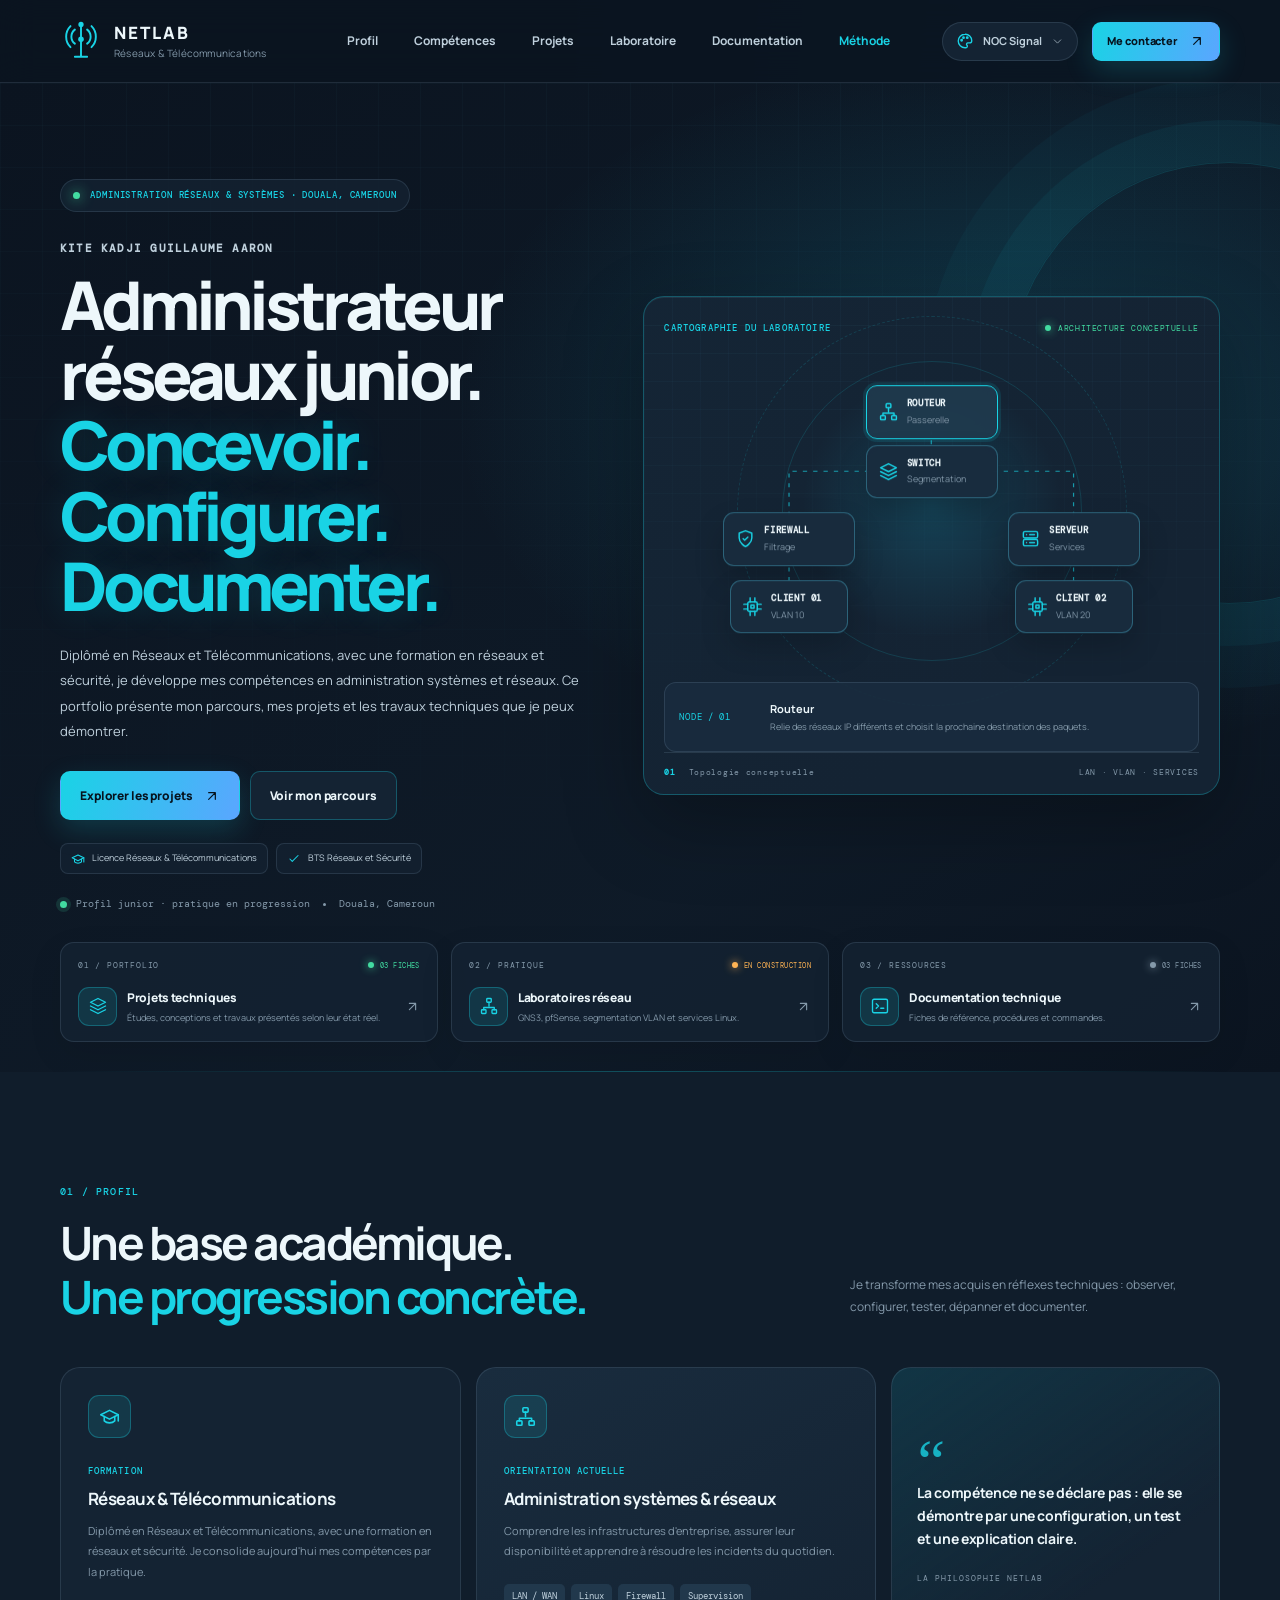
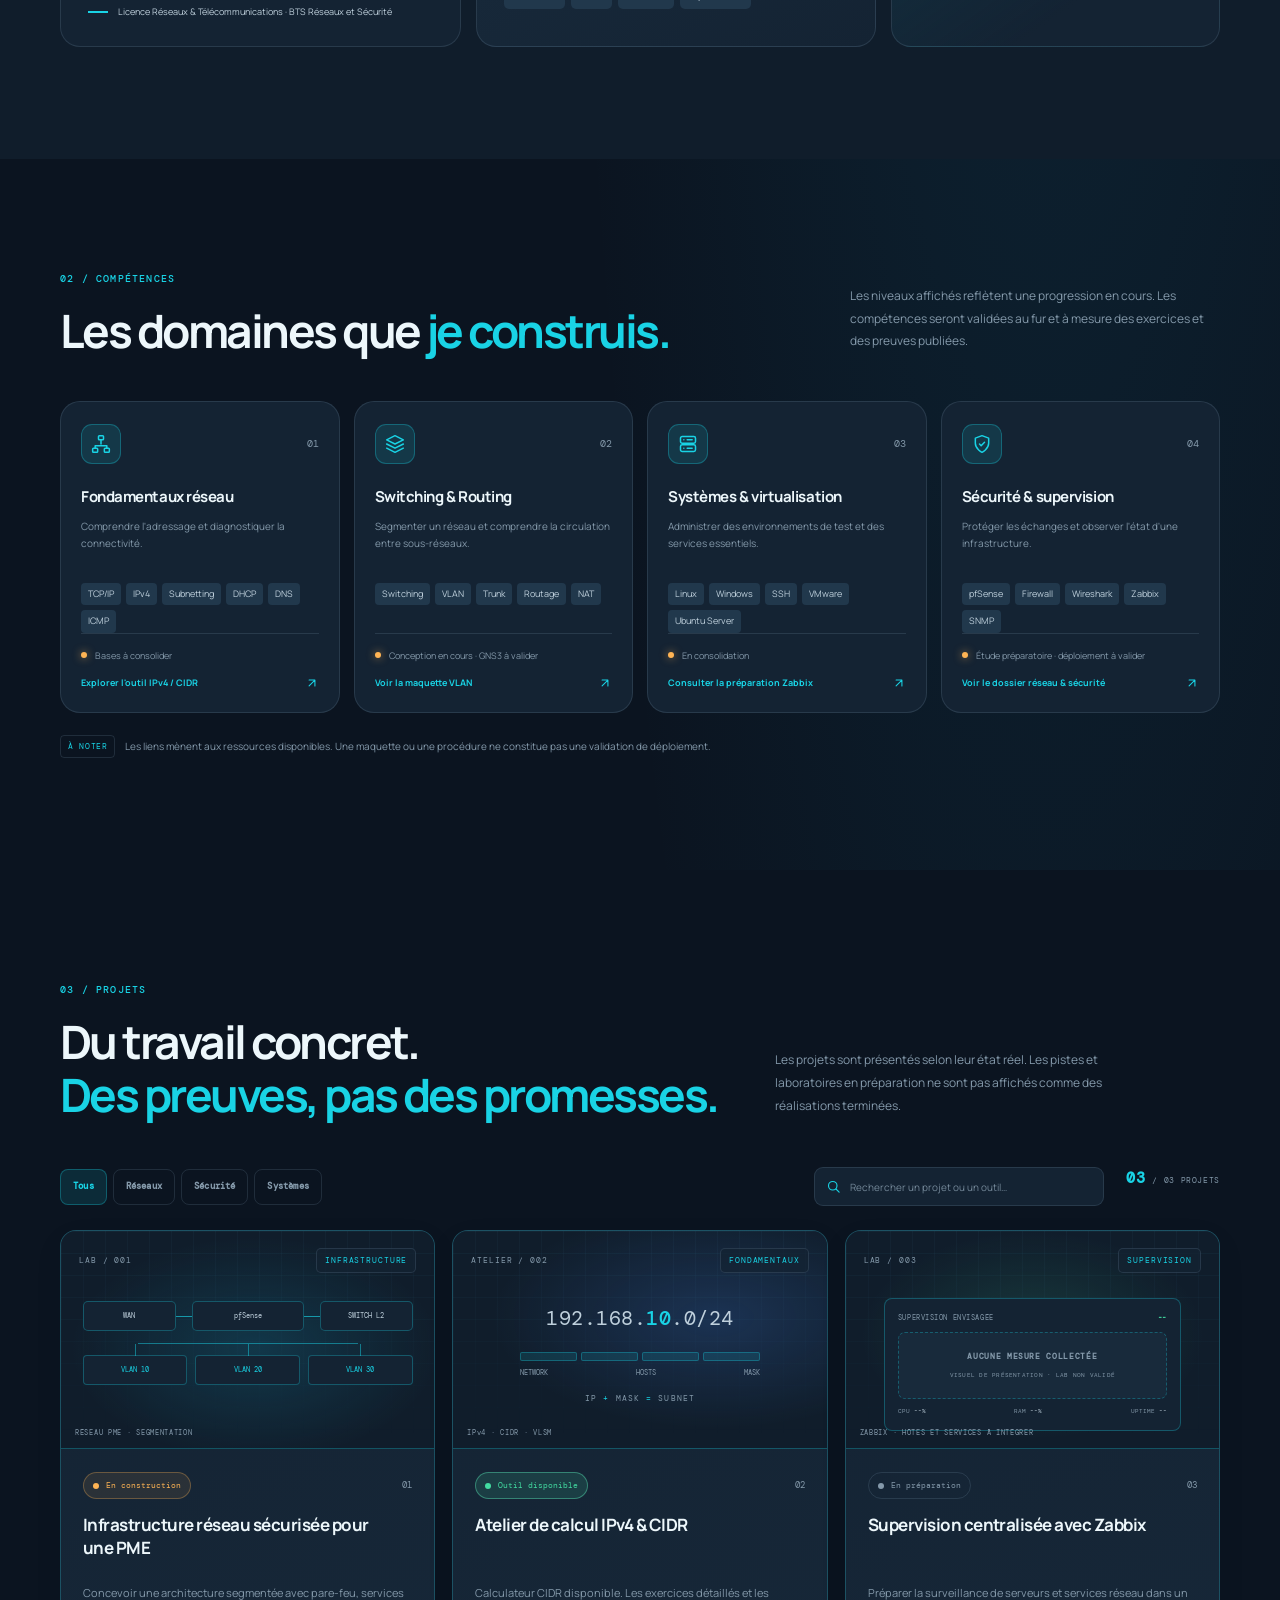
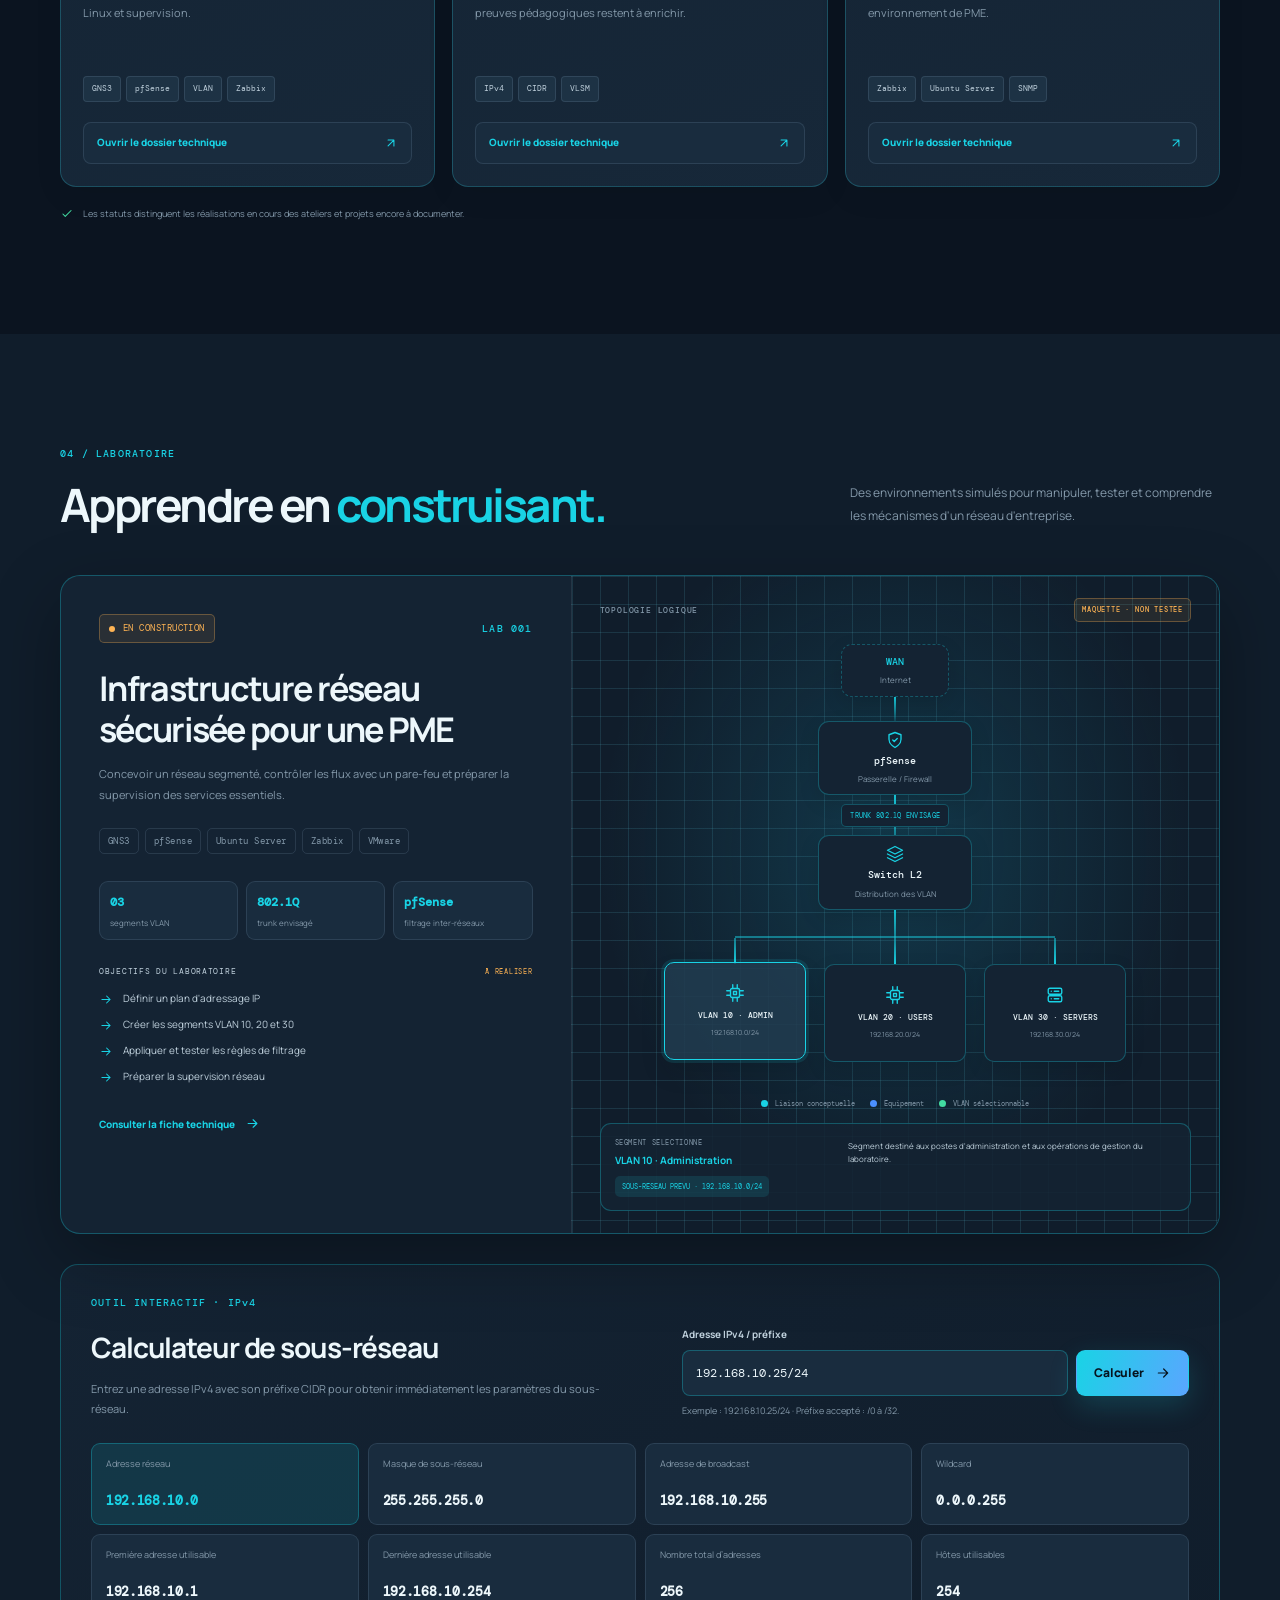
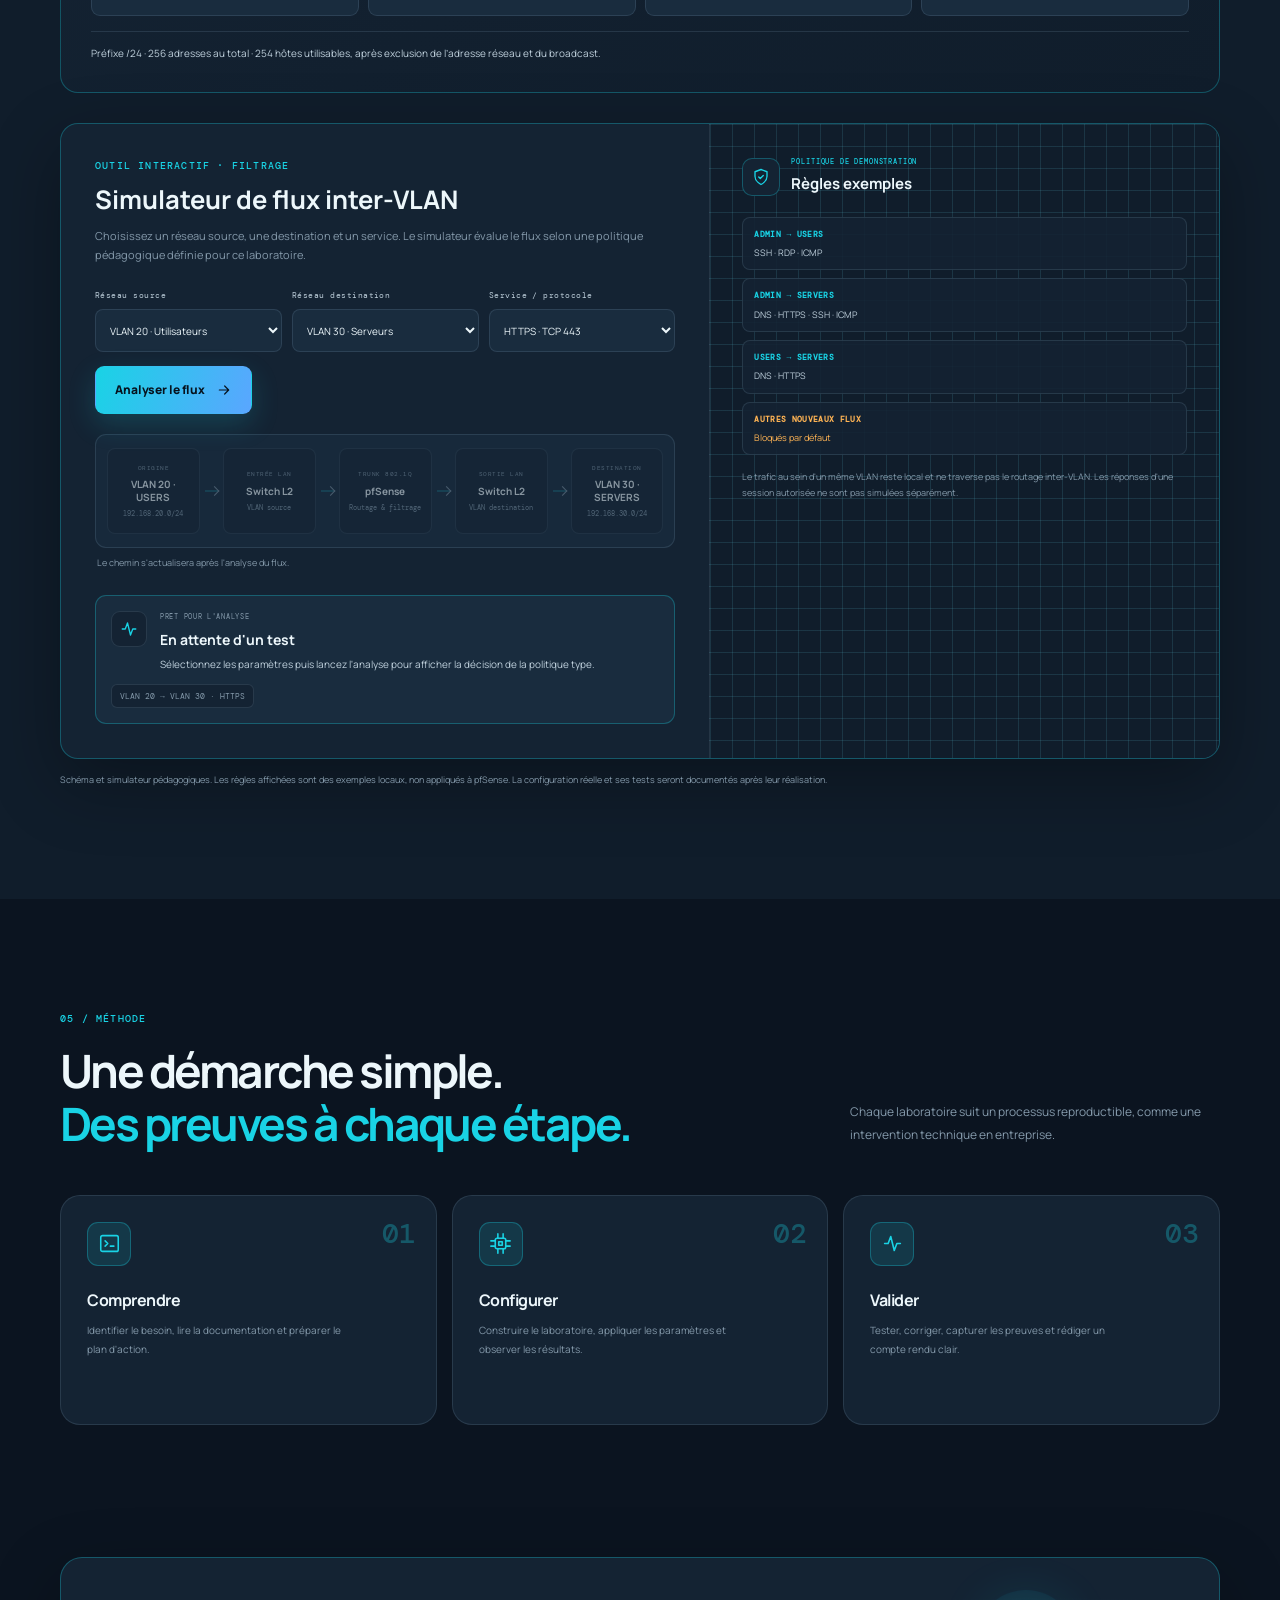
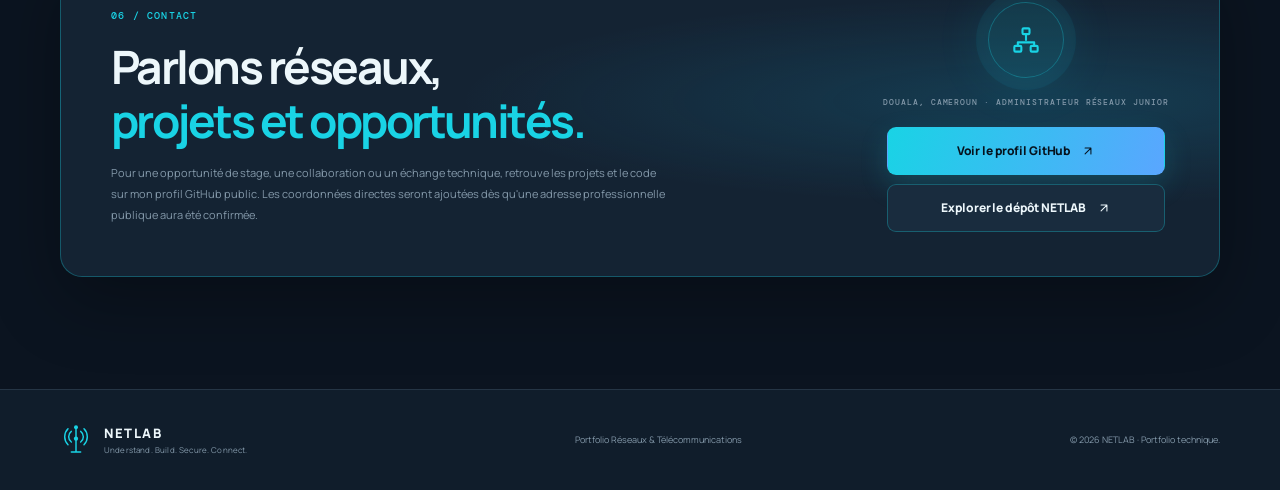
<file: index.html>
<!doctype html>
<html lang="fr" data-theme="noc">
<head>
  <meta charset="utf-8">
  <meta name="viewport" content="width=device-width, initial-scale=1">
  <meta name="description" content="Portfolio technique de Kite Kadji Guillaume Aaron, administrateur réseaux junior à Douala. Projets, compétences, laboratoires GNS3 et documentation réseaux.">
  <meta name="author" content="Kite Kadji Guillaume Aaron">
  <meta name="theme-color" content="#0B1420">
  <meta property="og:type" content="website">
  <meta property="og:locale" content="fr_CM">
  <meta property="og:site_name" content="NETLAB">
  <meta property="og:title" content="Kite Kadji Guillaume Aaron | NETLAB – Administrateur réseaux junior">
  <meta property="og:description" content="Portfolio technique de Kite Kadji Guillaume Aaron, administrateur réseaux junior à Douala. Projets, compétences, laboratoires GNS3 et documentation réseaux.">
  <meta name="twitter:card" content="summary">
  <meta name="twitter:title" content="Kite Kadji Guillaume Aaron | NETLAB – Administrateur réseaux junior">
  <meta name="twitter:description" content="Portfolio technique de Kite Kadji Guillaume Aaron, administrateur réseaux junior à Douala. Projets, compétences, laboratoires GNS3 et documentation réseaux.">
  <title>Kite Kadji Guillaume Aaron | NETLAB – Administrateur réseaux junior</title>
  <link rel="icon" type="image/svg+xml" href="assets/icons/netlab-mark.svg">
  <script type="application/ld+json">
  {
    "@context": "https://schema.org",
    "@type": "Person",
    "name": "Kite Kadji Guillaume Aaron",
    "jobTitle": "Administrateur réseaux junior",
    "description": "Portfolio technique de Kite Kadji Guillaume Aaron, administrateur réseaux junior à Douala. Projets, compétences, laboratoires GNS3 et documentation réseaux.",
    "address": {
      "@type": "PostalAddress",
      "addressLocality": "Douala",
      "addressCountry": "CM"
    },
    "knowsAbout": [
      "Réseaux informatiques",
      "Adressage IPv4 et subnetting",
      "Switching et routage",
      "Segmentation VLAN",
      "Administration Linux",
      "Sécurité réseau",
      "Supervision réseau"
    ]
  }
  </script>
  <link rel="stylesheet" href="assets/css/styles.css">
  <script>
    (() => {
      const supportedThemes = ["noc", "blueprint", "observability", "classic-dark", "classic-light"];
      const legacyThemes = { dark: "classic-dark", light: "classic-light" };
      try {
        const saved = localStorage.getItem("netlab-theme");
        const migrated = legacyThemes[saved] || saved;
        document.documentElement.dataset.theme = supportedThemes.includes(migrated) ? migrated : "noc";
      } catch (_) {
        document.documentElement.dataset.theme = "noc";
      }
    })();
  </script>
  <script src="assets/js/main.js" defer></script>
  <script src="assets/js/network-tools.js" defer></script>
</head>
<body>
  <svg class="icon-library" xmlns="http://www.w3.org/2000/svg" aria-hidden="true">
    <symbol id="i-arrow-up-right" viewBox="0 0 24 24"><path d="M7 17 17 7M7 7h10v10"/></symbol>
    <symbol id="i-arrow-right" viewBox="0 0 24 24"><path d="M5 12h14m-6-6 6 6-6 6"/></symbol>
    <symbol id="i-link" viewBox="0 0 24 24"><path d="M10 13a5 5 0 0 0 7.07 0l3-3a5 5 0 0 0-7.07-7.07l-1.72 1.72"/><path d="M14 11a5 5 0 0 0-7.07 0l-3 3A5 5 0 0 0 11 21.07l1.72-1.72"/></symbol>
    <symbol id="i-menu" viewBox="0 0 24 24"><path d="M4 7h16M4 12h16M4 17h16"/></symbol>
    <symbol id="i-close" viewBox="0 0 24 24"><path d="m6 6 12 12M18 6 6 18"/></symbol>
    <symbol id="i-sun" viewBox="0 0 24 24"><circle cx="12" cy="12" r="4"/><path d="M12 2v2m0 16v2M4.93 4.93l1.42 1.42m11.3 11.3 1.42 1.42M2 12h2m16 0h2M4.93 19.07l1.42-1.42m11.3-11.3 1.42-1.42"/></symbol>
    <symbol id="i-moon" viewBox="0 0 24 24"><path d="M20.5 14.5A8.5 8.5 0 0 1 9.5 3.5 8.5 8.5 0 1 0 20.5 14.5Z"/></symbol>
    <symbol id="i-network" viewBox="0 0 24 24"><rect x="9" y="2" width="6" height="5" rx="1"/><rect x="2" y="17" width="6" height="5" rx="1"/><rect x="16" y="17" width="6" height="5" rx="1"/><path d="M12 7v5M5 17v-3h14v3"/></symbol>
    <symbol id="i-shield" viewBox="0 0 24 24"><path d="M12 22s8-4 8-11V5l-8-3-8 3v6c0 7 8 11 8 11Z"/><path d="m9 12 2 2 4-4"/></symbol>
    <symbol id="i-server" viewBox="0 0 24 24"><rect x="3" y="3" width="18" height="8" rx="2"/><rect x="3" y="13" width="18" height="8" rx="2"/><path d="M7 7h.01M7 17h.01M11 7h6m-6 10h6"/></symbol>
    <symbol id="i-terminal" viewBox="0 0 24 24"><rect x="2" y="3" width="20" height="18" rx="2"/><path d="m7 9 3 3-3 3m6 0h4"/></symbol>
    <symbol id="i-search" viewBox="0 0 24 24"><circle cx="10.8" cy="10.8" r="6.8"/><path d="m16 16 5 5"/></symbol>
    <symbol id="i-activity" viewBox="0 0 24 24"><path d="M3 12h4l3-8 4 16 3-8h4"/></symbol>
    <symbol id="i-graduation" viewBox="0 0 24 24"><path d="m2 10 10-5 10 5-10 5-10-5Z"/><path d="M6 12v5c3 3 9 3 12 0v-5m4-2v7"/></symbol>
    <symbol id="i-layers" viewBox="0 0 24 24"><path d="m12 2 10 5-10 5L2 7l10-5Z"/><path d="m2 12 10 5 10-5M2 17l10 5 10-5"/></symbol>
    <symbol id="i-check" viewBox="0 0 24 24"><path d="m5 12 4 4L19 6"/></symbol>
    <symbol id="i-map" viewBox="0 0 24 24"><path d="m3 6 6-3 6 3 6-3v15l-6 3-6-3-6 3V6Z"/><path d="M9 3v15m6-12v15"/></symbol>
    <symbol id="i-cpu" viewBox="0 0 24 24"><rect x="6" y="6" width="12" height="12" rx="2"/><path d="M9 1v5m6-5v5M9 18v5m6-5v5M1 9h5m-5 6h5m12-6h5m-5 6h5M10 10h4v4h-4z"/></symbol>
    <symbol id="i-palette" viewBox="0 0 24 24"><path d="M12 3a9 9 0 1 0 0 18h1.2a2 2 0 0 0 1.4-3.4 1.8 1.8 0 0 1 1.3-3.1H18a3 3 0 0 0 3-3A8.5 8.5 0 0 0 12 3Z"/><circle cx="7.5" cy="11" r="1"/><circle cx="10" cy="7.5" r="1"/><circle cx="15" cy="7.5" r="1"/></symbol>
    <symbol id="i-chevron-down" viewBox="0 0 24 24"><path d="m6 9 6 6 6-6"/></symbol>
  </svg>

  <div class="page-shell">
    <header class="site-header" id="top">
      <div class="container header-inner">
        <a class="brand" href="#top" aria-label="NETLAB, accueil">
          <span class="brand-mark" aria-hidden="true">
            <svg viewBox="0 0 48 48" fill="none">
              <path d="M24 5v37M17 42h14M12 31a17 17 0 0 1 0-24M36 7a17 17 0 0 1 0 24M17 27a10 10 0 0 1 0-16M31 11a10 10 0 0 1 0 16" stroke="currentColor" stroke-width="2.2" stroke-linecap="round"/>
              <circle cx="24" cy="5" r="3" fill="currentColor"/>
              <circle cx="24" cy="22" r="3.2" fill="currentColor"/>
            </svg>
          </span>
          <span class="brand-copy">
            <strong>NETLAB</strong>
            <small>Réseaux & Télécommunications</small>
          </span>
        </a>

        <button class="icon-button menu-toggle" type="button" aria-label="Ouvrir le menu" aria-expanded="false" aria-controls="primary-nav" data-menu-toggle>
          <svg class="icon icon-menu"><use href="#i-menu"/></svg>
          <svg class="icon icon-close"><use href="#i-close"/></svg>
        </button>

        <nav class="primary-nav" id="primary-nav" data-nav>
          <a href="#profil">Profil</a>
          <a href="#competences">Compétences</a>
          <a href="#projets">Projets</a>
          <a href="#laboratoire">Laboratoire</a>
          <a href="documentation.html">Documentation</a>
          <a href="#methode">Méthode</a>
        </nav>

        <div class="header-actions">
          <div class="theme-picker" data-theme-picker>
            <button class="theme-toggle theme-picker-trigger" type="button" data-theme-trigger aria-haspopup="true" aria-expanded="false" aria-controls="theme-menu" aria-label="Choisir un thème. Thème actuel : NOC Signal">
              <svg class="icon"><use href="#i-palette"/></svg>
              <span data-theme-label>NOC Signal</span>
              <svg class="icon theme-picker-chevron"><use href="#i-chevron-down"/></svg>
            </button>
            <div class="theme-menu" id="theme-menu" data-theme-menu hidden role="group" aria-label="Thèmes visuels NETLAB">
              <p class="theme-menu-heading">IDENTITÉS NETLAB</p>
              <button class="theme-option" type="button" data-theme-option="noc" aria-pressed="true">
                <span class="theme-swatch theme-swatch-noc" aria-hidden="true"><i></i><i></i><i></i></span>
                <span class="theme-option-copy"><strong>NOC Signal</strong><small>Supervision · cyan et vert</small></span>
                <svg class="icon theme-option-check"><use href="#i-check"/></svg>
              </button>
              <button class="theme-option" type="button" data-theme-option="blueprint" aria-pressed="false">
                <span class="theme-swatch theme-swatch-blueprint" aria-hidden="true"><i></i><i></i><i></i></span>
                <span class="theme-option-copy"><strong>Blueprint Engineering</strong><small>Plans · bleu et turquoise</small></span>
                <svg class="icon theme-option-check"><use href="#i-check"/></svg>
              </button>
              <button class="theme-option" type="button" data-theme-option="observability" aria-pressed="false">
                <span class="theme-swatch theme-swatch-observability" aria-hidden="true"><i></i><i></i><i></i></span>
                <span class="theme-option-copy"><strong>Observability Graphite</strong><small>Données · violet et bleu</small></span>
                <svg class="icon theme-option-check"><use href="#i-check"/></svg>
              </button>
              <div class="theme-menu-divider"></div>
              <p class="theme-menu-heading">MODES CLASSIQUES</p>
              <button class="theme-option theme-option-compact" type="button" data-theme-option="classic-dark" aria-pressed="false">
                <span class="theme-swatch theme-swatch-classic-dark" aria-hidden="true"></span>
                <span class="theme-option-copy"><strong>Classique sombre</strong><small>Ancienne palette NETLAB</small></span>
                <svg class="icon theme-option-check"><use href="#i-check"/></svg>
              </button>
              <button class="theme-option theme-option-compact" type="button" data-theme-option="classic-light" aria-pressed="false">
                <span class="theme-swatch theme-swatch-classic-light" aria-hidden="true"></span>
                <span class="theme-option-copy"><strong>Classique clair</strong><small>Ancienne palette lumineuse</small></span>
                <svg class="icon theme-option-check"><use href="#i-check"/></svg>
              </button>
            </div>
          </div>
          <a class="button button-small button-primary header-contact" href="#contact">Me contacter <svg class="icon"><use href="#i-arrow-up-right"/></svg></a>
        </div>
      </div>
    </header>

    <main>
      <section class="hero-section section-pad">
        <div class="container hero-grid">
          <div class="hero-copy" data-reveal>
            <div class="eyebrow"><span class="eyebrow-dot"></span> ADMINISTRATION RÉSEAUX & SYSTÈMES · DOUALA, CAMEROUN</div>
            <p class="hero-kicker">KITE KADJI GUILLAUME AARON</p>
            <h1>Administrateur réseaux junior. <span>Concevoir. Configurer. Documenter.</span></h1>
            <p class="hero-description">
              Diplômé en Réseaux et Télécommunications, avec une formation en réseaux et sécurité,
              je développe mes compétences en administration systèmes et réseaux. Ce portfolio
              présente mon parcours, mes projets et les travaux techniques que je peux démontrer.
            </p>
            <div class="hero-actions">
              <a class="button button-primary" href="#projets">Explorer les projets <svg class="icon"><use href="#i-arrow-up-right"/></svg></a>
              <a class="button button-secondary" href="#profil">Voir mon parcours</a>
            </div>
            <div class="hero-credentials" aria-label="Formation académique">
              <span><svg class="icon"><use href="#i-graduation"/></svg> Licence Réseaux & Télécommunications</span>
              <span><svg class="icon"><use href="#i-check"/></svg> BTS Réseaux et Sécurité</span>
            </div>
            <div class="hero-meta">
              <span><i class="status-pulse"></i> Profil junior · pratique en progression</span>
              <span class="meta-separator"></span>
              <span>Douala, Cameroun</span>
            </div>
          </div>

          <div class="hero-visual" data-reveal data-reveal-delay="120">
            <div class="visual-topline">
              <span class="mini-label">CARTOGRAPHIE DU LABORATOIRE</span>
              <span class="live-indicator"><i></i> ARCHITECTURE CONCEPTUELLE</span>
            </div>
            <div class="network-art" role="group" aria-label="Topologie conceptuelle interactive : sélectionner un équipement pour découvrir son rôle">
              <div class="network-glow"></div>
              <svg class="network-lines" viewBox="0 0 620 430" preserveAspectRatio="none" fill="none" aria-hidden="true">
                <path d="M310 90V165 M310 165H145V250 M310 165H475V250 M145 250V335 M475 250V335" class="connection connection-main"/>
              </svg>
              <div class="network-node node-router">
                <span class="node-icon"><svg class="icon"><use href="#i-network"/></svg></span>
                <span><strong>ROUTEUR</strong><small>Passerelle</small></span>
              </div>
              <div class="network-node node-switch">
                <span class="node-icon"><svg class="icon"><use href="#i-layers"/></svg></span>
                <span><strong>SWITCH</strong><small>Segmentation</small></span>
              </div>
              <div class="network-node node-firewall">
                <span class="node-icon"><svg class="icon"><use href="#i-shield"/></svg></span>
                <span><strong>FIREWALL</strong><small>Filtrage</small></span>
              </div>
              <div class="network-node node-server">
                <span class="node-icon"><svg class="icon"><use href="#i-server"/></svg></span>
                <span><strong>SERVEUR</strong><small>Services</small></span>
              </div>
              <div class="network-node node-client node-client-a">
                <span class="node-icon"><svg class="icon"><use href="#i-cpu"/></svg></span>
                <span><strong>CLIENT 01</strong><small>VLAN 10</small></span>
              </div>
              <div class="network-node node-client node-client-b">
                <span class="node-icon"><svg class="icon"><use href="#i-cpu"/></svg></span>
                <span><strong>CLIENT 02</strong><small>VLAN 20</small></span>
              </div>
              <span class="orbit orbit-one"></span><span class="orbit orbit-two"></span>
            </div>
            <div class="topology-inspector" aria-live="polite">
              <span class="inspector-index">NODE / 01</span>
              <div><strong data-topology-title>Routeur</strong><p data-topology-role>Relie des réseaux IP différents et choisit la prochaine destination des paquets.</p></div>
            </div>
            <div class="visual-footer">
              <span><b>01</b> Topologie conceptuelle</span>
              <span>LAN · VLAN · SERVICES</span>
            </div>
          </div>
        </div>

        <div class="container hero-signal-strip" aria-label="Accès aux contenus principaux du portfolio">
          <a class="hero-signal-card signal-card-ready" href="#projets">
            <div class="signal-card-meta"><span class="signal-index">01 / PORTFOLIO</span><span class="signal-status signal-status-ready"><i></i> 03 FICHES</span></div>
            <div class="signal-card-body">
              <span class="signal-icon"><svg class="icon"><use href="#i-layers"/></svg></span>
              <span class="signal-card-copy"><strong>Projets techniques</strong><small>Études, conceptions et travaux présentés selon leur état réel.</small></span>
              <svg class="icon signal-card-arrow"><use href="#i-arrow-up-right"/></svg>
            </div>
          </a>
          <a class="hero-signal-card signal-card-progress" href="#laboratoire">
            <div class="signal-card-meta"><span class="signal-index">02 / PRATIQUE</span><span class="signal-status signal-status-progress"><i></i> EN CONSTRUCTION</span></div>
            <div class="signal-card-body">
              <span class="signal-icon"><svg class="icon"><use href="#i-network"/></svg></span>
              <span class="signal-card-copy"><strong>Laboratoires réseau</strong><small>GNS3, pfSense, segmentation VLAN et services Linux.</small></span>
              <svg class="icon signal-card-arrow"><use href="#i-arrow-up-right"/></svg>
            </div>
          </a>
          <a class="hero-signal-card signal-card-planned" href="documentation.html">
            <div class="signal-card-meta"><span class="signal-index">03 / RESSOURCES</span><span class="signal-status signal-status-planned"><i></i> 03 FICHES</span></div>
            <div class="signal-card-body">
              <span class="signal-icon"><svg class="icon"><use href="#i-terminal"/></svg></span>
              <span class="signal-card-copy"><strong>Documentation technique</strong><small>Fiches de référence, procédures et commandes.</small></span>
              <svg class="icon signal-card-arrow"><use href="#i-arrow-up-right"/></svg>
            </div>
          </a>
        </div>

        <div class="hero-bottom-line" aria-hidden="true"></div>
      </section>

      <section class="section-pad profile-section" id="profil">
        <div class="container">
          <div class="section-heading" data-reveal>
            <div>
              <p class="section-index">01 / PROFIL</p>
              <h2>Une base académique.<br><span>Une progression concrète.</span></h2>
            </div>
            <p class="section-lead">Je transforme mes acquis en réflexes techniques : observer, configurer, tester, dépanner et documenter.</p>
          </div>

          <div class="profile-grid">
            <article class="profile-card profile-main-card" data-reveal>
              <div class="card-icon"><svg class="icon"><use href="#i-graduation"/></svg></div>
              <p class="card-overline">FORMATION</p>
              <h3>Réseaux & Télécommunications</h3>
              <p>Diplômé en Réseaux et Télécommunications, avec une formation en réseaux et sécurité. Je consolide aujourd'hui mes compétences par la pratique.</p>
              <div class="card-bottom-note"><span class="accent-line"></span> Licence Réseaux & Télécommunications · BTS Réseaux et Sécurité</div>
            </article>
            <article class="profile-card profile-focus-card" data-reveal data-reveal-delay="80">
              <div class="card-icon"><svg class="icon"><use href="#i-network"/></svg></div>
              <p class="card-overline">ORIENTATION ACTUELLE</p>
              <h3>Administration systèmes & réseaux</h3>
              <p>Comprendre les infrastructures d'entreprise, assurer leur disponibilité et apprendre à résoudre les incidents du quotidien.</p>
              <div class="focus-pills"><span>LAN / WAN</span><span>Linux</span><span>Firewall</span><span>Supervision</span></div>
            </article>
            <article class="profile-note-card" data-reveal data-reveal-delay="160">
              <div class="note-mark">“</div>
              <p>La compétence ne se déclare pas : elle se démontre par une configuration, un test et une explication claire.</p>
              <span>LA PHILOSOPHIE NETLAB</span>
            </article>
          </div>
        </div>
      </section>

      <section class="section-pad skills-section" id="competences">
        <div class="container">
          <div class="section-heading" data-reveal>
            <div>
              <p class="section-index">02 / COMPÉTENCES</p>
              <h2>Les domaines que <span>je construis.</span></h2>
            </div>
            <p class="section-lead">Les niveaux affichés reflètent une progression en cours. Les compétences seront validées au fur et à mesure des exercices et des preuves publiées.</p>
          </div>

          <div class="skills-grid">
            <article class="skill-card" data-reveal>
              <div class="skill-card-head"><span class="skill-icon"><svg class="icon"><use href="#i-network"/></svg></span><span class="skill-number">01</span></div>
              <h3>Fondamentaux réseau</h3>
              <p>Comprendre l'adressage et diagnostiquer la connectivité.</p>
              <div class="skill-tags"><span>TCP/IP</span><span>IPv4</span><span>Subnetting</span><span>DHCP</span><span>DNS</span><span>ICMP</span></div>
              <div class="skill-state"><i class="state-dot state-learning"></i> Bases à consolider</div>
              <a class="skill-evidence-link" href="#project-ipv4-cidr">Explorer l'outil IPv4 / CIDR <svg class="icon"><use href="#i-arrow-up-right"/></svg></a>
            </article>
            <article class="skill-card" data-reveal data-reveal-delay="70">
              <div class="skill-card-head"><span class="skill-icon"><svg class="icon"><use href="#i-layers"/></svg></span><span class="skill-number">02</span></div>
              <h3>Switching & Routing</h3>
              <p>Segmenter un réseau et comprendre la circulation entre sous-réseaux.</p>
              <div class="skill-tags"><span>Switching</span><span>VLAN</span><span>Trunk</span><span>Routage</span><span>NAT</span></div>
              <div class="skill-state"><i class="state-dot state-learning"></i> Conception en cours · GNS3 à valider</div>
              <a class="skill-evidence-link" href="#laboratoire">Voir la maquette VLAN <svg class="icon"><use href="#i-arrow-up-right"/></svg></a>
            </article>
            <article class="skill-card" data-reveal data-reveal-delay="140">
              <div class="skill-card-head"><span class="skill-icon"><svg class="icon"><use href="#i-server"/></svg></span><span class="skill-number">03</span></div>
              <h3>Systèmes & virtualisation</h3>
              <p>Administrer des environnements de test et des services essentiels.</p>
              <div class="skill-tags"><span>Linux</span><span>Windows</span><span>SSH</span><span>VMware</span><span>Ubuntu Server</span></div>
              <div class="skill-state"><i class="state-dot state-learning"></i> En consolidation</div>
              <a class="skill-evidence-link" href="documentation.html#zabbix">Consulter la préparation Zabbix <svg class="icon"><use href="#i-arrow-up-right"/></svg></a>
            </article>
            <article class="skill-card" data-reveal data-reveal-delay="210">
              <div class="skill-card-head"><span class="skill-icon"><svg class="icon"><use href="#i-shield"/></svg></span><span class="skill-number">04</span></div>
              <h3>Sécurité & supervision</h3>
              <p>Protéger les échanges et observer l'état d'une infrastructure.</p>
              <div class="skill-tags"><span>pfSense</span><span>Firewall</span><span>Wireshark</span><span>Zabbix</span><span>SNMP</span></div>
              <div class="skill-state"><i class="state-dot state-learning"></i> Étude préparatoire · déploiement à valider</div>
              <a class="skill-evidence-link" href="documentation.html#pme">Voir le dossier réseau & sécurité <svg class="icon"><use href="#i-arrow-up-right"/></svg></a>
            </article>
          </div>
          <div class="skills-footnote"><span class="skills-footnote-label">À NOTER</span> Les liens mènent aux ressources disponibles. Une maquette ou une procédure ne constitue pas une validation de déploiement.</div>
        </div>
      </section>

      <section class="section-pad projects-section" id="projets">
        <div class="container">
          <div class="section-heading" data-reveal>
            <div><p class="section-index">03 / PROJETS</p><h2>Du travail concret.<br><span>Des preuves, pas des promesses.</span></h2></div>
            <p class="section-lead">Les projets sont présentés selon leur état réel. Les pistes et laboratoires en préparation ne sont pas affichés comme des réalisations terminées.</p>
          </div>
          <div class="project-toolbar" data-reveal>
            <div class="project-toolbar-main">
              <div class="project-filters" role="group" aria-label="Filtrer les projets par domaine">
                <button type="button" class="project-filter is-active" data-project-filter="all" aria-pressed="true">Tous</button>
                <button type="button" class="project-filter" data-project-filter="network" aria-pressed="false">Réseaux</button>
                <button type="button" class="project-filter" data-project-filter="security" aria-pressed="false">Sécurité</button>
                <button type="button" class="project-filter" data-project-filter="systems" aria-pressed="false">Systèmes</button>
              </div>
              <label class="project-search">
                <svg class="icon" aria-hidden="true"><use href="#i-search"/></svg>
                <input type="search" data-project-search placeholder="Rechercher un projet ou un outil…" autocomplete="off" aria-label="Rechercher dans les projets">
              </label>
            </div>
            <p class="project-count" aria-live="polite"><strong data-project-count>03</strong><span data-project-total> / 03 PROJETS</span></p>
          </div>
          <div class="projects-grid" id="projects-grid">
            <article class="project-card" data-project-card data-category="network security systems" data-reveal>
              <div class="project-preview project-preview-network">
                <div class="project-preview-top"><span>LAB / 001</span><span class="project-type">INFRASTRUCTURE</span></div>
                <div class="project-mini-topology" aria-label="Schéma conceptuel WAN, pfSense, switch L2 et trois VLAN">
                  <div class="mini-core"><span class="mini-node">WAN</span><i></i><span class="mini-node">pfSense</span><i></i><span class="mini-node">SWITCH L2</span></div>
                  <div class="mini-branches"><span>VLAN 10</span><span>VLAN 20</span><span>VLAN 30</span></div>
                </div>
                <span class="preview-caption">RÉSEAU PME · SEGMENTATION</span>
              </div>
              <div class="project-card-content">
                <div class="project-card-meta"><span class="project-status status-progress"><i></i> En construction</span><span class="project-number">01</span></div>
                <h3>Infrastructure réseau sécurisée pour une PME</h3>
                <p>Concevoir une architecture segmentée avec pare-feu, services Linux et supervision.</p>
                <div class="project-tags"><span>GNS3</span><span>pfSense</span><span>VLAN</span><span>Zabbix</span></div>
                <button class="project-open" type="button" data-project-open data-project-id="infrastructure-pme"
                  data-visual="network" data-title="Infrastructure réseau sécurisée pour une PME"
                  data-status="En construction" data-status-class="status-progress"
                  data-domain="Architecture réseau & sécurité"
                  data-environment="GNS3 · pfSense · Switch L2 · Ubuntu Server · VMware"
                  data-summary="Laboratoire de conception visant à segmenter un réseau de PME, contrôler les communications entre zones et préparer la supervision."
                  data-context="Une petite entreprise doit séparer les postes d'administration, les utilisateurs et les serveurs afin de limiter les accès et de mieux organiser son réseau."
                  data-goal="Concevoir puis mettre en œuvre une architecture segmentée avec un point de routage et de filtrage centralisé."
                  data-tools="GNS3|pfSense|Switch L2|VLAN 802.1Q|Ubuntu Server|Zabbix (phase ultérieure)"
                  data-objectives="Finaliser le plan d'adressage et les passerelles|Construire la topologie et créer les VLAN 10, 20 et 30|Valider le trunk et le routage inter-VLAN|Appliquer des règles de filtrage minimales|Tester les flux autorisés et refusés|Préparer l'installation de la supervision"
                  data-evidence="Le schéma actuellement publié est conceptuel. La topologie GNS3, les règles pfSense et les tests de connectivité ne sont pas encore présentés comme validés. Les captures et résultats seront ajoutés après exécution."
                  data-next="Construire LAB 001 dans GNS3, vérifier d'abord la connectivité des liens et des VLAN, puis tester les passerelles et les règles une par une."
                  data-doc-link="documentation.html#pme">Ouvrir le dossier technique <svg class="icon"><use href="#i-arrow-up-right"/></svg></button>
              </div>
            </article>
            <article class="project-card" data-project-card data-category="network" data-reveal data-reveal-delay="80">
              <div class="project-preview project-preview-ip">
                <div class="project-preview-top"><span>ATELIER / 002</span><span class="project-type">FONDAMENTAUX</span></div>
                <div class="ip-visual"><div class="ip-address">192.168.<b>10</b>.0/24</div><div class="subnet-bars"><i></i><i></i><i></i><i></i></div><div class="subnet-labels"><span>NETWORK</span><span>HOSTS</span><span>MASK</span></div><div class="ip-equation">IP <b>+</b> MASK <b>=</b> SUBNET</div></div>
                <span class="preview-caption">IPv4 · CIDR · VLSM</span>
              </div>
              <div class="project-card-content">
                <div class="project-card-meta"><span class="project-status status-ready"><i></i> Outil disponible</span><span class="project-number">02</span></div>
                <h3>Atelier de calcul IPv4 & CIDR</h3>
                <p>Calculateur CIDR disponible. Les exercices détaillés et les preuves pédagogiques restent à enrichir.</p>
                <div class="project-tags"><span>IPv4</span><span>CIDR</span><span>VLSM</span></div>
                <button class="project-open" type="button" data-project-open data-project-id="ipv4-cidr"
                  data-visual="ipv4" data-title="Atelier de calcul IPv4 & CIDR"
                  data-status="Outil disponible · preuves à enrichir" data-status-class="status-ready"
                  data-domain="Fondamentaux réseau · outil pédagogique"
                  data-environment="HTML · CSS · JavaScript · calcul local dans le navigateur"
                  data-summary="Outil interactif permettant de calculer les paramètres d'un sous-réseau IPv4 à partir d'une adresse et d'un préfixe CIDR."
                  data-context="Le dimensionnement d'un réseau nécessite de déterminer les adresses réseau, les masques, les broadcasts et les plages d'hôtes utilisables."
                  data-goal="Mettre à disposition un calculateur pédagogique et formaliser une série d'exercices vérifiables sur l'adressage IPv4."
                  data-tools="IPv4|CIDR|Masque|Broadcast|Wildcard|Préfixes /31 et /32"
                  data-objectives="Présenter des cas de calcul documentés|Ajouter des exercices de subnetting et de VLSM|Vérifier les résultats sur des exemples de référence|Publier des captures et explications pas à pas"
                  data-evidence="Le calculateur est disponible sur le site et effectue les calculs localement. La galerie de cas pratiques, les exercices VLSM et les preuves détaillées restent à enrichir. L'outil ne remplace pas la validation d'une configuration sur un réseau réel."
                  data-next="Ajouter plusieurs scénarios d'adressage avec le raisonnement détaillé, puis confronter les résultats à des vérifications indépendantes."
                  data-doc-link="documentation.html#ipv4">Ouvrir le dossier technique <svg class="icon"><use href="#i-arrow-up-right"/></svg></button>
              </div>
            </article>
            <article class="project-card" data-project-card data-category="security systems" data-reveal data-reveal-delay="160">
              <div class="project-preview project-preview-monitor">
                <div class="project-preview-top"><span>LAB / 003</span><span class="project-type">SUPERVISION</span></div>
                <div class="monitor-visual"><div class="monitor-header"><span>SUPERVISION ENVISAGÉE</span><b>--</b></div><div class="monitor-empty-state"><strong>AUCUNE MESURE COLLECTÉE</strong><span>VISUEL DE PRÉSENTATION · LAB NON VALIDÉ</span></div><div class="monitor-metrics"><span>CPU <b>--%</b></span><span>RAM <b>--%</b></span><span>UPTIME <b>--</b></span></div></div>
                <span class="preview-caption">ZABBIX · HÔTES ET SERVICES À INTÉGRER</span>
              </div>
              <div class="project-card-content">
                <div class="project-card-meta"><span class="project-status status-planned"><i></i> En préparation</span><span class="project-number">03</span></div>
                <h3>Supervision centralisée avec Zabbix</h3>
                <p>Préparer la surveillance de serveurs et services réseau dans un environnement de PME.</p>
                <div class="project-tags"><span>Zabbix</span><span>Ubuntu Server</span><span>SNMP</span></div>
                <button class="project-open" type="button" data-project-open data-project-id="zabbix-supervision"
                  data-visual="zabbix" data-title="Supervision centralisée avec Zabbix"
                  data-status="En préparation" data-status-class="status-planned"
                  data-domain="Systèmes · supervision & observabilité"
                  data-environment="Ubuntu Server · Zabbix Server · Agents Linux/Windows (cible)"
                  data-summary="Projet de laboratoire destiné à préparer la surveillance centralisée de serveurs et de services dans une infrastructure de PME."
                  data-context="Une infrastructure nécessite une visibilité sur la disponibilité des hôtes, les ressources système et l'état des services pour détecter les incidents."
                  data-goal="Préparer une plateforme Zabbix, intégrer des hôtes et définir des alertes compréhensibles et vérifiables."
                  data-tools="Zabbix|Ubuntu Server|Zabbix Agent|SNMP (selon équipement)|Telegram (envisagé)"
                  data-objectives="Stabiliser l'installation du serveur Zabbix|Configurer l'interface et la base de données|Enregistrer un premier hôte Linux|Ajouter un hôte Windows avec agent|Surveiller les ressources et les services|Tester un déclencheur et une notification"
                  data-evidence="Le périmètre et les composants sont identifiés, mais aucune collecte de métriques, disponibilité d'hôte ou notification ne doit être considérée comme démontrée dans cette fiche tant que les tests et captures correspondants ne sont pas publiés."
                  data-next="Stabiliser l'installation sur Ubuntu Server, vérifier l'accès à l'interface web et documenter l'enregistrement du premier hôte."
                  data-doc-link="documentation.html#zabbix">Ouvrir le dossier technique <svg class="icon"><use href="#i-arrow-up-right"/></svg></button>
              </div>
            </article>
          </div>
          <div class="projects-empty" data-project-empty role="status" hidden>
            <span class="projects-empty-icon"><svg class="icon"><use href="#i-search"/></svg></span>
            <strong>Aucun projet trouvé</strong>
            <p>Essaie un autre mot-clé ou retire les filtres actifs.</p>
            <button class="project-reset" type="button" data-project-reset>Effacer les filtres</button>
          </div>
          <p class="projects-note"><svg class="icon"><use href="#i-check"/></svg> Les statuts distinguent les réalisations en cours des ateliers et projets encore à documenter.</p>
        </div>
      </section>

      <section class="section-pad lab-section" id="laboratoire">
        <div class="container">
          <div class="section-heading" data-reveal>
            <div>
              <p class="section-index">04 / LABORATOIRE</p>
              <h2>Apprendre en <span>construisant.</span></h2>
            </div>
            <p class="section-lead">Des environnements simulés pour manipuler, tester et comprendre les mécanismes d'un réseau d'entreprise.</p>
          </div>

          <article class="featured-lab" data-reveal>
            <div class="lab-content">
              <div class="lab-label-row"><span class="lab-status"><i></i> EN CONSTRUCTION</span><span class="mini-label">LAB 001</span></div>
              <h3>Infrastructure réseau sécurisée pour une PME</h3>
              <p class="lab-description">Concevoir un réseau segmenté, contrôler les flux avec un pare-feu et préparer la supervision des services essentiels.</p>
              <div class="tech-stack"><span>GNS3</span><span>pfSense</span><span>Ubuntu Server</span><span>Zabbix</span><span>VMware</span></div>
              <div class="lab-facts" aria-label="Périmètre architectural prévu">
                <div><strong>03</strong><span>segments VLAN</span></div>
                <div><strong>802.1Q</strong><span>trunk envisagé</span></div>
                <div><strong>pfSense</strong><span>filtrage inter-réseaux</span></div>
              </div>
              <div class="lab-objectives-block">
                <div class="lab-objectives-heading"><span>OBJECTIFS DU LABORATOIRE</span><small>À RÉALISER</small></div>
                <div class="lab-objectives">
                  <div><svg class="icon"><use href="#i-arrow-right"/></svg><span>Définir un plan d'adressage IP</span></div>
                  <div><svg class="icon"><use href="#i-arrow-right"/></svg><span>Créer les segments VLAN 10, 20 et 30</span></div>
                  <div><svg class="icon"><use href="#i-arrow-right"/></svg><span>Appliquer et tester les règles de filtrage</span></div>
                  <div><svg class="icon"><use href="#i-arrow-right"/></svg><span>Préparer la supervision réseau</span></div>
                </div>
              </div>

              <a class="text-link" href="documentation.html#pme">Consulter la fiche technique <svg class="icon"><use href="#i-arrow-right"/></svg></a>
            </div>
            <div class="lab-visual" role="group" aria-label="Topologie logique conceptuelle interactive : sélectionnez un VLAN pour afficher son rôle et son sous-réseau">
              <div class="lab-visual-header"><span>TOPOLOGIE LOGIQUE</span><span>MAQUETTE · NON TESTÉE</span></div>
              <div class="topology topology-pme">
                <div class="topo-core">
                  <div class="topo-node topo-internet"><span>WAN</span><small>Internet</small></div>
                  <div class="topo-link topo-link-vertical" aria-hidden="true"></div>
                  <div class="topo-node topo-firewall"><svg class="icon"><use href="#i-shield"/></svg><span>pfSense</span><small>Passerelle / Firewall</small></div>
                  <div class="topo-trunk-link" aria-label="Liaison trunk 802.1Q envisagée entre pfSense et le switch">
                    <span>TRUNK 802.1Q ENVISAGÉ</span>
                  </div>
                  <div class="topo-node topo-switch"><svg class="icon"><use href="#i-layers"/></svg><span>Switch L2</span><small>Distribution des VLAN</small></div>
                </div>

                <div class="topo-branch-bus" aria-hidden="true"></div>

                <div class="topo-branches" aria-label="Segments réseau prévus">
                  <div class="topo-branch">
                    <span class="topo-branch-drop" aria-hidden="true"></span>
                    <button class="topo-node topo-small topo-vlan-button" type="button" data-vlan-node data-title="VLAN 10 · Administration" data-subnet="192.168.10.0/24" data-role="Segment destiné aux postes d'administration et aux opérations de gestion du laboratoire." aria-pressed="true"><svg class="icon"><use href="#i-cpu"/></svg><span>VLAN 10 · ADMIN</span><small>192.168.10.0/24</small></button>
                  </div>
                  <div class="topo-branch">
                    <span class="topo-branch-drop" aria-hidden="true"></span>
                    <button class="topo-node topo-small topo-vlan-button" type="button" data-vlan-node data-title="VLAN 20 · Utilisateurs" data-subnet="192.168.20.0/24" data-role="Segment prévu pour les postes utilisateurs. Les accès aux autres réseaux seront définis par les règles de filtrage." aria-pressed="false"><svg class="icon"><use href="#i-cpu"/></svg><span>VLAN 20 · USERS</span><small>192.168.20.0/24</small></button>
                  </div>
                  <div class="topo-branch">
                    <span class="topo-branch-drop" aria-hidden="true"></span>
                    <button class="topo-node topo-small topo-vlan-button" type="button" data-vlan-node data-title="VLAN 30 · Serveurs" data-subnet="192.168.30.0/24" data-role="Segment réservé aux serveurs et services internes, avec des accès à limiter selon les besoins." aria-pressed="false"><svg class="icon"><use href="#i-server"/></svg><span>VLAN 30 · SERVERS</span><small>192.168.30.0/24</small></button>
                  </div>
                </div>
              </div>
              <div class="topology-legend"><span><i class="legend-cyan"></i> Liaison conceptuelle</span><span><i class="legend-blue"></i> Équipement</span><span><i class="legend-vlan"></i> VLAN sélectionnable</span></div>
              <div class="vlan-inspector" aria-live="polite">
                <div class="vlan-inspector-heading">
                  <span>SEGMENT SÉLECTIONNÉ</span>
                  <strong data-vlan-title>VLAN 10 · Administration</strong>
                </div>
                <p data-vlan-role>Segment destiné aux postes d'administration et aux opérations de gestion du laboratoire.</p>
                <span class="vlan-subnet" data-vlan-subnet>SOUS-RÉSEAU PRÉVU · 192.168.10.0/24</span>
              </div>
            </div>
          </article>

          <section class="subnet-tool" aria-labelledby="subnet-tool-title" data-subnet-tool>
            <div class="subnet-tool-intro">
              <div class="subnet-tool-heading">
                <p class="mini-label">OUTIL INTERACTIF · IPv4</p>
                <h3 id="subnet-tool-title">Calculateur de sous-réseau</h3>
                <p>Entrez une adresse IPv4 avec son préfixe CIDR pour obtenir immédiatement les paramètres du sous-réseau.</p>
              </div>
              <form class="subnet-form" data-subnet-form novalidate>
                <label for="subnet-cidr">Adresse IPv4 / préfixe</label>
                <div class="subnet-input-row">
                  <input id="subnet-cidr" name="subnet" type="text" value="192.168.10.25/24" inputmode="text" autocomplete="off" autocapitalize="off" spellcheck="false" aria-describedby="subnet-help subnet-error">
                  <button class="button button-primary" type="submit">Calculer <svg class="icon"><use href="#i-arrow-right"/></svg></button>
                </div>
                <p class="subnet-help" id="subnet-help">Exemple : 192.168.10.25/24 · Préfixe accepté : /0 à /32.</p>
                <p class="subnet-error" id="subnet-error" data-subnet-error role="alert" hidden></p>
              </form>
            </div>

            <div class="subnet-results" data-subnet-results aria-live="polite" aria-label="Résultats du calcul">
              <article class="subnet-metric subnet-metric-primary">
                <span>Adresse réseau</span>
                <strong data-subnet-network>192.168.10.0</strong>
              </article>
              <article class="subnet-metric">
                <span>Masque de sous-réseau</span>
                <strong data-subnet-mask>255.255.255.0</strong>
              </article>
              <article class="subnet-metric">
                <span>Adresse de broadcast</span>
                <strong data-subnet-broadcast>192.168.10.255</strong>
              </article>
              <article class="subnet-metric">
                <span>Wildcard</span>
                <strong data-subnet-wildcard>0.0.0.255</strong>
              </article>
              <article class="subnet-metric">
                <span>Première adresse utilisable</span>
                <strong data-subnet-first>192.168.10.1</strong>
              </article>
              <article class="subnet-metric">
                <span>Dernière adresse utilisable</span>
                <strong data-subnet-last>192.168.10.254</strong>
              </article>
              <article class="subnet-metric">
                <span>Nombre total d’adresses</span>
                <strong data-subnet-total>256</strong>
              </article>
              <article class="subnet-metric">
                <span>Hôtes utilisables</span>
                <strong data-subnet-usable>254</strong>
              </article>
            </div>
            <p class="subnet-note" data-subnet-note>Préfixe /24 · 256 adresses au total · 254 hôtes utilisables dans un sous-réseau IPv4 classique.</p>
          </section>

          <section class="flow-simulator" data-flow-simulator aria-labelledby="flow-simulator-title">
            <div class="flow-simulator-main">
              <div class="flow-simulator-heading">
                <p class="mini-label">OUTIL INTERACTIF · FILTRAGE</p>
                <h3 id="flow-simulator-title">Simulateur de flux inter-VLAN</h3>
                <p>Choisissez un réseau source, une destination et un service. Le simulateur évalue le flux selon une politique pédagogique définie pour ce laboratoire.</p>
              </div>

              <form class="flow-form" data-flow-form>
                <div class="flow-fields">
                  <div class="flow-field">
                    <label for="flow-source">Réseau source</label>
                    <select id="flow-source" name="source" data-flow-source>
                      <option value="10">VLAN 10 · Administration</option>
                      <option value="20" selected>VLAN 20 · Utilisateurs</option>
                      <option value="30">VLAN 30 · Serveurs</option>
                    </select>
                  </div>
                  <div class="flow-field">
                    <label for="flow-destination">Réseau destination</label>
                    <select id="flow-destination" name="destination" data-flow-destination>
                      <option value="10">VLAN 10 · Administration</option>
                      <option value="20">VLAN 20 · Utilisateurs</option>
                      <option value="30" selected>VLAN 30 · Serveurs</option>
                    </select>
                  </div>
                  <div class="flow-field flow-field-service">
                    <label for="flow-service">Service / protocole</label>
                    <select id="flow-service" name="service" data-flow-service>
                      <option value="dns">DNS · TCP/UDP 53</option>
                      <option value="https" selected>HTTPS · TCP 443</option>
                      <option value="ssh">SSH · TCP 22</option>
                      <option value="rdp">RDP · TCP 3389</option>
                      <option value="icmp">ICMP · Echo</option>
                    </select>
                  </div>
                </div>
                <button class="button button-primary flow-submit" type="submit">Analyser le flux <svg class="icon"><use href="#i-arrow-right"/></svg></button>
              </form>

              <div class="flow-path" data-flow-path data-state="idle" aria-label="Chemin logique conceptuel d'un flux entre deux VLAN">
                <div class="flow-path-step" data-flow-step="source">
                  <span>ORIGINE</span><strong data-flow-source-label>VLAN 20 · USERS</strong><small data-flow-source-subnet>192.168.20.0/24</small>
                </div>
                <span class="flow-path-link" data-flow-link aria-hidden="true"></span>
                <div class="flow-path-step" data-flow-step="switch-entry">
                  <span>ENTRÉE LAN</span><strong>Switch L2</strong><small>VLAN source</small>
                </div>
                <span class="flow-path-link" data-flow-link aria-hidden="true"></span>
                <div class="flow-path-step" data-flow-step="gateway">
                  <span>TRUNK 802.1Q</span><strong>pfSense</strong><small>Routage & filtrage</small>
                </div>
                <span class="flow-path-link" data-flow-link aria-hidden="true"></span>
                <div class="flow-path-step" data-flow-step="switch-exit">
                  <span>SORTIE LAN</span><strong>Switch L2</strong><small>VLAN destination</small>
                </div>
                <span class="flow-path-link" data-flow-link aria-hidden="true"></span>
                <div class="flow-path-step" data-flow-step="destination">
                  <span>DESTINATION</span><strong data-flow-destination-label>VLAN 30 · SERVERS</strong><small data-flow-destination-subnet>192.168.30.0/24</small>
                </div>
              </div>
              <p class="flow-path-caption" data-flow-path-caption>Le chemin s'actualisera après l'analyse du flux.</p>

              <div class="flow-result" data-flow-result data-state="idle" role="status" aria-live="polite">
                <span class="flow-result-symbol" aria-hidden="true"><svg class="icon"><use href="#i-activity"/></svg></span>
                <div class="flow-result-copy">
                  <span class="flow-result-kicker" data-flow-kicker>PRÊT POUR L'ANALYSE</span>
                  <strong data-flow-verdict>En attente d'un test</strong>
                  <p data-flow-explanation>Sélectionnez les paramètres puis lancez l'analyse pour afficher la décision de la politique type.</p>
                </div>
                <code class="flow-result-detail" data-flow-detail>VLAN 20 → VLAN 30 · HTTPS</code>
              </div>
            </div>

            <aside class="flow-policy" aria-label="Règles de la politique pédagogique">
              <div class="flow-policy-heading">
                <span class="flow-policy-mark"><svg class="icon"><use href="#i-shield"/></svg></span>
                <div><p class="mini-label">POLITIQUE DE DÉMONSTRATION</p><h4>Règles exemples</h4></div>
              </div>
              <ul class="flow-rules">
                <li><strong>ADMIN → USERS</strong><span>SSH · RDP · ICMP</span></li>
                <li><strong>ADMIN → SERVERS</strong><span>DNS · HTTPS · SSH · ICMP</span></li>
                <li><strong>USERS → SERVERS</strong><span>DNS · HTTPS</span></li>
                <li class="flow-rule-default"><strong>AUTRES NOUVEAUX FLUX</strong><span>Bloqués par défaut</span></li>
              </ul>
              <p class="flow-policy-note">Le trafic au sein d'un même VLAN reste local et ne traverse pas le routage inter-VLAN. Les réponses d'une session autorisée ne sont pas simulées séparément.</p>
            </aside>
          </section>

          <p class="lab-disclaimer">Schéma et simulateur pédagogiques. Les règles affichées sont des exemples locaux, non appliqués à pfSense. La configuration réelle et ses tests seront documentés après leur réalisation.</p>
        </div>
      </section>

      <section class="section-pad method-section" id="methode">
        <div class="container">
          <div class="section-heading" data-reveal>
            <div>
              <p class="section-index">05 / MÉTHODE</p>
              <h2>Une démarche simple.<br><span>Des preuves à chaque étape.</span></h2>
            </div>
            <p class="section-lead">Chaque laboratoire suit un processus reproductible, comme une intervention technique en entreprise.</p>
          </div>
          <div class="method-grid">
            <article class="method-step" data-reveal>
              <span class="method-index">01</span>
              <div class="method-icon"><svg class="icon"><use href="#i-terminal"/></svg></div>
              <h3>Comprendre</h3>
              <p>Identifier le besoin, lire la documentation et préparer le plan d'action.</p>
            </article>
            <article class="method-step" data-reveal data-reveal-delay="90">
              <span class="method-index">02</span>
              <div class="method-icon"><svg class="icon"><use href="#i-cpu"/></svg></div>
              <h3>Configurer</h3>
              <p>Construire le laboratoire, appliquer les paramètres et observer les résultats.</p>
            </article>
            <article class="method-step" data-reveal data-reveal-delay="180">
              <span class="method-index">03</span>
              <div class="method-icon"><svg class="icon"><use href="#i-activity"/></svg></div>
              <h3>Valider</h3>
              <p>Tester, corriger, capturer les preuves et rédiger un compte rendu clair.</p>
            </article>
          </div>
        </div>
      </section>

      <section class="contact-section section-pad" id="contact">
        <div class="container">
          <div class="contact-panel" data-reveal>
            <div>
              <p class="section-index">06 / CONTACT</p>
              <h2>Parlons réseaux,<br><span>projets et opportunités.</span></h2>
              <p>Pour une opportunité de stage, une collaboration ou un échange technique, retrouve les projets et le code sur mon profil GitHub public. Les coordonnées directes seront ajoutées dès qu'une adresse professionnelle publique aura été confirmée.</p>
            </div>
            <div class="contact-side">
              <span class="contact-orbit"><svg class="icon"><use href="#i-network"/></svg></span>
              <span class="contact-side-label">DOUALA, CAMEROUN · ADMINISTRATEUR RÉSEAUX JUNIOR</span>
              <div class="contact-actions">
                <a class="button button-primary" href="https://github.com/biggyseven" target="_blank" rel="noopener noreferrer">Voir le profil GitHub <svg class="icon"><use href="#i-arrow-up-right"/></svg></a>
                <a class="button button-secondary" href="https://github.com/biggyseven/netlab" target="_blank" rel="noopener noreferrer">Explorer le dépôt NETLAB <svg class="icon"><use href="#i-arrow-up-right"/></svg></a>
              </div>
            </div>
          </div>
        </div>
      </section>
    </main>

    <footer class="site-footer">
      <div class="container footer-inner">
        <a class="brand footer-brand" href="#top">
          <span class="brand-mark" aria-hidden="true"><svg viewBox="0 0 48 48" fill="none"><path d="M24 5v37M17 42h14M12 31a17 17 0 0 1 0-24M36 7a17 17 0 0 1 0 24M17 27a10 10 0 0 1 0-16M31 11a10 10 0 0 1 0 16" stroke="currentColor" stroke-width="2.2" stroke-linecap="round"/><circle cx="24" cy="5" r="3" fill="currentColor"/><circle cx="24" cy="22" r="3.2" fill="currentColor"/></svg></span>
          <span class="brand-copy"><strong>NETLAB</strong><small>Understand. Build. Secure. Connect.</small></span>
        </a>
        <p>Portfolio Réseaux & Télécommunications</p>
        <span class="footer-copy">© <span data-year></span> NETLAB · Portfolio technique.</span>
      </div>
    </footer>

    <script id="netlab-evidence-catalog" type="application/json">
    {
      "infrastructure-pme": {
        "media": [],
        "pending": [
          {
            "category": "Architecture",
            "title": "Topologie GNS3 complète",
            "detail": "Vue d'ensemble du laboratoire avec équipements, interfaces et liaisons réellement configurés."
          },
          {
            "category": "Commutation",
            "title": "VLAN et trunk",
            "detail": "Sortie de commande ou configuration montrant les VLAN et le trunk effectivement actifs."
          },
          {
            "category": "Sécurité",
            "title": "Interfaces et règles pfSense",
            "detail": "Interfaces et règles appliquées, après masquage des informations sensibles."
          },
          {
            "category": "Tests",
            "title": "Flux autorisés et bloqués",
            "detail": "Résultats datés des tests, accompagnés si possible des journaux correspondants."
          }
        ]
      },
      "ipv4-cidr": {
        "media": [],
        "pending": [
          {
            "category": "Cas /24",
            "title": "Calcul d'un sous-réseau classique",
            "detail": "Adresse de départ, préfixe, réseau, broadcast, masque et plage d'hôtes visibles."
          },
          {
            "category": "Cas /31",
            "title": "Liaison point à point",
            "detail": "Cas /31 expliqué, avec le traitement spécifique des deux adresses."
          },
          {
            "category": "Cas /32",
            "title": "Route hôte",
            "detail": "Cas /32 illustrant une seule adresse et son usage."
          },
          {
            "category": "Validation",
            "title": "Entrée invalide ou limite",
            "detail": "Comportement du calculateur face à une adresse ou un préfixe incorrect."
          }
        ]
      },
      "zabbix-supervision": {
        "media": [],
        "pending": [
          {
            "category": "Inventaire",
            "title": "Hôtes enregistrés",
            "detail": "Liste réelle des hôtes disponibles dans Zabbix, avec adresses sensibles masquées."
          },
          {
            "category": "Collecte",
            "title": "Latest data",
            "detail": "Valeurs CPU, mémoire ou disponibilité avec horodatage visible."
          },
          {
            "category": "Agents",
            "title": "Agents Linux et Windows",
            "detail": "État réel des agents et dernière communication avec le serveur."
          },
          {
            "category": "Alertes",
            "title": "Déclencheur et notification",
            "detail": "Événement de test et notification reçue, sans token ni identifiant privé."
          }
        ]
      }
    }
    </script>

    <script id="netlab-case-studies" type="application/json">
    {
      "infrastructure-pme": {
        "stateLabel": "Conception documentée · laboratoire à construire",
        "summary": "Le dossier décrit l'architecture cible WAN → pfSense → switch L2 et les VLAN 10/20/30. Cette conception reste une maquette : la topologie GNS3, le trunk, les règles pfSense et les tests de flux doivent encore être exécutés et vérifiés.",
        "stages": [
          {
            "state": "described",
            "title": "Cadrage de l'architecture",
            "detail": "Le périmètre PME, la séparation des zones et le rôle du pare-feu central sont décrits dans le dossier technique. Le schéma publié reste conceptuel.",
            "deliverable": "Schéma logique et objectifs du laboratoire."
          },
          {
            "state": "planned",
            "title": "Construction de la topologie GNS3",
            "detail": "Créer les équipements, les relier, identifier les interfaces et vérifier l'état de chaque lien avant de poursuivre.",
            "deliverable": "Projet GNS3 ouvert avec topologie et interfaces identifiées."
          },
          {
            "state": "planned",
            "title": "Segmentation VLAN et trunk 802.1Q",
            "detail": "Créer les VLAN 10, 20 et 30, affecter les ports d'accès et établir le trunk vers l'équipement de routage.",
            "deliverable": "Configuration VLAN/trunk et vérification des ports."
          },
          {
            "state": "planned",
            "title": "Routage et règles pfSense",
            "detail": "Configurer les interfaces ou sous-interfaces prévues, les passerelles et les règles selon le principe du moindre privilège.",
            "deliverable": "Captures des interfaces et règles appliquées, après masquage des données sensibles."
          },
          {
            "state": "verify",
            "title": "Tests des flux autorisés et bloqués",
            "detail": "Tester la connectivité de chaque segment, les services autorisés et les accès qui doivent être refusés. Compléter les tests par les journaux utiles.",
            "deliverable": "Matrice de tests avec résultats réellement observés."
          },
          {
            "state": "planned",
            "title": "Compte rendu et preuves",
            "detail": "Documenter les écarts, les corrections, les limites constatées et les captures qui permettent de reproduire les vérifications.",
            "deliverable": "Dossier final avec captures, commandes et résultats."
          }
        ]
      },
      "ipv4-cidr": {
        "stateLabel": "Outil disponible · exercices à enrichir",
        "summary": "Le calculateur IPv4/CIDR est intégré au portfolio et réalise ses calculs dans le navigateur. Les préfixes /31 et /32 disposent d'un traitement dédié. Les études de cas VLSM guidées et les captures explicatives restent à compléter.",
        "stages": [
          {
            "state": "available",
            "title": "Calculateur IPv4/CIDR",
            "detail": "L'outil calcule le réseau, le masque, le broadcast, le wildcard, les plages d'adresses et les nombres d'adresses/hôtes utilisables.",
            "deliverable": "Calculateur disponible dans la section Laboratoire."
          },
          {
            "state": "available",
            "title": "Traitement des préfixes /31 et /32",
            "detail": "Les cas point à point /31 et route hôte /32 sont pris en compte séparément des sous-réseaux classiques.",
            "deliverable": "Logique dédiée intégrée à l'outil JavaScript."
          },
          {
            "state": "planned",
            "title": "Exercices progressifs et VLSM",
            "detail": "Ajouter des scénarios guidés, avec le raisonnement du découpage, les besoins en hôtes et le contrôle des plages obtenues.",
            "deliverable": "Série d'exercices corrigés et vérifiables."
          },
          {
            "state": "planned",
            "title": "Vérification et captures pédagogiques",
            "detail": "Confronter les cas représentatifs à des calculs indépendants et publier des captures annotées du raisonnement et des résultats.",
            "deliverable": "Jeu de cas de référence et captures associées."
          }
        ]
      },
      "zabbix-supervision": {
        "stateLabel": "Préparation documentée · déploiement à valider",
        "summary": "Le périmètre de supervision, les hôtes cibles et les flux réseau sont préparés dans la documentation. L'installation du serveur, l'enregistrement des agents, la collecte et les notifications ne sont pas encore déclarés opérationnels.",
        "stages": [
          {
            "state": "prepared",
            "title": "Définition du périmètre de supervision",
            "detail": "Les cibles Linux et Windows, les équipements SNMP envisagés et les contrôles attendus sont identifiés.",
            "deliverable": "Périmètre fonctionnel et flux/ports à autoriser."
          },
          {
            "state": "planned",
            "title": "Installation du serveur Zabbix",
            "detail": "Stabiliser l'installation sur Ubuntu Server, choisir les versions compatibles et vérifier les services et l'interface Web.",
            "deliverable": "Serveur accessible, services démarrés et versions consignées."
          },
          {
            "state": "planned",
            "title": "Enregistrement des agents",
            "detail": "Intégrer un premier hôte Linux puis un hôte Windows, configurer les agents et vérifier leur disponibilité depuis le serveur.",
            "deliverable": "Hôtes enregistrés et agents joignables."
          },
          {
            "state": "verify",
            "title": "Collecte des métriques et déclencheurs",
            "detail": "Contrôler la réception de données récentes, créer un événement de test et confirmer que le déclencheur suit le comportement attendu.",
            "deliverable": "Écrans Latest data et historique d'un déclencheur testé."
          },
          {
            "state": "planned",
            "title": "Notification et compte rendu",
            "detail": "Tester le canal de notification retenu, vérifier la réception et documenter la configuration sans publier de secrets.",
            "deliverable": "Preuve de notification reçue et procédure reproductible."
          }
        ]
      }
    }
    </script>

    <dialog class="project-dialog" data-project-dialog aria-labelledby="project-dialog-title">
      <div class="project-dialog-inner">
        <div class="dialog-topline">
          <span class="mini-label">DOSSIER TECHNIQUE <i></i> NETLAB / PROJETS</span>
          <div class="dialog-actions">
            <button class="dialog-copy-link" type="button" data-copy-project-link aria-label="Copier le lien de ce dossier">
              <svg class="icon"><use href="#i-link"/></svg><span data-copy-project-link-label>Partager le dossier</span>
            </button>
            <button class="dialog-close" type="button" data-dialog-close aria-label="Fermer le dossier projet"><svg class="icon"><use href="#i-close"/></svg></button>
          </div>
        </div>

        <div class="dialog-hero">
          <div class="dialog-hero-copy">
            <p class="dialog-project-index" data-dialog-index>PROJET / 01</p>
            <span class="project-status status-progress" data-dialog-status><i></i> En construction</span>
            <h2 id="project-dialog-title" data-dialog-title>Dossier projet</h2>
            <p class="dialog-summary" data-dialog-summary></p>
            <div class="dialog-overview">
              <div><span>DOMAINE</span><strong data-dialog-domain></strong></div>
              <div><span>ENVIRONNEMENT</span><strong data-dialog-environment></strong></div>
            </div>
          </div>

          <div class="dialog-visual" data-dialog-visual data-visual="network" role="img" aria-label="Aperçu conceptuel de l'infrastructure PME">
            <div class="dialog-art dialog-art-network" data-dialog-art="network">
              <div class="art-topline"><span>ARCHITECTURE LOGIQUE</span><span>CONCEPT</span></div>
              <div class="art-network-core">
                <span class="art-node">WAN / INTERNET</span>
                <i></i>
                <span class="art-node art-node-firewall">pfSense <small>ROUTAGE · FILTRAGE</small></span>
                <i></i>
                <span class="art-node">SWITCH L2</span>
                <div class="art-branch-line"></div>
                <div class="art-vlans">
                  <span><b>10</b> ADMIN</span>
                  <span><b>20</b> USERS</span>
                  <span><b>30</b> SERVERS</span>
                </div>
              </div>
              <p class="art-footnote">TRUNK 802.1Q ENVISAGÉ · NON TESTÉ</p>
            </div>

            <div class="dialog-art dialog-art-ipv4" data-dialog-art="ipv4" hidden>
              <div class="art-topline"><span>LECTURE D'ADRESSAGE</span><span>EXEMPLE</span></div>
              <div class="art-ip-address">192.168.10.25<span>/24</span></div>
              <div class="art-ip-octets"><b>192</b><b>168</b><b>10</b><b>25</b></div>
              <div class="art-ip-meta">
                <div><span>RÉSEAU</span><strong>192.168.10.0</strong></div>
                <div><span>BROADCAST</span><strong>192.168.10.255</strong></div>
                <div><span>MASQUE</span><strong>255.255.255.0</strong></div>
                <div><span>HÔTES CLASSIQUES</span><strong>254</strong></div>
              </div>
              <p class="art-footnote">CAS PÉDAGOGIQUE · /24</p>
            </div>

            <div class="dialog-art dialog-art-zabbix" data-dialog-art="zabbix" hidden>
              <div class="art-topline"><span>SUPERVISION ENVISAGÉE</span><span>NO DATA</span></div>
              <div class="art-host-list">
                <div><span class="art-host-icon">L</span><strong>Ubuntu Server</strong><small>HÔTE À INTÉGRER</small><b>--</b></div>
                <div><span class="art-host-icon">W</span><strong>Windows</strong><small>AGENT À CONFIGURER</small><b>--</b></div>
                <div><span class="art-host-icon">N</span><strong>Équipement réseau</strong><small>SNMP À ÉTUDIER</small><b>--</b></div>
              </div>
              <div class="art-no-data"><span></span> AUCUNE MÉTRIQUE COLLECTÉE</div>
              <p class="art-footnote">VISUEL DE PRÉSENTATION · PAS DE MESURE RÉELLE</p>
            </div>
          </div>
        </div>

        <div class="dialog-dossier-grid">
          <section class="dialog-dossier-section">
            <p class="mini-label">01 / CONTEXTE</p>
            <p data-dialog-context></p>
            <h3>Objectif technique</h3>
            <p data-dialog-goal></p>
          </section>
          <section class="dialog-dossier-section">
            <p class="mini-label">02 / ENVIRONNEMENT TECHNIQUE</p>
            <div class="dialog-tools" data-dialog-tools></div>
          </section>
          <section class="dialog-dossier-section dialog-deliverables">
            <p class="mini-label">03 / DÉMARCHE ET LIVRABLES</p>
            <ol class="dialog-objectives" data-dialog-objectives></ol>
          </section>
          <section class="dialog-proof-section" aria-labelledby="dialog-proof-title">
            <div class="dialog-proof-heading">
              <p class="mini-label" id="dialog-proof-title">04 / GALERIE DE PREUVES</p>
              <span class="proof-count" data-proof-count>0 média publié</span>
            </div>
            <p data-dialog-evidence></p>
            <div class="proof-gallery" data-proof-gallery aria-live="polite"></div>
            <div class="proof-pending-wrap" data-proof-pending-wrap hidden>
              <p class="mini-label">ÉLÉMENTS À COLLECTER</p>
              <ul class="proof-pending-list" data-proof-pending></ul>
            </div>
          </section>
        </div>

        <section class="dialog-case-study" aria-labelledby="dialog-case-study-title">
          <div class="case-study-heading">
            <div>
              <p class="mini-label" id="dialog-case-study-title">05 / PARCOURS DE L'ÉTUDE DE CAS</p>
              <h3>Étapes, livrables et état d'avancement</h3>
            </div>
            <span class="case-study-step-count" data-case-study-count>0 étape</span>
          </div>
          <div class="case-study-current">
            <span class="case-study-current-label">ÉTAT ACTUEL DU DOSSIER</span>
            <strong data-case-study-state></strong>
            <p data-case-study-summary></p>
          </div>
          <ol class="case-study-timeline" data-case-study-timeline aria-live="polite"></ol>
          <p class="case-study-note">Les étapes indiquées comme disponibles ou préparées décrivent uniquement ce qui existe dans le portfolio. Les essais à venir ne sont pas comptés comme des résultats obtenus.</p>
        </section>

        <section class="dialog-next-step">
          <p class="mini-label">06 / PROCHAINE ÉTAPE</p>
          <p data-dialog-next></p>
        </section>
        <a class="button button-secondary dialog-doc-link" data-dialog-doc-link href="documentation.html" hidden>Consulter la documentation <svg class="icon"><use href="#i-arrow-up-right"/></svg></a>
        <p class="dialog-footnote">Les résultats ne seront annoncés comme validés qu'avec une configuration exécutée et des éléments de preuve correspondants.</p>
      </div>
    </dialog>

    <dialog class="evidence-lightbox" data-evidence-lightbox aria-labelledby="evidence-lightbox-title">
      <div class="evidence-lightbox-inner">
        <div class="evidence-lightbox-toolbar">
          <div>
            <p class="mini-label">PREUVE TECHNIQUE</p>
            <h2 id="evidence-lightbox-title" data-evidence-lightbox-title>Capture technique</h2>
          </div>
          <button class="dialog-close evidence-lightbox-close" type="button" data-evidence-lightbox-close aria-label="Fermer l'aperçu agrandi">
            <svg class="icon"><use href="#i-close"/></svg>
          </button>
        </div>
        <figure class="evidence-lightbox-figure">
          <img data-evidence-lightbox-image alt="">
          <figcaption data-evidence-lightbox-caption></figcaption>
        </figure>
        <p class="evidence-lightbox-hint">Appuie sur Échap ou utilise le bouton de fermeture pour revenir au dossier.</p>
      </div>
    </dialog>
  </div>
</body>
</html>
</file>
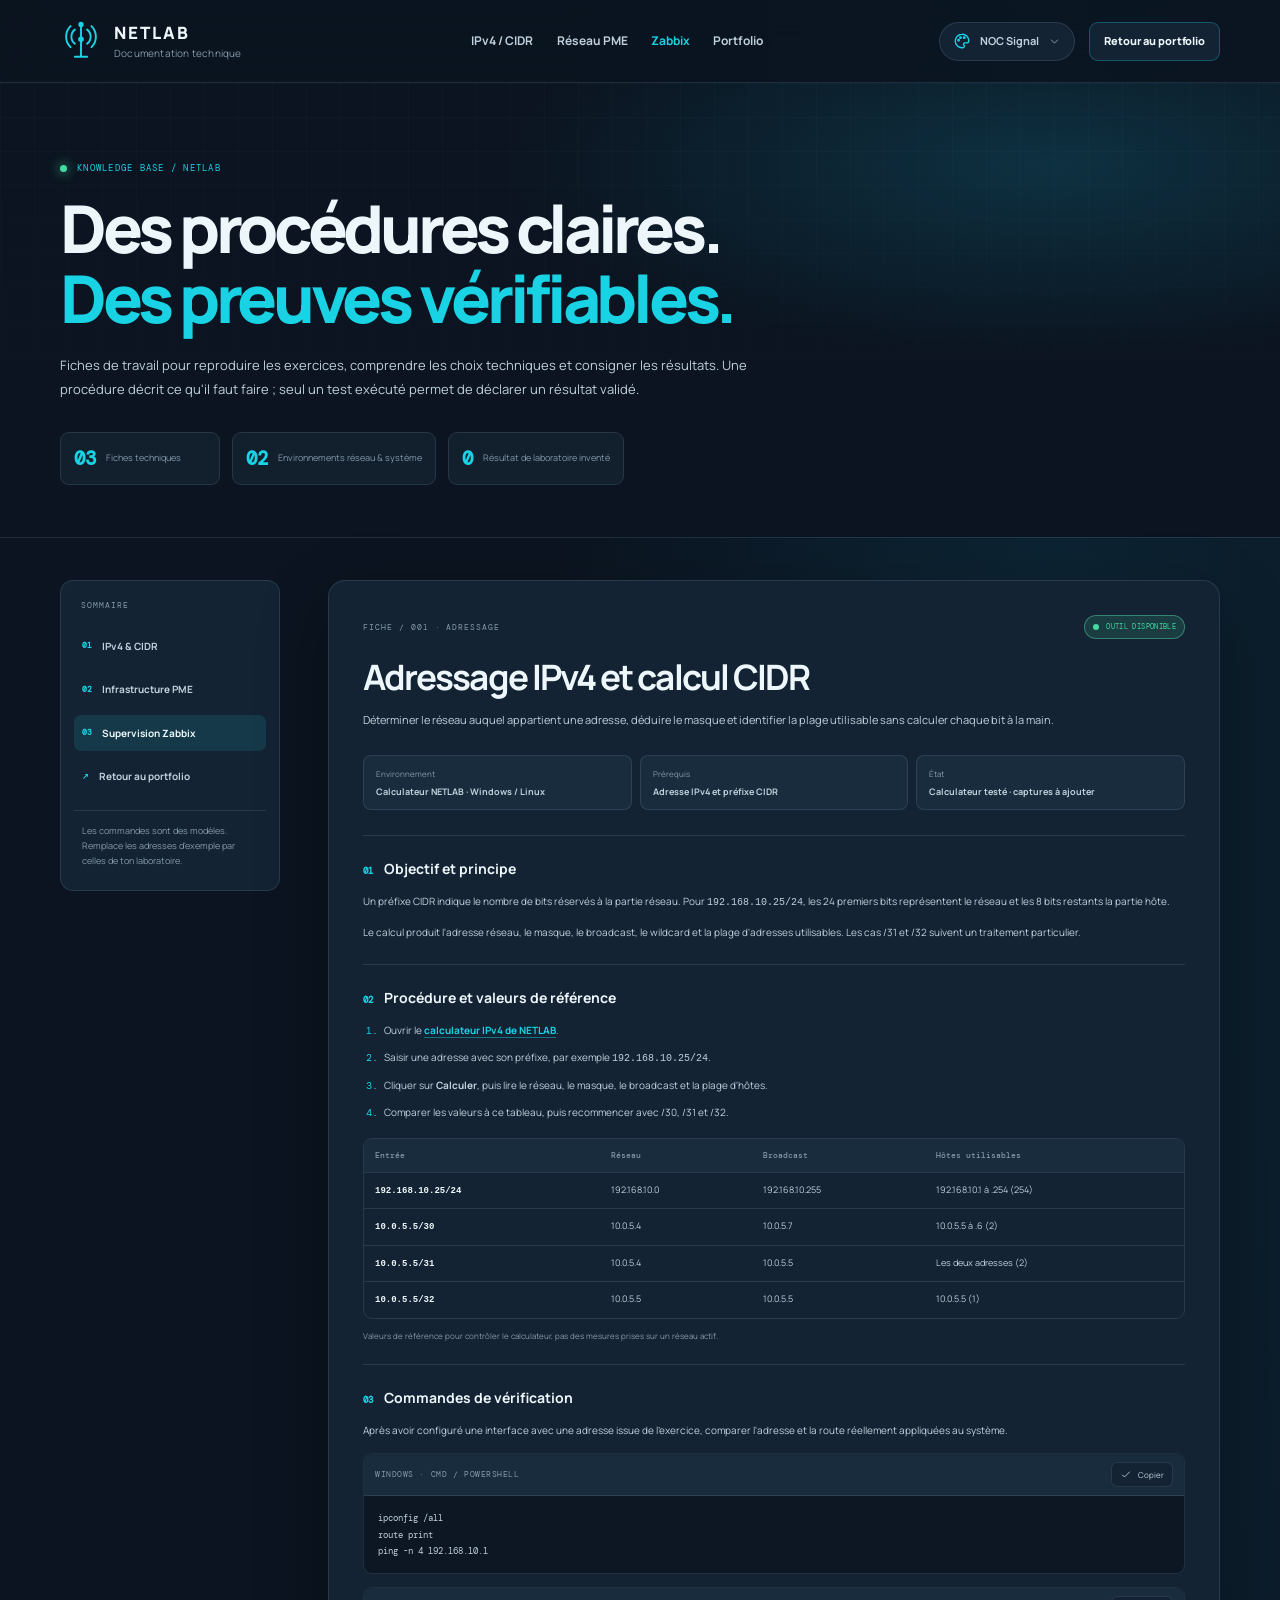
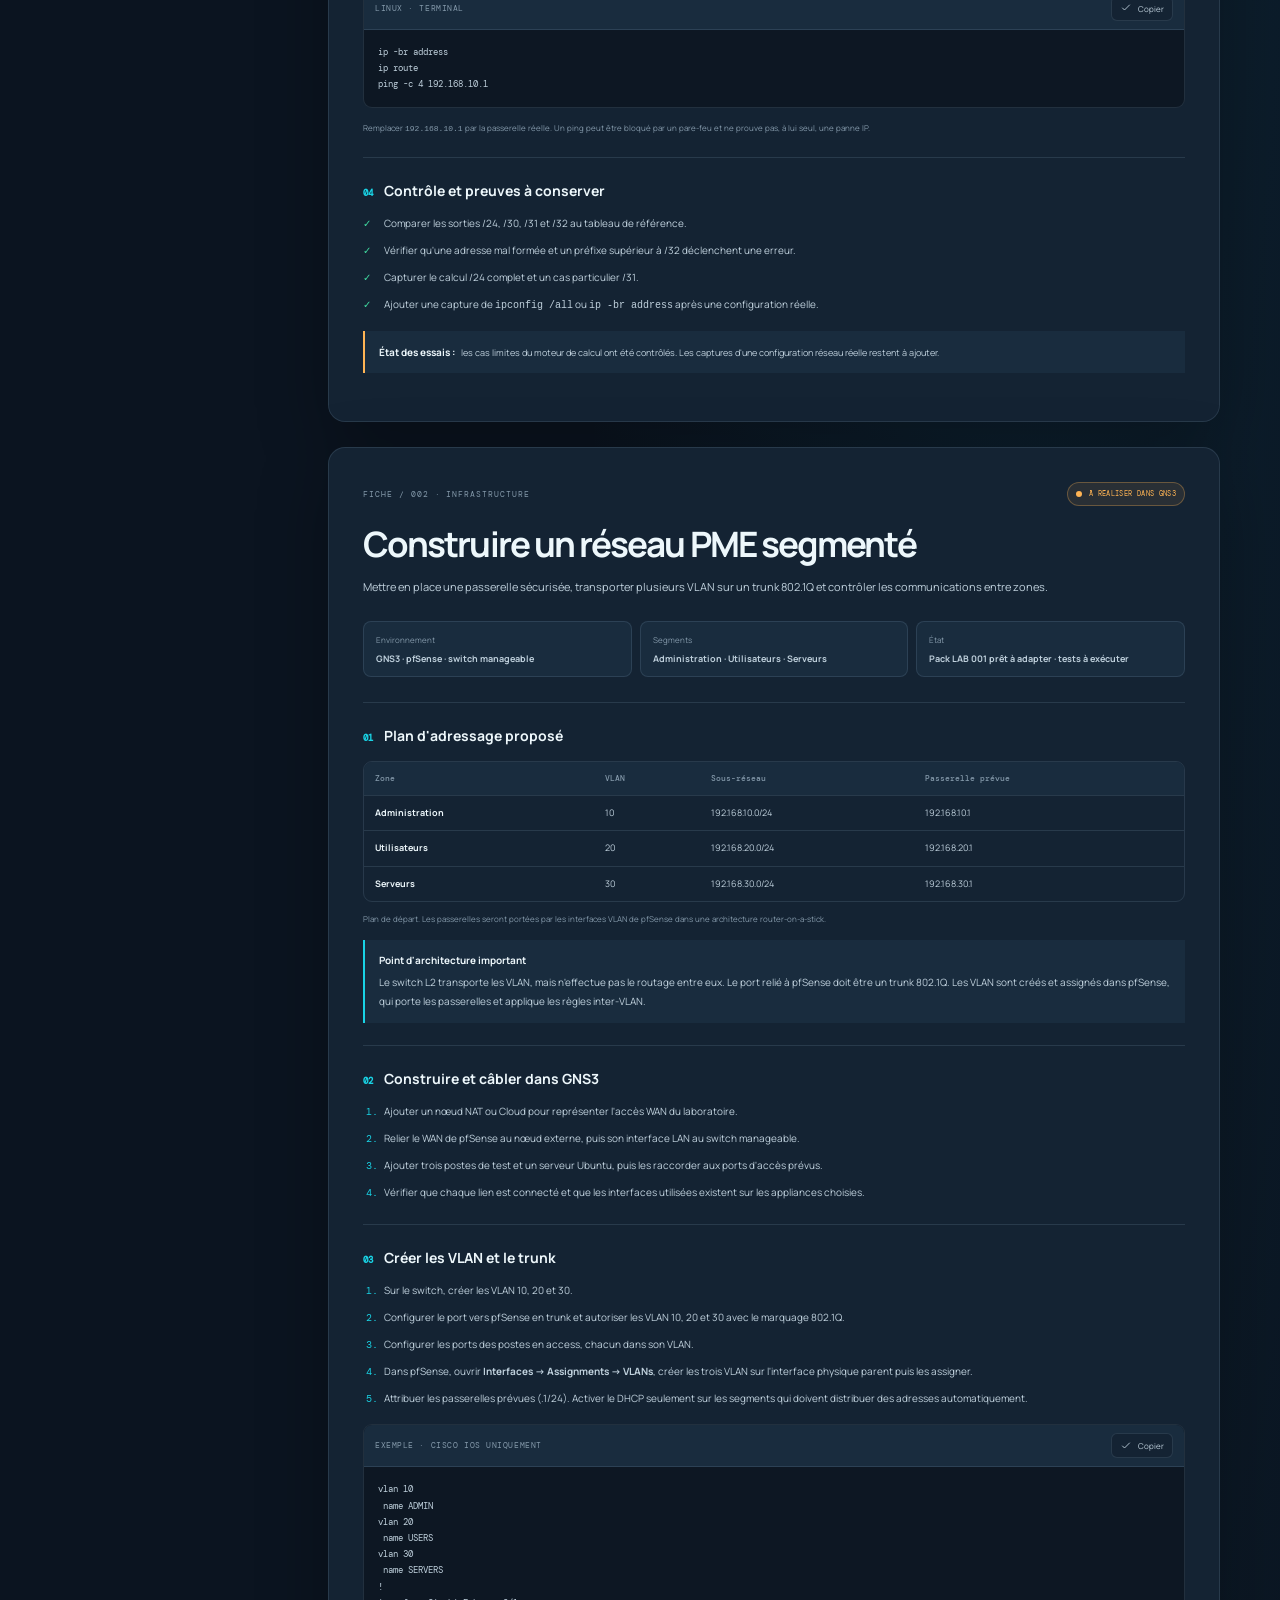
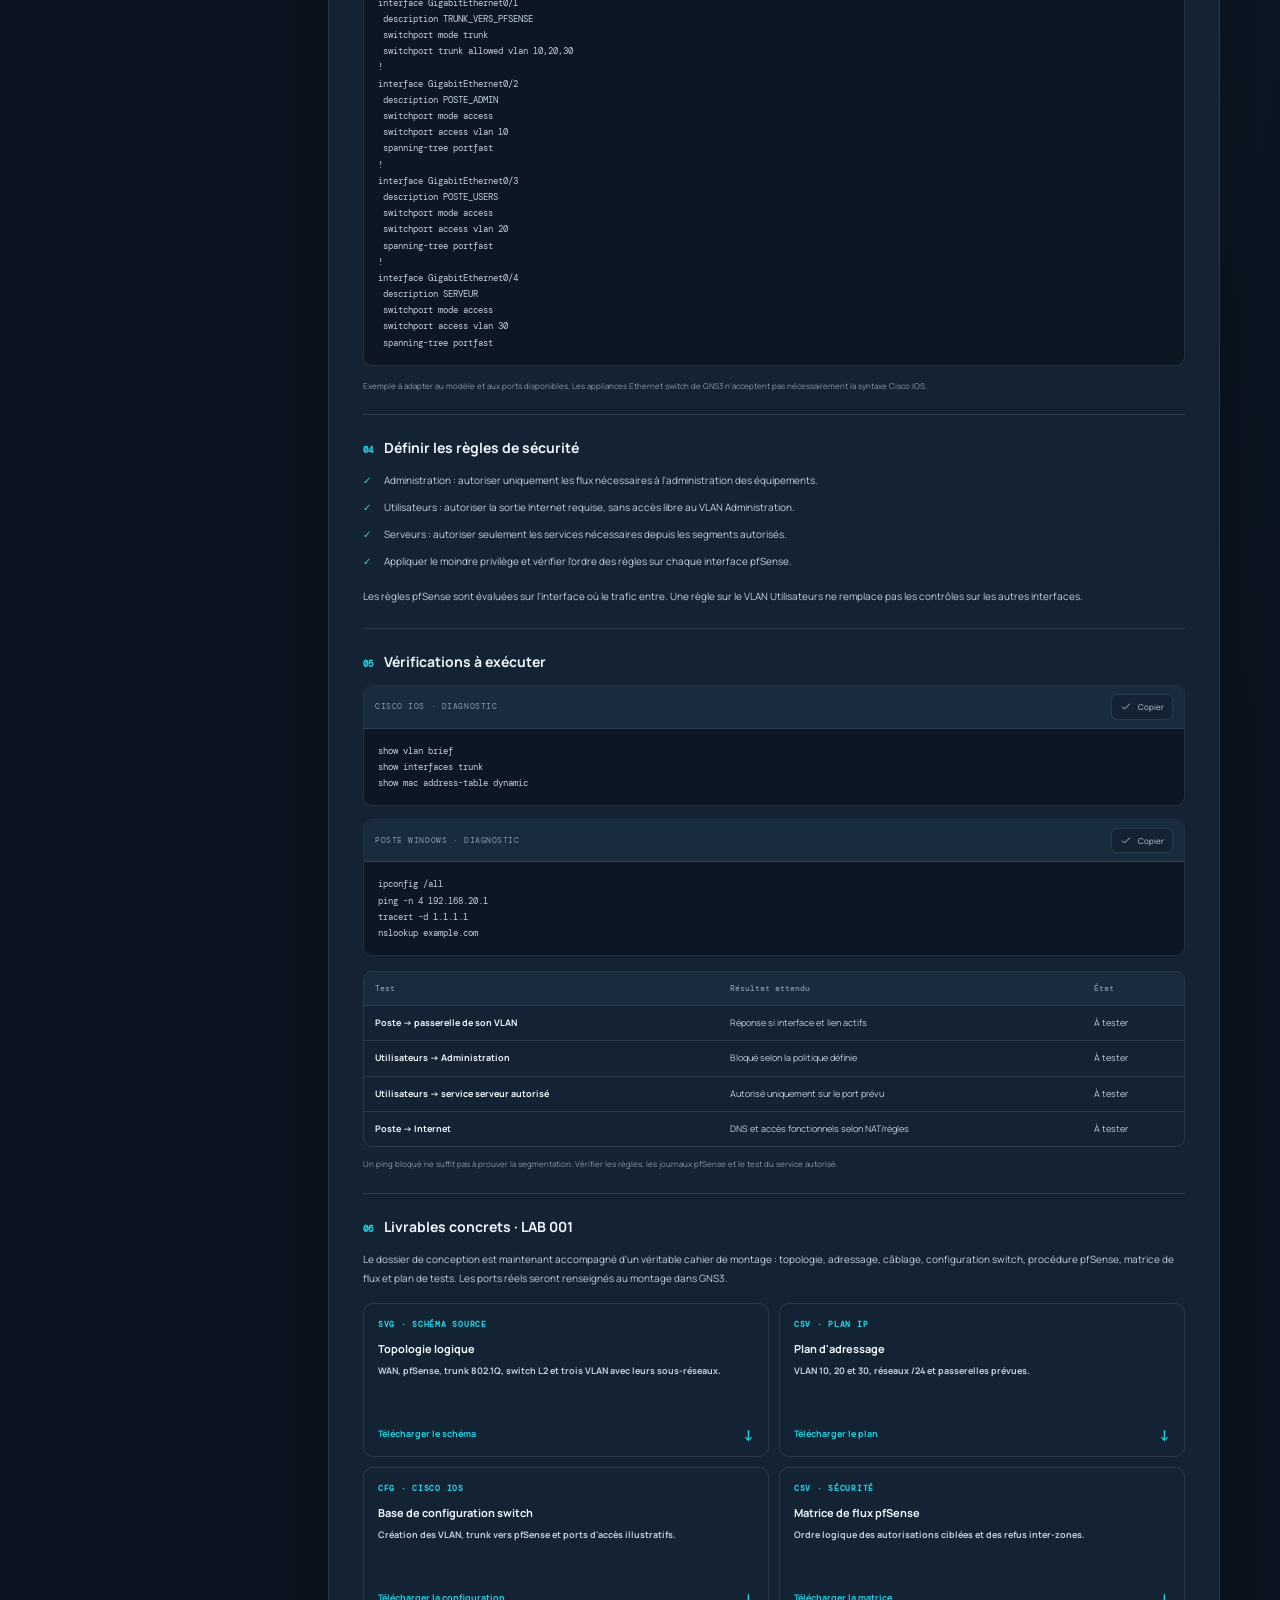
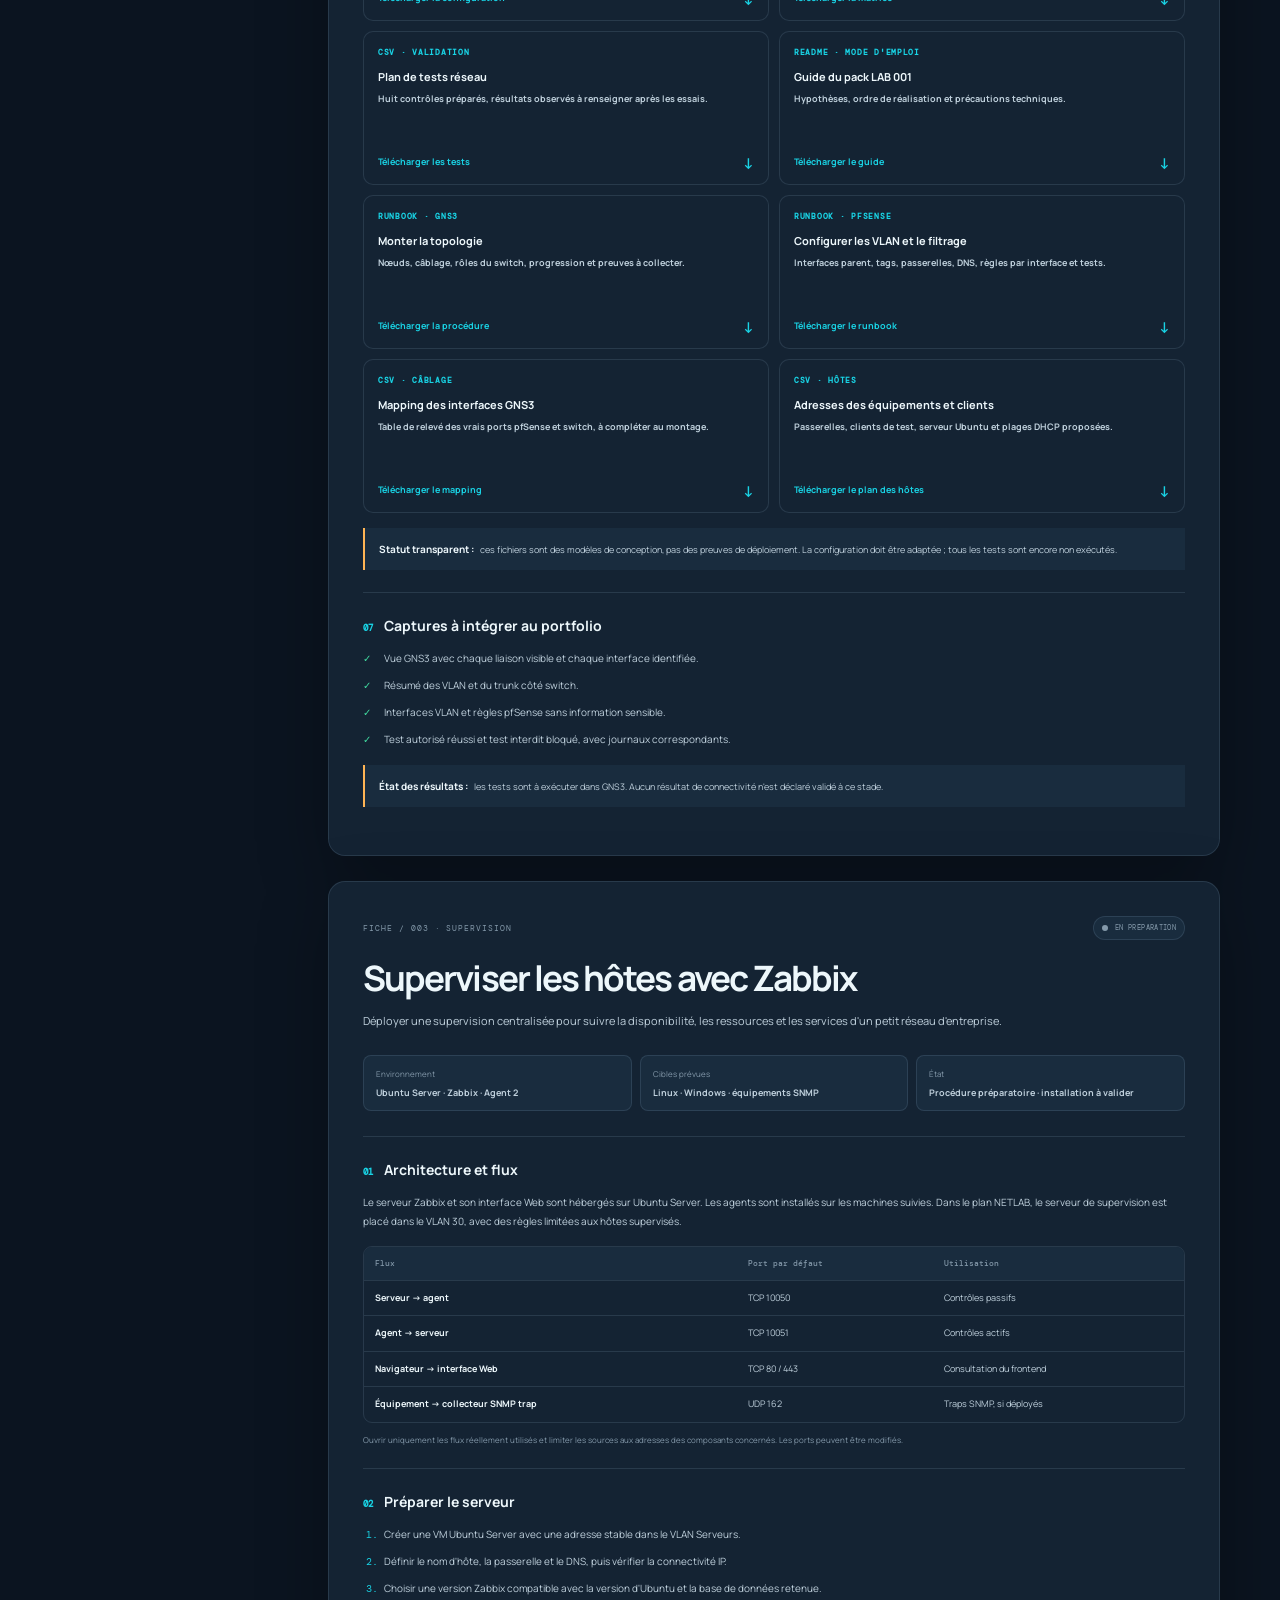
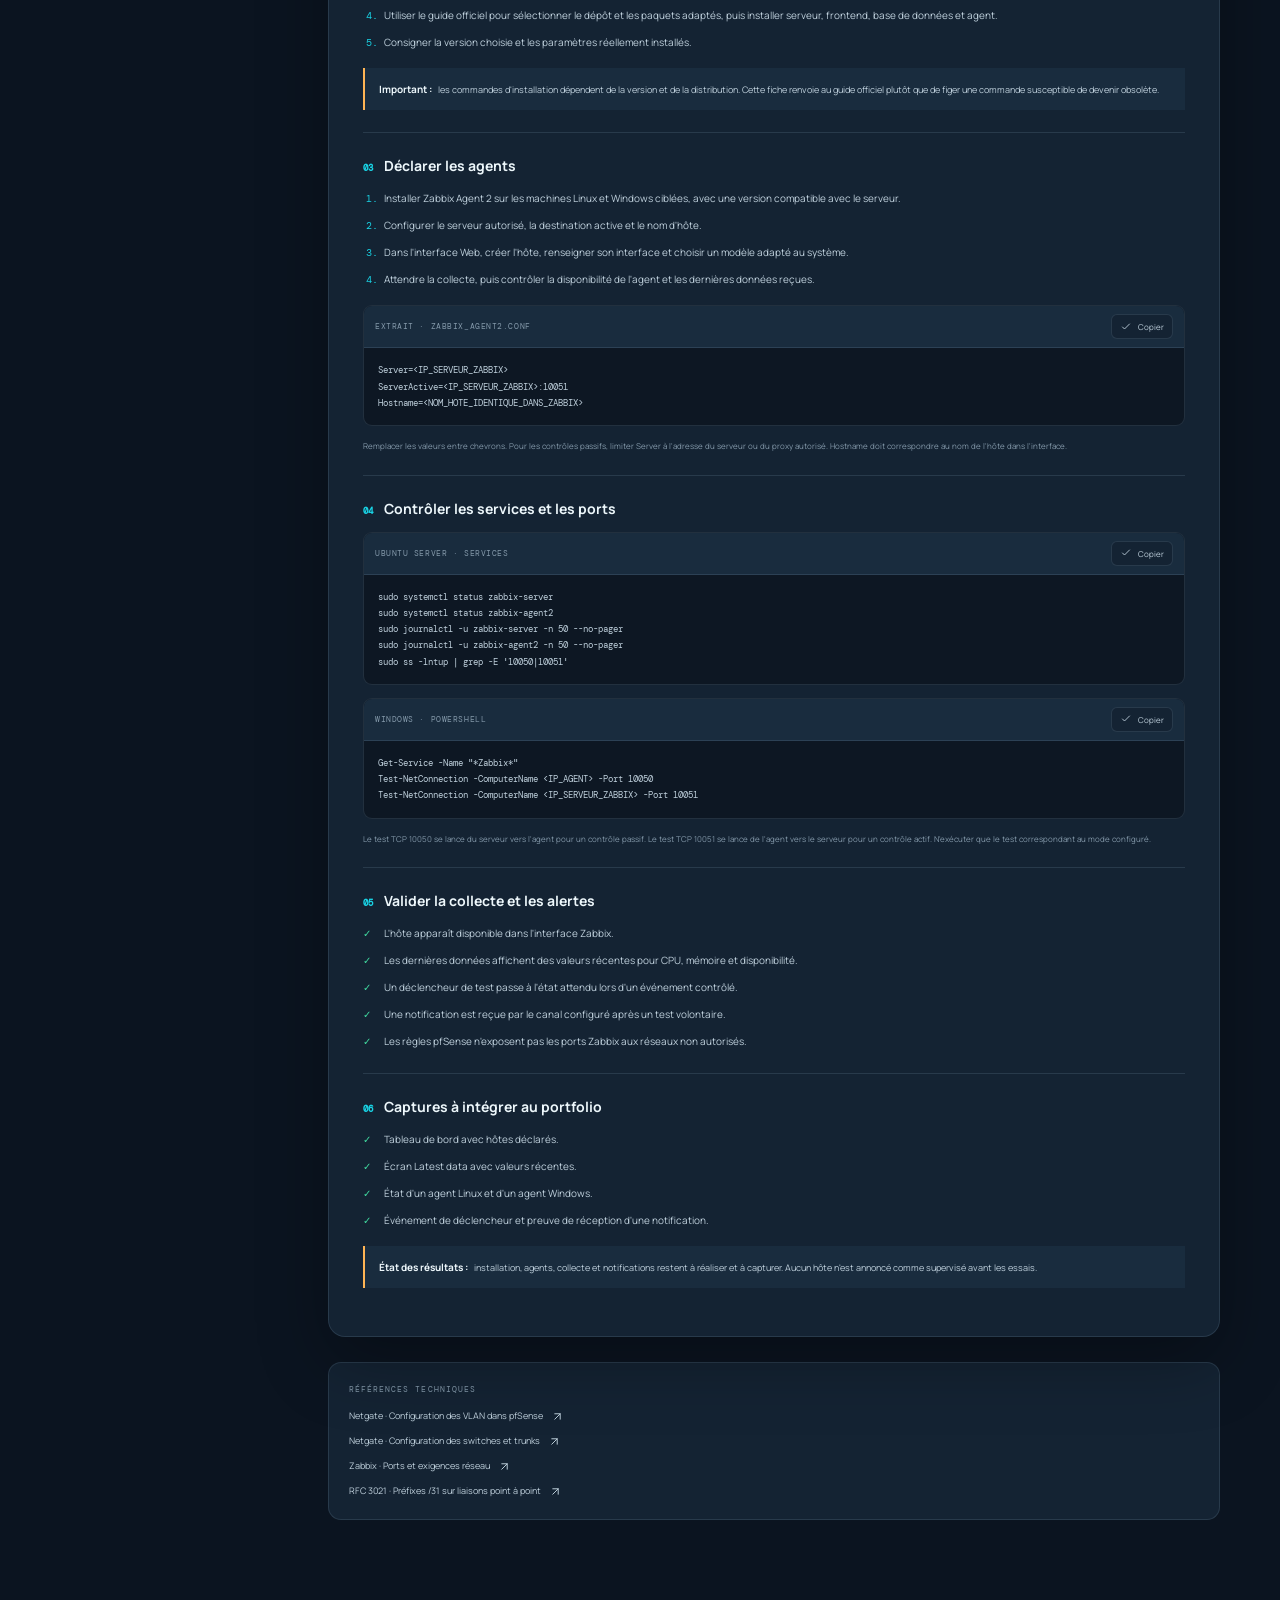
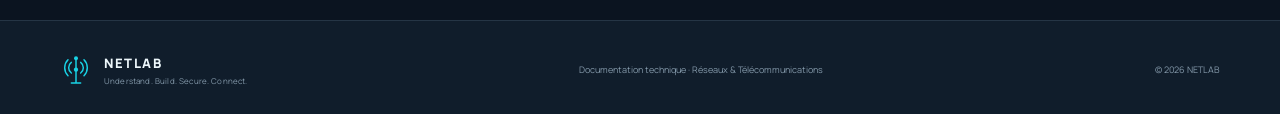
<file: documentation.html>
<!doctype html>
<html lang="fr" data-theme="noc">
<head>
  <meta charset="utf-8">
  <meta name="viewport" content="width=device-width, initial-scale=1">
  <meta name="description" content="Fiches techniques NETLAB sur IPv4/CIDR, VLAN, pfSense, GNS3 et Zabbix, avec exemples, procédures et états de validation clairement indiqués.">
  <meta name="author" content="Kite Kadji Guillaume Aaron">
  <meta name="theme-color" content="#0B1420">
  <meta property="og:type" content="website">
  <meta property="og:locale" content="fr_CM">
  <meta property="og:site_name" content="NETLAB">
  <meta property="og:title" content="Documentation technique réseau | NETLAB">
  <meta property="og:description" content="Fiches techniques NETLAB sur IPv4/CIDR, VLAN, pfSense, GNS3 et Zabbix, avec exemples, procédures et états de validation clairement indiqués.">
  <meta name="twitter:card" content="summary">
  <meta name="twitter:title" content="Documentation technique réseau | NETLAB">
  <meta name="twitter:description" content="Fiches techniques NETLAB sur IPv4/CIDR, VLAN, pfSense, GNS3 et Zabbix, avec exemples, procédures et états de validation clairement indiqués.">
  <title>Documentation technique réseau | NETLAB</title>
  <link rel="icon" type="image/svg+xml" href="assets/icons/netlab-mark.svg">
  <script type="application/ld+json">
  {
    "@context": "https://schema.org",
    "@type": "WebPage",
    "name": "Documentation technique réseau | NETLAB",
    "description": "Fiches techniques NETLAB sur IPv4/CIDR, VLAN, pfSense, GNS3 et Zabbix, avec exemples, procédures et états de validation clairement indiqués.",
    "inLanguage": "fr-CM",
    "author": {
      "@type": "Person",
      "name": "Kite Kadji Guillaume Aaron",
      "jobTitle": "Administrateur réseaux junior"
    }
  }
  </script>
  <link rel="stylesheet" href="assets/css/styles.css">
  <script>
    (() => {
      const supported = ["noc", "blueprint", "observability", "classic-dark", "classic-light"];
      const legacy = { dark: "classic-dark", light: "classic-light" };
      try {
        const saved = legacy[localStorage.getItem("netlab-theme")] || localStorage.getItem("netlab-theme");
        document.documentElement.dataset.theme = supported.includes(saved) ? saved : "noc";
      } catch (_) { document.documentElement.dataset.theme = "noc"; }
    })();
  </script>
  <script src="assets/js/main.js" defer></script>
</head>
<body>
  <svg class="icon-library" xmlns="http://www.w3.org/2000/svg" aria-hidden="true">
    <symbol id="i-arrow-up-right" viewBox="0 0 24 24"><path d="M7 17 17 7M7 7h10v10"/></symbol>
    <symbol id="i-menu" viewBox="0 0 24 24"><path d="M4 7h16M4 12h16M4 17h16"/></symbol>
    <symbol id="i-close" viewBox="0 0 24 24"><path d="m6 6 12 12M18 6 6 18"/></symbol>
    <symbol id="i-check" viewBox="0 0 24 24"><path d="m5 12 4 4L19 6"/></symbol>
    <symbol id="i-network" viewBox="0 0 24 24"><rect x="9" y="2" width="6" height="5" rx="1"/><rect x="2" y="17" width="6" height="5" rx="1"/><rect x="16" y="17" width="6" height="5" rx="1"/><path d="M12 7v5M5 17v-3h14v3"/></symbol>
    <symbol id="i-shield" viewBox="0 0 24 24"><path d="M12 22s8-4 8-11V5l-8-3-8 3v6c0 7 8 11 8 11Z"/><path d="m9 12 2 2 4-4"/></symbol>
    <symbol id="i-server" viewBox="0 0 24 24"><rect x="3" y="3" width="18" height="8" rx="2"/><rect x="3" y="13" width="18" height="8" rx="2"/><path d="M7 7h.01M7 17h.01M11 7h6m-6 10h6"/></symbol>
    <symbol id="i-terminal" viewBox="0 0 24 24"><rect x="2" y="3" width="20" height="18" rx="2"/><path d="m7 9 3 3-3 3m6 0h4"/></symbol>
    <symbol id="i-activity" viewBox="0 0 24 24"><path d="M3 12h4l3-8 4 16 3-8h4"/></symbol>
    <symbol id="i-layers" viewBox="0 0 24 24"><path d="m12 2 10 5-10 5L2 7l10-5Z"/><path d="m2 12 10 5 10-5M2 17l10 5 10-5"/></symbol>
    <symbol id="i-palette" viewBox="0 0 24 24"><path d="M12 3a9 9 0 1 0 0 18h1.2a2 2 0 0 0 1.4-3.4 1.8 1.8 0 0 1 1.3-3.1H18a3 3 0 0 0 3-3A8.5 8.5 0 0 0 12 3Z"/><circle cx="7.5" cy="11" r="1"/><circle cx="10" cy="7.5" r="1"/><circle cx="15" cy="7.5" r="1"/></symbol>
    <symbol id="i-chevron-down" viewBox="0 0 24 24"><path d="m6 9 6 6 6-6"/></symbol>
  </svg>
  <div class="page-shell">
    <header class="site-header docs-header" id="top">
      <div class="container header-inner">
        <a class="brand" href="index.html#top" aria-label="NETLAB, retour à l'accueil">
          <span class="brand-mark" aria-hidden="true"><svg viewBox="0 0 48 48" fill="none"><path d="M24 5v37M17 42h14M12 31a17 17 0 0 1 0-24M36 7a17 17 0 0 1 0 24M17 27a10 10 0 0 1 0-16M31 11a10 10 0 0 1 0 16" stroke="currentColor" stroke-width="2.2" stroke-linecap="round"/><circle cx="24" cy="5" r="3" fill="currentColor"/><circle cx="24" cy="22" r="3.2" fill="currentColor"/></svg></span>
          <span class="brand-copy"><strong>NETLAB</strong><small>Documentation technique</small></span>
        </a>
        <button class="icon-button menu-toggle" type="button" aria-label="Ouvrir le menu" aria-expanded="false" aria-controls="docs-nav" data-menu-toggle><svg class="icon icon-menu"><use href="#i-menu"/></svg><svg class="icon icon-close"><use href="#i-close"/></svg></button>
        <nav class="primary-nav" id="docs-nav" data-nav aria-label="Navigation de la documentation">
          <a href="#ipv4">IPv4 / CIDR</a><a href="#pme">Réseau PME</a><a href="#zabbix">Zabbix</a><a href="index.html#top">Portfolio</a>
        </nav>
        <div class="header-actions">
          <div class="theme-picker" data-theme-picker>
            <button class="theme-toggle theme-picker-trigger" type="button" data-theme-trigger aria-haspopup="true" aria-expanded="false" aria-controls="theme-menu" aria-label="Choisir un thème. Thème actuel : NOC Signal"><svg class="icon"><use href="#i-palette"/></svg><span data-theme-label>NOC Signal</span><svg class="icon theme-picker-chevron"><use href="#i-chevron-down"/></svg></button>
            <div class="theme-menu" id="theme-menu" data-theme-menu hidden role="group" aria-label="Thèmes visuels NETLAB">
              <p class="theme-menu-heading">IDENTITÉS NETLAB</p>
              <button class="theme-option" type="button" data-theme-option="noc" aria-pressed="true"><span class="theme-swatch theme-swatch-noc" aria-hidden="true"><i></i><i></i><i></i></span><span class="theme-option-copy"><strong>NOC Signal</strong><small>Supervision · cyan et vert</small></span><svg class="icon theme-option-check"><use href="#i-check"/></svg></button>
              <button class="theme-option" type="button" data-theme-option="blueprint" aria-pressed="false"><span class="theme-swatch theme-swatch-blueprint" aria-hidden="true"><i></i><i></i><i></i></span><span class="theme-option-copy"><strong>Blueprint Engineering</strong><small>Plans · bleu et turquoise</small></span><svg class="icon theme-option-check"><use href="#i-check"/></svg></button>
              <button class="theme-option" type="button" data-theme-option="observability" aria-pressed="false"><span class="theme-swatch theme-swatch-observability" aria-hidden="true"><i></i><i></i><i></i></span><span class="theme-option-copy"><strong>Observability Graphite</strong><small>Données · violet et bleu</small></span><svg class="icon theme-option-check"><use href="#i-check"/></svg></button>
              <div class="theme-menu-divider"></div><p class="theme-menu-heading">MODES CLASSIQUES</p>
              <button class="theme-option theme-option-compact" type="button" data-theme-option="classic-dark" aria-pressed="false"><span class="theme-swatch theme-swatch-classic-dark" aria-hidden="true"></span><span class="theme-option-copy"><strong>Classique sombre</strong><small>Ancienne palette NETLAB</small></span><svg class="icon theme-option-check"><use href="#i-check"/></svg></button>
              <button class="theme-option theme-option-compact" type="button" data-theme-option="classic-light" aria-pressed="false"><span class="theme-swatch theme-swatch-classic-light" aria-hidden="true"></span><span class="theme-option-copy"><strong>Classique clair</strong><small>Ancienne palette lumineuse</small></span><svg class="icon theme-option-check"><use href="#i-check"/></svg></button>
            </div>
          </div>
          <a class="button button-small button-secondary" href="index.html#top">Retour au portfolio</a>
        </div>
      </div>
    </header>

    <main>
      <section class="docs-hero">
        <div class="container docs-hero-inner">
          <p class="docs-kicker"><span></span> KNOWLEDGE BASE / NETLAB</p>
          <h1>Des procédures claires.<br><span>Des preuves vérifiables.</span></h1>
          <p class="docs-hero-lead">Fiches de travail pour reproduire les exercices, comprendre les choix techniques et consigner les résultats. Une procédure décrit ce qu'il faut faire ; seul un test exécuté permet de déclarer un résultat validé.</p>
          <div class="docs-overview"><div><strong>03</strong><span>Fiches techniques</span></div><div><strong>02</strong><span>Environnements réseau & système</span></div><div><strong>0</strong><span>Résultat de laboratoire inventé</span></div></div>
        </div>
      </section>

      <div class="container docs-layout">
        <aside class="docs-sidebar" aria-label="Sommaire des fiches">
          <p class="docs-sidebar-label">SOMMAIRE</p>
          <a href="#ipv4"><span>01</span> IPv4 & CIDR</a>
          <a href="#pme"><span>02</span> Infrastructure PME</a>
          <a href="#zabbix"><span>03</span> Supervision Zabbix</a>
          <a href="index.html#top"><span>↗</span> Retour au portfolio</a>
          <div class="docs-sidebar-note">Les commandes sont des modèles. Remplace les adresses d'exemple par celles de ton laboratoire.</div>
        </aside>

        <div class="docs-main">
          <article class="docs-sheet" id="ipv4" data-reveal>
            <div class="docs-sheet-top"><span class="docs-sheet-index">FICHE / 001 · ADRESSAGE</span><span class="docs-status docs-status-ready"><i></i> OUTIL DISPONIBLE</span></div>
            <h2>Adressage IPv4 et calcul CIDR</h2>
            <p class="docs-sheet-lead">Déterminer le réseau auquel appartient une adresse, déduire le masque et identifier la plage utilisable sans calculer chaque bit à la main.</p>
            <div class="docs-facts"><div><span>Environnement</span><strong>Calculateur NETLAB · Windows / Linux</strong></div><div><span>Prérequis</span><strong>Adresse IPv4 et préfixe CIDR</strong></div><div><span>État</span><strong>Calculateur testé · captures à ajouter</strong></div></div>

            <section class="docs-section">
              <h3><span>01</span> Objectif et principe</h3>
              <p>Un préfixe CIDR indique le nombre de bits réservés à la partie réseau. Pour <code>192.168.10.25/24</code>, les 24 premiers bits représentent le réseau et les 8 bits restants la partie hôte.</p>
              <p>Le calcul produit l'adresse réseau, le masque, le broadcast, le wildcard et la plage d'adresses utilisables. Les cas /31 et /32 suivent un traitement particulier.</p>
            </section>

            <section class="docs-section">
              <h3><span>02</span> Procédure et valeurs de référence</h3>
              <ol class="docs-steps">
                <li>Ouvrir le <a href="index.html#subnet-tool-title">calculateur IPv4 de NETLAB</a>.</li>
                <li>Saisir une adresse avec son préfixe, par exemple <code>192.168.10.25/24</code>.</li>
                <li>Cliquer sur <strong>Calculer</strong>, puis lire le réseau, le masque, le broadcast et la plage d'hôtes.</li>
                <li>Comparer les valeurs à ce tableau, puis recommencer avec /30, /31 et /32.</li>
              </ol>
              <div class="docs-result-table"><table>
                <thead><tr><th>Entrée</th><th>Réseau</th><th>Broadcast</th><th>Hôtes utilisables</th></tr></thead>
                <tbody>
                  <tr><td><code>192.168.10.25/24</code></td><td>192.168.10.0</td><td>192.168.10.255</td><td>192.168.10.1 à .254 (254)</td></tr>
                  <tr><td><code>10.0.5.5/30</code></td><td>10.0.5.4</td><td>10.0.5.7</td><td>10.0.5.5 à .6 (2)</td></tr>
                  <tr><td><code>10.0.5.5/31</code></td><td>10.0.5.4</td><td>10.0.5.5</td><td>Les deux adresses (2)</td></tr>
                  <tr><td><code>10.0.5.5/32</code></td><td>10.0.5.5</td><td>10.0.5.5</td><td>10.0.5.5 (1)</td></tr>
                </tbody>
              </table></div>
              <p class="docs-caption">Valeurs de référence pour contrôler le calculateur, pas des mesures prises sur un réseau actif.</p>
            </section>

            <section class="docs-section">
              <h3><span>03</span> Commandes de vérification</h3>
              <p>Après avoir configuré une interface avec une adresse issue de l'exercice, comparer l'adresse et la route réellement appliquées au système.</p>
              <div class="docs-code"><div class="docs-code-head"><span>WINDOWS · CMD / POWERSHELL</span><button type="button" data-copy-code aria-label="Copier les commandes Windows"><svg class="icon"><use href="#i-check"/></svg><span data-copy-label>Copier</span></button></div><pre><code>ipconfig /all
route print
ping -n 4 192.168.10.1</code></pre></div>
              <div class="docs-code"><div class="docs-code-head"><span>LINUX · TERMINAL</span><button type="button" data-copy-code aria-label="Copier les commandes Linux"><svg class="icon"><use href="#i-check"/></svg><span data-copy-label>Copier</span></button></div><pre><code>ip -br address
ip route
ping -c 4 192.168.10.1</code></pre></div>
              <p class="docs-caption">Remplacer <code>192.168.10.1</code> par la passerelle réelle. Un ping peut être bloqué par un pare-feu et ne prouve pas, à lui seul, une panne IP.</p>
            </section>

            <section class="docs-section">
              <h3><span>04</span> Contrôle et preuves à conserver</h3>
              <ul class="docs-checklist">
                <li>Comparer les sorties /24, /30, /31 et /32 au tableau de référence.</li>
                <li>Vérifier qu'une adresse mal formée et un préfixe supérieur à /32 déclenchent une erreur.</li>
                <li>Capturer le calcul /24 complet et un cas particulier /31.</li>
                <li>Ajouter une capture de <code>ipconfig /all</code> ou <code>ip -br address</code> après une configuration réelle.</li>
              </ul>
              <div class="docs-note"><strong>État des essais :</strong> les cas limites du moteur de calcul ont été contrôlés. Les captures d'une configuration réseau réelle restent à ajouter.</div>
            </section>
          </article>

          <article class="docs-sheet" id="pme" data-reveal>
            <div class="docs-sheet-top"><span class="docs-sheet-index">FICHE / 002 · INFRASTRUCTURE</span><span class="docs-status docs-status-progress"><i></i> À RÉALISER DANS GNS3</span></div>
            <h2>Construire un réseau PME segmenté</h2>
            <p class="docs-sheet-lead">Mettre en place une passerelle sécurisée, transporter plusieurs VLAN sur un trunk 802.1Q et contrôler les communications entre zones.</p>
            <div class="docs-facts"><div><span>Environnement</span><strong>GNS3 · pfSense · switch manageable</strong></div><div><span>Segments</span><strong>Administration · Utilisateurs · Serveurs</strong></div><div><span>État</span><strong>Pack LAB 001 prêt à adapter · tests à exécuter</strong></div></div>

            <section class="docs-section">
              <h3><span>01</span> Plan d'adressage proposé</h3>
              <div class="docs-result-table"><table>
                <thead><tr><th>Zone</th><th>VLAN</th><th>Sous-réseau</th><th>Passerelle prévue</th></tr></thead>
                <tbody>
                  <tr><td>Administration</td><td>10</td><td>192.168.10.0/24</td><td>192.168.10.1</td></tr>
                  <tr><td>Utilisateurs</td><td>20</td><td>192.168.20.0/24</td><td>192.168.20.1</td></tr>
                  <tr><td>Serveurs</td><td>30</td><td>192.168.30.0/24</td><td>192.168.30.1</td></tr>
                </tbody>
              </table></div>
              <p class="docs-caption">Plan de départ. Les passerelles seront portées par les interfaces VLAN de pfSense dans une architecture router-on-a-stick.</p>
              <div class="docs-callout"><strong>Point d'architecture important</strong><p>Le switch L2 transporte les VLAN, mais n'effectue pas le routage entre eux. Le port relié à pfSense doit être un trunk 802.1Q. Les VLAN sont créés et assignés dans pfSense, qui porte les passerelles et applique les règles inter-VLAN.</p></div>
            </section>

            <section class="docs-section">
              <h3><span>02</span> Construire et câbler dans GNS3</h3>
              <ol class="docs-steps">
                <li>Ajouter un nœud NAT ou Cloud pour représenter l'accès WAN du laboratoire.</li>
                <li>Relier le WAN de pfSense au nœud externe, puis son interface LAN au switch manageable.</li>
                <li>Ajouter trois postes de test et un serveur Ubuntu, puis les raccorder aux ports d'accès prévus.</li>
                <li>Vérifier que chaque lien est connecté et que les interfaces utilisées existent sur les appliances choisies.</li>
              </ol>
            </section>

            <section class="docs-section">
              <h3><span>03</span> Créer les VLAN et le trunk</h3>
              <ol class="docs-steps">
                <li>Sur le switch, créer les VLAN 10, 20 et 30.</li>
                <li>Configurer le port vers pfSense en trunk et autoriser les VLAN 10, 20 et 30 avec le marquage 802.1Q.</li>
                <li>Configurer les ports des postes en access, chacun dans son VLAN.</li>
                <li>Dans pfSense, ouvrir <strong>Interfaces → Assignments → VLANs</strong>, créer les trois VLAN sur l'interface physique parent puis les assigner.</li>
                <li>Attribuer les passerelles prévues (.1/24). Activer le DHCP seulement sur les segments qui doivent distribuer des adresses automatiquement.</li>
              </ol>
              <div class="docs-code"><div class="docs-code-head"><span>EXEMPLE · CISCO IOS UNIQUEMENT</span><button type="button" data-copy-code aria-label="Copier la configuration Cisco"><svg class="icon"><use href="#i-check"/></svg><span data-copy-label>Copier</span></button></div><pre><code>vlan 10
 name ADMIN
vlan 20
 name USERS
vlan 30
 name SERVERS
!
interface GigabitEthernet0/1
 description TRUNK_VERS_PFSENSE
 switchport mode trunk
 switchport trunk allowed vlan 10,20,30
!
interface GigabitEthernet0/2
 description POSTE_ADMIN
 switchport mode access
 switchport access vlan 10
 spanning-tree portfast
!
interface GigabitEthernet0/3
 description POSTE_USERS
 switchport mode access
 switchport access vlan 20
 spanning-tree portfast
!
interface GigabitEthernet0/4
 description SERVEUR
 switchport mode access
 switchport access vlan 30
 spanning-tree portfast</code></pre></div>
              <p class="docs-caption">Exemple à adapter au modèle et aux ports disponibles. Les appliances Ethernet switch de GNS3 n'acceptent pas nécessairement la syntaxe Cisco IOS.</p>
            </section>

            <section class="docs-section">
              <h3><span>04</span> Définir les règles de sécurité</h3>
              <ul class="docs-checklist">
                <li>Administration : autoriser uniquement les flux nécessaires à l'administration des équipements.</li>
                <li>Utilisateurs : autoriser la sortie Internet requise, sans accès libre au VLAN Administration.</li>
                <li>Serveurs : autoriser seulement les services nécessaires depuis les segments autorisés.</li>
                <li>Appliquer le moindre privilège et vérifier l'ordre des règles sur chaque interface pfSense.</li>
              </ul>
              <p>Les règles pfSense sont évaluées sur l'interface où le trafic entre. Une règle sur le VLAN Utilisateurs ne remplace pas les contrôles sur les autres interfaces.</p>
            </section>

            <section class="docs-section">
              <h3><span>05</span> Vérifications à exécuter</h3>
              <div class="docs-code"><div class="docs-code-head"><span>CISCO IOS · DIAGNOSTIC</span><button type="button" data-copy-code aria-label="Copier les commandes Cisco"><svg class="icon"><use href="#i-check"/></svg><span data-copy-label>Copier</span></button></div><pre><code>show vlan brief
show interfaces trunk
show mac address-table dynamic</code></pre></div>
              <div class="docs-code"><div class="docs-code-head"><span>POSTE WINDOWS · DIAGNOSTIC</span><button type="button" data-copy-code aria-label="Copier les commandes Windows"><svg class="icon"><use href="#i-check"/></svg><span data-copy-label>Copier</span></button></div><pre><code>ipconfig /all
ping -n 4 192.168.20.1
tracert -d 1.1.1.1
nslookup example.com</code></pre></div>
              <div class="docs-result-table"><table>
                <thead><tr><th>Test</th><th>Résultat attendu</th><th>État</th></tr></thead>
                <tbody>
                  <tr><td>Poste → passerelle de son VLAN</td><td>Réponse si interface et lien actifs</td><td>À tester</td></tr>
                  <tr><td>Utilisateurs → Administration</td><td>Bloqué selon la politique définie</td><td>À tester</td></tr>
                  <tr><td>Utilisateurs → service serveur autorisé</td><td>Autorisé uniquement sur le port prévu</td><td>À tester</td></tr>
                  <tr><td>Poste → Internet</td><td>DNS et accès fonctionnels selon NAT/règles</td><td>À tester</td></tr>
                </tbody>
              </table></div>
              <p class="docs-caption">Un ping bloqué ne suffit pas à prouver la segmentation. Vérifier les règles, les journaux pfSense et le test du service autorisé.</p>
            </section>

            <section class="docs-section docs-lab-pack" aria-labelledby="pme-pack-title">
              <h3 id="pme-pack-title"><span>06</span> Livrables concrets · LAB 001</h3>
              <p>Le dossier de conception est maintenant accompagné d'un véritable cahier de montage : topologie, adressage, câblage, configuration switch, procédure pfSense, matrice de flux et plan de tests. Les ports réels seront renseignés au montage dans GNS3.</p>
              <div class="docs-download-grid">
                <a class="docs-download-card" href="labs/infrastructure-pme/topologie-lab001.svg" download>
                  <span class="docs-download-kicker">SVG · SCHÉMA SOURCE</span>
                  <strong>Topologie logique</strong>
                  <small>WAN, pfSense, trunk 802.1Q, switch L2 et trois VLAN avec leurs sous-réseaux.</small>
                  <span class="docs-download-action">Télécharger le schéma <span aria-hidden="true">↓</span></span>
                </a>
                <a class="docs-download-card" href="labs/infrastructure-pme/plan-adressage.csv" download>
                  <span class="docs-download-kicker">CSV · PLAN IP</span>
                  <strong>Plan d'adressage</strong>
                  <small>VLAN 10, 20 et 30, réseaux /24 et passerelles prévues.</small>
                  <span class="docs-download-action">Télécharger le plan <span aria-hidden="true">↓</span></span>
                </a>
                <a class="docs-download-card" href="labs/infrastructure-pme/switch-cisco-ios.cfg" download>
                  <span class="docs-download-kicker">CFG · CISCO IOS</span>
                  <strong>Base de configuration switch</strong>
                  <small>Création des VLAN, trunk vers pfSense et ports d'accès illustratifs.</small>
                  <span class="docs-download-action">Télécharger la configuration <span aria-hidden="true">↓</span></span>
                </a>
                <a class="docs-download-card" href="labs/infrastructure-pme/matrice-pfsense.csv" download>
                  <span class="docs-download-kicker">CSV · SÉCURITÉ</span>
                  <strong>Matrice de flux pfSense</strong>
                  <small>Ordre logique des autorisations ciblées et des refus inter-zones.</small>
                  <span class="docs-download-action">Télécharger la matrice <span aria-hidden="true">↓</span></span>
                </a>
                <a class="docs-download-card" href="labs/infrastructure-pme/plan-de-tests.csv" download>
                  <span class="docs-download-kicker">CSV · VALIDATION</span>
                  <strong>Plan de tests réseau</strong>
                  <small>Huit contrôles préparés, résultats observés à renseigner après les essais.</small>
                  <span class="docs-download-action">Télécharger les tests <span aria-hidden="true">↓</span></span>
                </a>
                <a class="docs-download-card" href="labs/infrastructure-pme/README.md" download>
                  <span class="docs-download-kicker">README · MODE D'EMPLOI</span>
                  <strong>Guide du pack LAB 001</strong>
                  <small>Hypothèses, ordre de réalisation et précautions techniques.</small>
                  <span class="docs-download-action">Télécharger le guide <span aria-hidden="true">↓</span></span>
                </a>
                <a class="docs-download-card" href="labs/infrastructure-pme/procedure-gns3.md" download>
                  <span class="docs-download-kicker">RUNBOOK · GNS3</span>
                  <strong>Monter la topologie</strong>
                  <small>Nœuds, câblage, rôles du switch, progression et preuves à collecter.</small>
                  <span class="docs-download-action">Télécharger la procédure <span aria-hidden="true">↓</span></span>
                </a>
                <a class="docs-download-card" href="labs/infrastructure-pme/pfsense-vlan-runbook.md" download>
                  <span class="docs-download-kicker">RUNBOOK · PFSENSE</span>
                  <strong>Configurer les VLAN et le filtrage</strong>
                  <small>Interfaces parent, tags, passerelles, DNS, règles par interface et tests.</small>
                  <span class="docs-download-action">Télécharger le runbook <span aria-hidden="true">↓</span></span>
                </a>
                <a class="docs-download-card" href="labs/infrastructure-pme/gns3-mapping.csv" download>
                  <span class="docs-download-kicker">CSV · CÂBLAGE</span>
                  <strong>Mapping des interfaces GNS3</strong>
                  <small>Table de relevé des vrais ports pfSense et switch, à compléter au montage.</small>
                  <span class="docs-download-action">Télécharger le mapping <span aria-hidden="true">↓</span></span>
                </a>
                <a class="docs-download-card" href="labs/infrastructure-pme/hotes-et-ports.csv" download>
                  <span class="docs-download-kicker">CSV · HÔTES</span>
                  <strong>Adresses des équipements et clients</strong>
                  <small>Passerelles, clients de test, serveur Ubuntu et plages DHCP proposées.</small>
                  <span class="docs-download-action">Télécharger le plan des hôtes <span aria-hidden="true">↓</span></span>
                </a>
              </div>
              <div class="docs-note"><strong>Statut transparent :</strong> ces fichiers sont des modèles de conception, pas des preuves de déploiement. La configuration doit être adaptée ; tous les tests sont encore non exécutés.</div>
            </section>

            <section class="docs-section">
              <h3><span>07</span> Captures à intégrer au portfolio</h3>
              <ul class="docs-checklist"><li>Vue GNS3 avec chaque liaison visible et chaque interface identifiée.</li><li>Résumé des VLAN et du trunk côté switch.</li><li>Interfaces VLAN et règles pfSense sans information sensible.</li><li>Test autorisé réussi et test interdit bloqué, avec journaux correspondants.</li></ul>
              <div class="docs-note"><strong>État des résultats :</strong> les tests sont à exécuter dans GNS3. Aucun résultat de connectivité n'est déclaré validé à ce stade.</div>
            </section>
          </article>

          <article class="docs-sheet" id="zabbix" data-reveal>
            <div class="docs-sheet-top"><span class="docs-sheet-index">FICHE / 003 · SUPERVISION</span><span class="docs-status docs-status-planned"><i></i> EN PRÉPARATION</span></div>
            <h2>Superviser les hôtes avec Zabbix</h2>
            <p class="docs-sheet-lead">Déployer une supervision centralisée pour suivre la disponibilité, les ressources et les services d'un petit réseau d'entreprise.</p>
            <div class="docs-facts"><div><span>Environnement</span><strong>Ubuntu Server · Zabbix · Agent 2</strong></div><div><span>Cibles prévues</span><strong>Linux · Windows · équipements SNMP</strong></div><div><span>État</span><strong>Procédure préparatoire · installation à valider</strong></div></div>

            <section class="docs-section">
              <h3><span>01</span> Architecture et flux</h3>
              <p>Le serveur Zabbix et son interface Web sont hébergés sur Ubuntu Server. Les agents sont installés sur les machines suivies. Dans le plan NETLAB, le serveur de supervision est placé dans le VLAN 30, avec des règles limitées aux hôtes supervisés.</p>
              <div class="docs-result-table"><table>
                <thead><tr><th>Flux</th><th>Port par défaut</th><th>Utilisation</th></tr></thead>
                <tbody>
                  <tr><td>Serveur → agent</td><td>TCP 10050</td><td>Contrôles passifs</td></tr>
                  <tr><td>Agent → serveur</td><td>TCP 10051</td><td>Contrôles actifs</td></tr>
                  <tr><td>Navigateur → interface Web</td><td>TCP 80 / 443</td><td>Consultation du frontend</td></tr>
                  <tr><td>Équipement → collecteur SNMP trap</td><td>UDP 162</td><td>Traps SNMP, si déployés</td></tr>
                </tbody>
              </table></div>
              <p class="docs-caption">Ouvrir uniquement les flux réellement utilisés et limiter les sources aux adresses des composants concernés. Les ports peuvent être modifiés.</p>
            </section>

            <section class="docs-section">
              <h3><span>02</span> Préparer le serveur</h3>
              <ol class="docs-steps">
                <li>Créer une VM Ubuntu Server avec une adresse stable dans le VLAN Serveurs.</li>
                <li>Définir le nom d'hôte, la passerelle et le DNS, puis vérifier la connectivité IP.</li>
                <li>Choisir une version Zabbix compatible avec la version d'Ubuntu et la base de données retenue.</li>
                <li>Utiliser le guide officiel pour sélectionner le dépôt et les paquets adaptés, puis installer serveur, frontend, base de données et agent.</li>
                <li>Consigner la version choisie et les paramètres réellement installés.</li>
              </ol>
              <div class="docs-note"><strong>Important :</strong> les commandes d'installation dépendent de la version et de la distribution. Cette fiche renvoie au guide officiel plutôt que de figer une commande susceptible de devenir obsolète.</div>
            </section>

            <section class="docs-section">
              <h3><span>03</span> Déclarer les agents</h3>
              <ol class="docs-steps">
                <li>Installer Zabbix Agent 2 sur les machines Linux et Windows ciblées, avec une version compatible avec le serveur.</li>
                <li>Configurer le serveur autorisé, la destination active et le nom d'hôte.</li>
                <li>Dans l'interface Web, créer l'hôte, renseigner son interface et choisir un modèle adapté au système.</li>
                <li>Attendre la collecte, puis contrôler la disponibilité de l'agent et les dernières données reçues.</li>
              </ol>
              <div class="docs-code"><div class="docs-code-head"><span>EXTRAIT · ZABBIX_AGENT2.CONF</span><button type="button" data-copy-code aria-label="Copier les paramètres de l'agent"><svg class="icon"><use href="#i-check"/></svg><span data-copy-label>Copier</span></button></div><pre><code>Server=&lt;IP_SERVEUR_ZABBIX&gt;
ServerActive=&lt;IP_SERVEUR_ZABBIX&gt;:10051
Hostname=&lt;NOM_HOTE_IDENTIQUE_DANS_ZABBIX&gt;</code></pre></div>
              <p class="docs-caption">Remplacer les valeurs entre chevrons. Pour les contrôles passifs, limiter Server à l'adresse du serveur ou du proxy autorisé. Hostname doit correspondre au nom de l'hôte dans l'interface.</p>
            </section>

            <section class="docs-section">
              <h3><span>04</span> Contrôler les services et les ports</h3>
              <div class="docs-code"><div class="docs-code-head"><span>UBUNTU SERVER · SERVICES</span><button type="button" data-copy-code aria-label="Copier les commandes Ubuntu"><svg class="icon"><use href="#i-check"/></svg><span data-copy-label>Copier</span></button></div><pre><code>sudo systemctl status zabbix-server
sudo systemctl status zabbix-agent2
sudo journalctl -u zabbix-server -n 50 --no-pager
sudo journalctl -u zabbix-agent2 -n 50 --no-pager
sudo ss -lntup | grep -E '10050|10051'</code></pre></div>
              <div class="docs-code"><div class="docs-code-head"><span>WINDOWS · POWERSHELL</span><button type="button" data-copy-code aria-label="Copier les commandes PowerShell"><svg class="icon"><use href="#i-check"/></svg><span data-copy-label>Copier</span></button></div><pre><code>Get-Service -Name "*Zabbix*"
Test-NetConnection -ComputerName &lt;IP_AGENT&gt; -Port 10050
Test-NetConnection -ComputerName &lt;IP_SERVEUR_ZABBIX&gt; -Port 10051</code></pre></div>
              <p class="docs-caption">Le test TCP 10050 se lance du serveur vers l'agent pour un contrôle passif. Le test TCP 10051 se lance de l'agent vers le serveur pour un contrôle actif. N'exécuter que le test correspondant au mode configuré.</p>
            </section>

            <section class="docs-section">
              <h3><span>05</span> Valider la collecte et les alertes</h3>
              <ul class="docs-checklist"><li>L'hôte apparaît disponible dans l'interface Zabbix.</li><li>Les dernières données affichent des valeurs récentes pour CPU, mémoire et disponibilité.</li><li>Un déclencheur de test passe à l'état attendu lors d'un événement contrôlé.</li><li>Une notification est reçue par le canal configuré après un test volontaire.</li><li>Les règles pfSense n'exposent pas les ports Zabbix aux réseaux non autorisés.</li></ul>
            </section>

            <section class="docs-section">
              <h3><span>06</span> Captures à intégrer au portfolio</h3>
              <ul class="docs-checklist"><li>Tableau de bord avec hôtes déclarés.</li><li>Écran Latest data avec valeurs récentes.</li><li>État d'un agent Linux et d'un agent Windows.</li><li>Événement de déclencheur et preuve de réception d'une notification.</li></ul>
              <div class="docs-note"><strong>État des résultats :</strong> installation, agents, collecte et notifications restent à réaliser et à capturer. Aucun hôte n'est annoncé comme supervisé avant les essais.</div>
            </section>
          </article>

          <section class="docs-references">
            <p class="docs-sidebar-label">RÉFÉRENCES TECHNIQUES</p>
            <a href="https://docs.netgate.com/pfsense/en/latest/vlan/configuration.html" target="_blank" rel="noopener noreferrer">Netgate · Configuration des VLAN dans pfSense <svg class="icon"><use href="#i-arrow-up-right"/></svg></a>
            <a href="https://docs.netgate.com/pfsense/en/latest/recipes/switch-vlan-configuration.html" target="_blank" rel="noopener noreferrer">Netgate · Configuration des switches et trunks <svg class="icon"><use href="#i-arrow-up-right"/></svg></a>
            <a href="https://www.zabbix.com/documentation/current/en/manual/installation/requirements" target="_blank" rel="noopener noreferrer">Zabbix · Ports et exigences réseau <svg class="icon"><use href="#i-arrow-up-right"/></svg></a>
            <a href="https://www.rfc-editor.org/rfc/rfc3021.html" target="_blank" rel="noopener noreferrer">RFC 3021 · Préfixes /31 sur liaisons point à point <svg class="icon"><use href="#i-arrow-up-right"/></svg></a>
          </section>
        </div>
      </div>
    </main>

    <footer class="site-footer">
      <div class="container footer-inner">
        <a class="brand footer-brand" href="index.html#top"><span class="brand-mark" aria-hidden="true"><svg viewBox="0 0 48 48" fill="none"><path d="M24 5v37M17 42h14M12 31a17 17 0 0 1 0-24M36 7a17 17 0 0 1 0 24M17 27a10 10 0 0 1 0-16M31 11a10 10 0 0 1 0 16" stroke="currentColor" stroke-width="2.2" stroke-linecap="round"/><circle cx="24" cy="5" r="3" fill="currentColor"/><circle cx="24" cy="22" r="3.2" fill="currentColor"/></svg></span><span class="brand-copy"><strong>NETLAB</strong><small>Understand. Build. Secure. Connect.</small></span></a>
        <p>Documentation technique · Réseaux & Télécommunications</p>
        <span class="footer-copy">© <span data-year></span> NETLAB</span>
      </div>
    </footer>
  </div>
</body>
</html>
</file>
<file: assets/css/styles.css>
@import url('https://fonts.googleapis.com/css2?family=DM+Mono:wght@400;500&family=Manrope:wght@400;500;600;700;800&display=swap');

:root {
  color-scheme: dark;
  --bg: #07101d;
  --bg-soft: #0a1626;
  --surface: #0d1b2d;
  --surface-2: #10233a;
  --surface-3: #132a43;
  --border: rgba(151, 184, 218, .15);
  --border-strong: rgba(95, 170, 235, .28);
  --text: #edf5ff;
  --text-soft: #b8c9dc;
  --muted: #8096af;
  --accent: #41c7ee;
  --accent-2: #3485f5;
  --accent-soft: rgba(65, 199, 238, .12);
  --success: #44d3a0;
  --warning: #f1b86a;
  --danger: #df7777;
  --page-glow: rgba(34, 114, 190, .10);
  --selection: rgba(65, 199, 238, .25);
  --primary-gradient: linear-gradient(110deg, #59d8f1, #68a8ff);
  --primary-ink: #03131f;
  --primary-shadow: rgba(36, 153, 221, .18);
  --primary-shadow-hover: rgba(36, 153, 221, .28);
  --success-halo: rgba(68, 211, 160, .12);
  --hero-surface-tint: #153b5b;
  --hero-grid-line: rgba(88, 174, 224, .13);
  --network-glow: rgba(34, 151, 219, .18);
  --network-line: rgba(68, 194, 235, .55);
  --network-line-muted: rgba(74, 130, 198, .22);
  --network-node-border: rgba(86, 173, 226, .35);
  --orbit-line: rgba(67, 185, 231, .13);
  --profile-note-glow: rgba(25, 118, 169, .17);
  --warning-bg: rgba(241, 184, 106, .07);
  --warning-border: rgba(241, 184, 106, .25);
  --lab-glow: rgba(23, 131, 190, .16);
  --topology-line-fade: rgba(65, 199, 238, .12);
  --topology-branch-line: rgba(65, 199, 238, .4);
  --contact-glow: rgba(33, 130, 193, .18);
  --contact-orbit-glow: rgba(45, 163, 220, .12);
  --project-glow: rgba(40, 164, 218, .16);
  --project-grid-line: rgba(95, 173, 216, .2);
  --project-ip-glow: rgba(50, 140, 234, .18);
  --project-monitor-glow: rgba(43, 190, 151, .13);
  --dialog-shadow: rgba(0, 0, 0, .4);
  --dialog-backdrop: rgba(2, 8, 15, .72);
  --chart-series-1: #41c7ee;
  --chart-series-2: #44d3a0;
  --chart-series-3: #f1b86a;
  --shadow: 0 24px 70px rgba(0, 0, 0, .24);
  --radius: 20px;
  --radius-sm: 12px;
  --font: 'Manrope', Inter, ui-sans-serif, system-ui, sans-serif;
  --mono: 'DM Mono', ui-monospace, SFMono-Regular, Consolas, monospace;
}

:root[data-theme="light"],
:root[data-theme="classic-light"] {
  color-scheme: light;
  --bg: #f4f8fc;
  --bg-soft: #edf3f9;
  --surface: #ffffff;
  --surface-2: #f6f9fc;
  --surface-3: #eaf2fa;
  --border: rgba(39, 74, 112, .12);
  --border-strong: rgba(28, 126, 190, .25);
  --text: #12243a;
  --text-soft: #40566f;
  --muted: #73859a;
  --accent: #087fae;
  --accent-2: #2369d8;
  --accent-soft: rgba(8, 127, 174, .09);
  --success: #168d69;
  --warning: #a66a19;
  --shadow: 0 24px 70px rgba(31, 64, 96, .10);
  --danger: #c34e54;
  --page-glow: rgba(40, 120, 229, .08);
  --selection: rgba(8, 127, 174, .16);
  --primary-gradient: linear-gradient(110deg, #087fae, #2369d8);
  --primary-ink: #ffffff;
  --primary-shadow: rgba(8, 127, 174, .15);
  --primary-shadow-hover: rgba(8, 127, 174, .23);
  --success-halo: rgba(22, 141, 105, .12);
  --hero-surface-tint: #dceaf5;
  --hero-grid-line: rgba(28, 126, 190, .10);
  --network-glow: rgba(8, 127, 174, .12);
  --network-line: rgba(8, 127, 174, .60);
  --network-line-muted: rgba(35, 105, 216, .26);
  --network-node-border: rgba(28, 126, 190, .26);
  --orbit-line: rgba(28, 126, 190, .12);
  --profile-note-glow: rgba(8, 127, 174, .10);
  --warning-bg: rgba(166, 106, 25, .08);
  --warning-border: rgba(166, 106, 25, .23);
  --lab-glow: rgba(8, 127, 174, .10);
  --topology-line-fade: rgba(8, 127, 174, .14);
  --topology-branch-line: rgba(8, 127, 174, .40);
  --contact-glow: rgba(8, 127, 174, .10);
  --contact-orbit-glow: rgba(8, 127, 174, .12);
  --project-glow: rgba(8, 127, 174, .09);
  --project-grid-line: rgba(28, 126, 190, .13);
  --project-ip-glow: rgba(35, 105, 216, .12);
  --project-monitor-glow: rgba(22, 141, 105, .10);
  --dialog-shadow: rgba(31, 64, 96, .22);
  --dialog-backdrop: rgba(18, 36, 58, .45);
}

* { box-sizing: border-box; }
html { scroll-behavior: smooth; scroll-padding-top: 100px; }
body {
  margin: 0;
  background:
    radial-gradient(ellipse at 82% 10%, var(--page-glow), transparent 31rem),
    var(--bg);
  color: var(--text);
  font-family: var(--font);
  line-height: 1.65;
  -webkit-font-smoothing: antialiased;
  transition: background-color .25s ease, color .25s ease;
}
button, a { font: inherit; }
a { color: inherit; text-decoration: none; }
button { color: inherit; }
::selection { background: var(--selection); }
.icon-library { position: absolute; width: 0; height: 0; overflow: hidden; }
.icon { width: 18px; height: 18px; display: inline-block; fill: none; stroke: currentColor; stroke-width: 1.8; stroke-linecap: round; stroke-linejoin: round; flex: 0 0 auto; }
.container { width: min(1160px, calc(100% - 56px)); margin-inline: auto; }
.section-pad { padding: 112px 0; }
.page-shell { overflow: clip; }
:focus-visible { outline: 3px solid var(--accent); outline-offset: 4px; }

/* Header */
.site-header {
  position: sticky; top: 0; z-index: 50;
  background: color-mix(in srgb, var(--bg) 85%, transparent);
  border-bottom: 1px solid var(--border);
  backdrop-filter: blur(18px);
}
.header-inner { min-height: 82px; display: flex; align-items: center; justify-content: space-between; gap: 32px; }
.brand { display: inline-flex; align-items: center; gap: 12px; min-width: 235px; }
.brand-mark { width: 42px; height: 42px; color: var(--accent); display: grid; place-items: center; }
.brand-mark svg { width: 100%; height: 100%; }
.brand-copy { display: grid; line-height: 1.2; }
.brand-copy strong { letter-spacing: .12em; font-size: 17px; font-weight: 800; }
.brand-copy small { margin-top: 4px; color: var(--muted); font-size: 10px; letter-spacing: .02em; }
.primary-nav { display: flex; align-items: center; gap: clamp(18px, 3vw, 36px); }
.primary-nav a { color: var(--text-soft); font-size: 12px; font-weight: 700; transition: color .2s ease; }
.primary-nav a:hover, .primary-nav a.is-active { color: var(--accent); }
.header-actions { display: flex; align-items: center; gap: 14px; }
.theme-toggle, .icon-button {
  display: inline-flex; align-items: center; justify-content: center; gap: 8px;
  border: 1px solid var(--border); background: var(--surface); border-radius: 999px;
  color: var(--text-soft); cursor: pointer; transition: .2s ease;
}
.theme-toggle { min-height: 39px; padding: 0 13px; font-size: 11px; font-weight: 700; }
.theme-toggle:hover, .icon-button:hover { border-color: var(--border-strong); color: var(--accent); }
.theme-icon-sun, .theme-icon-moon { width: 15px; height: 15px; }
:root[data-theme="dark"] .theme-icon-sun { display: none; }
:root[data-theme="light"] .theme-icon-moon { display: none; }
.button {
  min-height: 48px; padding: 0 19px; display: inline-flex; justify-content: center; align-items: center;
  gap: 11px; border-radius: 9px; font-size: 12px; font-weight: 800; letter-spacing: -.01em;
  border: 1px solid transparent; cursor: pointer; transition: transform .2s ease, box-shadow .2s ease, background .2s ease;
}
.button:hover { transform: translateY(-2px); }
.button .icon { width: 16px; height: 16px; }
.button-primary { color: var(--primary-ink); background: var(--primary-gradient); box-shadow: 0 10px 28px var(--primary-shadow); }
.button-primary:hover { box-shadow: 0 14px 34px var(--primary-shadow-hover); }
.button-secondary { color: var(--text); background: var(--surface); border-color: var(--border-strong); }
.button-secondary:hover { background: var(--surface-2); border-color: var(--accent); }
.button-small { min-height: 39px; padding-inline: 14px; font-size: 11px; }
.menu-toggle { display: none; width: 42px; height: 42px; }
.menu-toggle .icon-close { display: none; }
.menu-toggle[aria-expanded="true"] .icon-menu { display: none; }
.menu-toggle[aria-expanded="true"] .icon-close { display: block; }

/* Hero */
.hero-section { position: relative; padding-top: 92px; padding-bottom: 84px; }
.hero-grid { display: grid; grid-template-columns: minmax(0, .92fr) minmax(480px, 1.08fr); gap: 62px; align-items: center; }
.eyebrow, .section-index, .mini-label, .card-overline, .lab-visual-header, .contact-side-label {
  font-family: var(--mono); font-size: 10px; letter-spacing: .12em; color: var(--accent); font-weight: 500;
}
.eyebrow { display: flex; align-items: center; gap: 10px; }
.eyebrow-dot { width: 7px; height: 7px; border-radius: 50%; background: var(--success); box-shadow: 0 0 13px var(--success); }
.hero-kicker { color: var(--text-soft); margin: 30px 0 9px; font-size: 14px; font-weight: 600; }
h1, h2, h3, p { margin-top: 0; }
h1 { max-width: 610px; margin-bottom: 22px; font-size: clamp(42px, 5.6vw, 69px); line-height: 1.06; letter-spacing: -.065em; font-weight: 800; }
h1 span, h2 span { color: var(--accent); }
.hero-description { max-width: 570px; color: var(--text-soft); font-size: 14px; line-height: 1.9; }
.hero-actions { display: flex; flex-wrap: wrap; gap: 12px; margin-top: 30px; }
.hero-meta { display: flex; flex-wrap: wrap; align-items: center; gap: 13px; margin-top: 31px; color: var(--muted); font-family: var(--mono); font-size: 10px; }
.hero-meta > span:first-child { display: inline-flex; align-items: center; gap: 9px; }
.status-pulse { width: 7px; height: 7px; background: var(--success); border-radius: 50%; box-shadow: 0 0 0 4px var(--success-halo); }
.meta-separator { width: 3px; height: 3px; background: var(--muted); border-radius: 50%; }

.hero-visual {
  position: relative; min-height: 450px; padding: 20px 22px 15px; overflow: hidden;
  border: 1px solid var(--border-strong); border-radius: 18px;
  background: linear-gradient(145deg, color-mix(in srgb, var(--surface) 90%, var(--hero-surface-tint)), var(--surface) 62%);
  box-shadow: var(--shadow);
}
.hero-visual::before { content: ""; position: absolute; inset: 0; opacity: .25; pointer-events: none; background-image: linear-gradient(var(--hero-grid-line) 1px, transparent 1px), linear-gradient(90deg, rgba(88, 174, 224, .13) 1px, transparent 1px); background-size: 32px 32px; mask-image: linear-gradient(to bottom, black, transparent 88%); }
.visual-topline, .visual-footer { position: relative; z-index: 2; display: flex; justify-content: space-between; align-items: center; }
.live-indicator { display: inline-flex; gap: 7px; align-items: center; color: var(--success); font-family: var(--mono); font-size: 9px; letter-spacing: .08em; }
.live-indicator i { width: 6px; height: 6px; background: var(--success); border-radius: 50%; box-shadow: 0 0 10px var(--success); }
.network-art { position: relative; height: 365px; }
.network-glow { position: absolute; width: 270px; height: 270px; top: 49%; left: 50%; transform: translate(-50%, -50%); background: radial-gradient(circle, var(--network-glow), transparent 68%); }
.network-lines { position: absolute; inset: 0; width: 100%; height: 100%; overflow: visible; }
.network-lines path { stroke: var(--network-line); stroke-width: 1.4; stroke-dasharray: 5 7; }
.network-lines .connection-secondary { stroke: var(--network-line-muted); stroke-dasharray: 2 10; }
.network-lines circle { fill: var(--accent); filter: drop-shadow(0 0 5px var(--accent)); }
.network-node { position: absolute; z-index: 2; display: flex; align-items: center; gap: 9px; min-width: 132px; padding: 10px 12px; border: 1px solid var(--network-node-border); border-radius: 10px; background: color-mix(in srgb, var(--surface-2) 94%, transparent); box-shadow: 0 10px 25px rgba(0, 0, 0, .16); }
.network-node strong { display: block; color: var(--text); font-family: var(--mono); font-size: 9px; letter-spacing: .07em; }
.network-node small { display: block; color: var(--muted); font-size: 9px; margin-top: 2px; }
.node-icon { color: var(--accent); display: grid; place-items: center; }
.node-icon .icon { width: 19px; height: 19px; }
.node-router { top: 7%; left: 50%; transform: translateX(-50%); }
.node-switch { top: 38%; left: 50%; transform: translateX(-50%); }
.node-firewall { top: 59%; left: 5%; }
.node-server { top: 59%; right: 5%; }
.node-client { top: 83%; min-width: 118px; }
.node-client-a { left: 8%; }
.node-client-b { right: 8%; }
.orbit { position: absolute; border: 1px solid var(--orbit-line); border-radius: 50%; pointer-events: none; }
.orbit-one { width: 300px; height: 300px; top: 50%; left: 50%; transform: translate(-50%, -50%); }
.orbit-two { width: 390px; height: 390px; top: 50%; left: 50%; transform: translate(-50%, -50%); border-style: dashed; }
.visual-footer { padding-top: 11px; border-top: 1px solid var(--border); color: var(--muted); font-family: var(--mono); font-size: 9px; letter-spacing: .06em; }
.visual-footer b { color: var(--accent); margin-right: 7px; }
.hero-bottom-line { position: absolute; bottom: 0; left: 50%; width: min(1160px, calc(100% - 56px)); height: 1px; transform: translateX(-50%); background: linear-gradient(90deg, transparent, var(--border-strong), transparent); }

/* Intro strip */
.intro-strip { border-block: 1px solid var(--border); background: color-mix(in srgb, var(--surface) 45%, transparent); }
.intro-strip-inner { min-height: 73px; display: flex; justify-content: space-between; align-items: center; gap: 24px; }
.intro-strip p { margin: 0; color: var(--text-soft); font-size: 12px; }
.intro-strip strong { color: var(--text); }
.intro-tags { display: flex; gap: 8px; flex-wrap: wrap; }
.intro-tags span, .tech-stack span { border: 1px solid var(--border); border-radius: 5px; padding: 5px 8px; font-family: var(--mono); font-size: 9px; letter-spacing: .05em; color: var(--muted); }

/* Section headings */
.section-heading { display: flex; justify-content: space-between; align-items: end; gap: 45px; margin-bottom: 44px; }
.section-index { margin-bottom: 16px; }
h2 { margin-bottom: 0; font-size: clamp(31px, 4vw, 46px); line-height: 1.16; letter-spacing: -.055em; }
.section-lead { max-width: 370px; margin-bottom: 4px; color: var(--muted); font-size: 12px; line-height: 1.9; }

/* Profile */
.profile-section { background: var(--bg-soft); }
.profile-grid { display: grid; grid-template-columns: 1fr 1fr .82fr; gap: 15px; }
.profile-card, .profile-note-card, .skill-card, .method-step {
  border: 1px solid var(--border); border-radius: var(--radius); background: var(--surface);
}
.profile-card { padding: 27px; min-height: 265px; }
.card-icon, .skill-icon, .method-icon { display: grid; place-items: center; color: var(--accent); background: var(--accent-soft); border: 1px solid var(--border-strong); border-radius: 11px; }
.card-icon { width: 43px; height: 43px; margin-bottom: 26px; }
.card-icon .icon { width: 21px; height: 21px; }
.card-overline { margin-bottom: 9px; font-size: 9px; }
.profile-card h3, .skill-card h3, .method-step h3 { margin-bottom: 10px; font-size: 17px; line-height: 1.35; letter-spacing: -.03em; }
.profile-card > p:not(.card-overline) { margin-bottom: 0; color: var(--muted); font-size: 11px; line-height: 1.85; }
.card-bottom-note { display: flex; align-items: center; gap: 10px; margin-top: 23px; color: var(--text-soft); font-size: 9px; line-height: 1.6; }
.accent-line { display: block; width: 20px; height: 2px; flex: 0 0 auto; background: var(--accent); }
.profile-focus-card { background: linear-gradient(150deg, var(--surface-2), var(--surface)); }
.focus-pills { display: flex; flex-wrap: wrap; gap: 6px; margin-top: 22px; }
.focus-pills span { padding: 5px 8px; border-radius: 5px; background: var(--surface-3); color: var(--text-soft); font-family: var(--mono); font-size: 9px; }
.profile-note-card { display: flex; flex-direction: column; justify-content: center; padding: 25px; background: linear-gradient(145deg, var(--profile-note-glow), var(--surface) 72%); }
.note-mark { height: 44px; color: var(--accent); font-family: Georgia, serif; font-size: 62px; line-height: 1; opacity: .8; }
.profile-note-card p { margin: 7px 0 22px; font-size: 14px; line-height: 1.65; font-weight: 700; letter-spacing: -.025em; }
.profile-note-card > span { color: var(--muted); font-family: var(--mono); font-size: 8px; letter-spacing: .12em; }

/* Skills */
.skills-grid { display: grid; grid-template-columns: repeat(4, 1fr); gap: 14px; }
.skill-card { display: flex; flex-direction: column; min-height: 302px; padding: 22px 20px; transition: transform .2s ease, border-color .2s ease, background .2s ease; }
.skill-card:hover { transform: translateY(-4px); border-color: var(--border-strong); background: var(--surface-2); }
.skill-card-head { display: flex; justify-content: space-between; align-items: center; margin-bottom: 23px; }
.skill-icon { width: 40px; height: 40px; }
.skill-icon .icon { width: 20px; height: 20px; }
.skill-number { color: var(--muted); font-family: var(--mono); font-size: 10px; }
.skill-card h3 { font-size: 15px; }
.skill-card > p { min-height: 48px; margin-bottom: 17px; color: var(--muted); font-size: 10px; line-height: 1.75; }
.skill-tags { display: flex; flex-wrap: wrap; gap: 5px; }
.skill-tags span { padding: 4px 7px; border-radius: 4px; background: var(--surface-3); color: var(--text-soft); font-size: 9px; }
.skill-state { display: flex; align-items: flex-start; gap: 8px; margin-top: auto; padding-top: 15px; border-top: 1px solid var(--border); color: var(--muted); font-size: 9px; line-height: 1.55; }
.state-dot { flex: 0 0 6px; margin-top: 3px; }
.skill-evidence-link { display: inline-flex; align-items: center; justify-content: space-between; gap: 8px; margin-top: 13px; color: var(--accent); font-size: 9px; font-weight: 700; line-height: 1.5; text-decoration: none; }
.skill-evidence-link .icon { width: 14px; height: 14px; flex: 0 0 auto; transition: transform .2s ease; }
.skill-evidence-link:hover { color: var(--text); }
.skill-evidence-link:hover .icon { transform: translate(2px, -2px); }
.skill-evidence-link:focus-visible { outline: 2px solid var(--accent); outline-offset: 4px; border-radius: 2px; }
.state-dot { width: 6px; height: 6px; border-radius: 50%; }
.state-learning { background: var(--warning); box-shadow: 0 0 8px color-mix(in srgb, var(--warning) 70%, transparent); }
.state-practice { background: var(--accent); box-shadow: 0 0 8px color-mix(in srgb, var(--accent) 70%, transparent); }
.skills-footnote { display: flex; align-items: center; flex-wrap: wrap; gap: 10px; margin-top: 22px; color: var(--muted); font-size: 10px; line-height: 1.65; }
.skills-footnote-label { flex: 0 0 auto; padding: 4px 7px; border: 1px solid var(--border); border-radius: 4px; color: var(--accent); font-family: var(--mono); font-size: 8px; letter-spacing: .08em; }

/* Lab */
.lab-section { background: var(--bg-soft); }
.featured-lab { display: grid; grid-template-columns: .92fr 1.08fr; overflow: hidden; border: 1px solid var(--border-strong); border-radius: 22px; background: var(--surface); box-shadow: var(--shadow); }
.lab-content { padding: 35px 34px; }
.lab-label-row { display: flex; justify-content: space-between; align-items: center; margin-bottom: 30px; }
.lab-status { display: inline-flex; align-items: center; gap: 8px; padding: 6px 9px; border: 1px solid var(--warning-border); border-radius: 5px; background: var(--warning-bg); color: var(--warning); font-family: var(--mono); font-size: 9px; letter-spacing: .05em; }
.lab-status i { width: 6px; height: 6px; border-radius: 50%; background: var(--warning); }
.lab-content h3 { max-width: 430px; margin-bottom: 14px; font-size: clamp(23px, 3vw, 32px); letter-spacing: -.05em; line-height: 1.2; }
.lab-description { max-width: 450px; color: var(--muted); font-size: 11px; line-height: 1.9; }
.tech-stack { display: flex; flex-wrap: wrap; gap: 6px; margin: 22px 0 27px; }
.lab-objectives { display: grid; gap: 11px; margin-bottom: 27px; }
.lab-objectives div { display: flex; align-items: center; gap: 10px; color: var(--text-soft); font-size: 10px; }
.lab-objectives .icon { width: 15px; height: 15px; color: var(--success); }
.text-link { display: inline-flex; align-items: center; gap: 10px; color: var(--accent); font-size: 10px; font-weight: 800; }
.text-link .icon { width: 15px; height: 15px; transition: transform .2s ease; }
.text-link:hover .icon { transform: translateX(4px); }
.lab-visual { min-height: 475px; padding: 22px; display: flex; flex-direction: column; justify-content: space-between; background: radial-gradient(ellipse at 50% 48%, var(--lab-glow), transparent 65%), var(--bg-soft); border-left: 1px solid var(--border); }
.lab-visual-header { display: flex; justify-content: space-between; color: var(--muted); font-size: 9px; }
.topology { width: 100%; max-width: 460px; margin: auto; display: flex; flex-direction: column; align-items: center; }
.topo-node { position: relative; z-index: 2; display: flex; flex-direction: column; align-items: center; justify-content: center; width: 135px; min-height: 67px; padding: 9px; border: 1px solid var(--border-strong); border-radius: 9px; background: var(--surface); box-shadow: 0 7px 20px rgba(0,0,0,.12); }
.topo-node > span { color: var(--text); font-family: var(--mono); font-size: 10px; font-weight: 500; }
.topo-node small { margin-top: 3px; color: var(--muted); font-size: 8px; }
.topo-node .icon { width: 18px; height: 18px; margin-bottom: 4px; color: var(--accent); }
.topo-internet { min-height: 49px; width: 104px; border-style: dashed; }
.topo-internet > span { color: var(--accent); }
.topo-link { width: 1px; height: 24px; background: linear-gradient(var(--accent), var(--topology-line-fade)); }
.topo-link-branch { height: 27px; position: relative; }
.topo-link-branch::before { content: ""; position: absolute; width: 250px; height: 1px; top: 0; left: 50%; transform: translateX(-50%); background: var(--topology-branch-line); }
.topo-branches { width: 100%; display: grid; grid-template-columns: repeat(3, 1fr); gap: 9px; }
.topo-branch { display: flex; align-items: center; flex-direction: column; }
.topo-small { width: 100%; min-height: 95px; text-align: center; }
.topo-small > span { font-size: 9px; }
.topo-small small { font-size: 7px; }
.topology-legend { display: flex; justify-content: center; gap: 24px; color: var(--muted); font-family: var(--mono); font-size: 8px; }
.topology-legend span { display: flex; align-items: center; gap: 7px; }
.topology-legend i { display: block; width: 7px; height: 7px; border-radius: 50%; }
.legend-cyan { background: var(--accent); }
.legend-blue { background: var(--accent-2); }
.lab-disclaimer { margin: 12px 0 0; color: var(--muted); font-size: 9px; text-align: right; }

/* Method */
.method-grid { display: grid; grid-template-columns: repeat(3, 1fr); gap: 15px; }
.method-step { position: relative; padding: 26px; min-height: 230px; overflow: hidden; }
.method-index { position: absolute; top: 15px; right: 20px; color: var(--border-strong); font-family: var(--mono); font-size: 28px; font-weight: 500; }
.method-icon { width: 44px; height: 44px; margin-bottom: 24px; }
.method-icon .icon { width: 21px; height: 21px; }
.method-step h3 { font-size: 16px; }
.method-step p { max-width: 270px; margin-bottom: 0; color: var(--muted); font-size: 10px; line-height: 1.85; }

/* Contact and footer */
.contact-section { padding-top: 20px; }
.contact-panel { display: flex; justify-content: space-between; align-items: center; gap: 40px; padding: 44px 50px; border: 1px solid var(--border-strong); border-radius: 22px; background: radial-gradient(ellipse at 85% 45%, var(--contact-glow), transparent 42%), var(--surface); box-shadow: var(--shadow); }
.contact-panel h2 { margin-bottom: 16px; }
.contact-panel > div:first-child > p:last-child { max-width: 560px; margin-bottom: 0; color: var(--muted); font-size: 11px; line-height: 1.9; }
.contact-side { min-width: 195px; display: flex; flex-direction: column; align-items: center; gap: 18px; }
.contact-orbit { display: grid; width: 76px; height: 76px; place-items: center; border: 1px solid var(--border-strong); border-radius: 50%; color: var(--accent); background: var(--accent-soft); box-shadow: 0 0 0 12px color-mix(in srgb, var(--accent-soft) 55%, transparent), 0 0 55px var(--contact-orbit-glow); }
.contact-orbit .icon { width: 28px; height: 28px; }
.contact-side-label { color: var(--muted); font-size: 8px; text-align: center; }
.site-footer { border-top: 1px solid var(--border); background: var(--bg-soft); }
.footer-inner { min-height: 100px; display: flex; justify-content: space-between; align-items: center; gap: 25px; }
.footer-brand { min-width: auto; }
.footer-brand .brand-mark { width: 32px; height: 32px; }
.footer-brand .brand-copy strong { font-size: 13px; }
.footer-brand .brand-copy small { font-size: 8px; }
.footer-inner > p, .footer-copy { margin: 0; color: var(--muted); font-size: 9px; }

/* Scroll reveal */
[data-reveal] { opacity: 0; transform: translateY(18px); transition: opacity .65s ease, transform .65s ease; }
[data-reveal].is-visible { opacity: 1; transform: translateY(0); }
[data-reveal-delay="70"] { transition-delay: .07s; }
[data-reveal-delay="80"] { transition-delay: .08s; }
[data-reveal-delay="90"] { transition-delay: .09s; }
[data-reveal-delay="120"] { transition-delay: .12s; }
[data-reveal-delay="140"] { transition-delay: .14s; }
[data-reveal-delay="160"] { transition-delay: .16s; }
[data-reveal-delay="180"] { transition-delay: .18s; }
[data-reveal-delay="210"] { transition-delay: .21s; }

/* Responsive */
@media (max-width: 1080px) {
  .container { width: min(100% - 44px, 980px); }
  .hero-grid { grid-template-columns: minmax(0, .9fr) minmax(390px, 1.1fr); gap: 35px; }
  .brand { min-width: 195px; }
  .primary-nav { gap: 18px; }
  .primary-nav a { font-size: 11px; }
  .skills-grid { grid-template-columns: repeat(2, 1fr); }
  .profile-grid { grid-template-columns: 1fr 1fr; }
  .profile-note-card { grid-column: 1 / -1; min-height: 175px; }
}
@media (max-width: 780px) {
  .section-pad { padding: 82px 0; }
  .container { width: calc(100% - 36px); }
  .header-inner { min-height: 72px; gap: 12px; }
  .brand { min-width: 0; }
  .brand-mark { width: 37px; height: 37px; }
  .brand-copy strong { font-size: 15px; }
  .brand-copy small { font-size: 8px; }
  .menu-toggle { display: inline-flex; margin-left: auto; }
  .header-actions { gap: 8px; }
  .header-contact { display: none; }
  .theme-toggle { width: 40px; height: 40px; min-height: 40px; padding: 0; }
  .theme-toggle [data-theme-label] { display: none; }
  .theme-toggle .icon { width: 17px; height: 17px; }
  .primary-nav {
    position: absolute; top: calc(100% + 1px); left: 0; right: 0;
    display: none; flex-direction: column; align-items: stretch; gap: 0;
    padding: 9px 18px 17px; background: var(--surface); border-bottom: 1px solid var(--border);
    box-shadow: var(--shadow);
  }
  .primary-nav.is-open { display: flex; }
  .primary-nav a { padding: 13px 5px; border-bottom: 1px solid var(--border); font-size: 12px; }
  .primary-nav a:last-child { border-bottom: 0; }
  .hero-section { padding-top: 68px; padding-bottom: 60px; }
  .hero-grid { grid-template-columns: 1fr; gap: 42px; }
  .hero-copy { max-width: 650px; }
  .hero-kicker { margin-top: 24px; }
  h1 { max-width: 620px; font-size: clamp(43px, 9vw, 62px); }
  .hero-visual { min-height: 420px; }
  .network-art { height: 330px; }
  .intro-strip-inner { padding-block: 17px; align-items: flex-start; flex-direction: column; gap: 12px; }
  .section-heading { align-items: flex-start; flex-direction: column; gap: 17px; margin-bottom: 32px; }
  .section-lead { max-width: 570px; }
  .profile-grid { grid-template-columns: 1fr 1fr; }
  .profile-card { padding: 22px; }
  .featured-lab { grid-template-columns: 1fr; }
  .lab-visual { border-left: 0; border-top: 1px solid var(--border); min-height: 430px; }
  .contact-panel { padding: 34px; }
}
@media (max-width: 560px) {
  .section-pad { padding: 68px 0; }
  .container { width: calc(100% - 30px); }
  .header-inner { min-height: 66px; }
  .brand-mark { width: 33px; height: 33px; }
  .brand-copy strong { font-size: 13px; }
  .brand-copy small { font-size: 7px; }
  .menu-toggle, .theme-toggle { width: 36px; height: 36px; min-height: 36px; }
  .hero-section { padding-top: 56px; }
  .eyebrow { font-size: 8px; letter-spacing: .08em; }
  .hero-kicker { font-size: 12px; }
  h1 { font-size: clamp(39px, 12vw, 54px); }
  .hero-description { font-size: 12px; }
  .hero-actions { flex-direction: column; align-items: stretch; }
  .button { width: 100%; }
  .hero-meta { font-size: 8px; gap: 9px; }
  .hero-visual { min-height: 360px; padding: 15px 12px 12px; }
  .network-art { height: 290px; }
  .network-node { min-width: 108px; gap: 6px; padding: 7px 8px; }
  .network-node strong { font-size: 7px; }
  .network-node small { font-size: 7px; }
  .node-icon .icon { width: 15px; height: 15px; }
  .node-firewall { left: 0; }
  .node-server { right: 0; }
  .node-client { min-width: 99px; top: 82%; }
  .node-client-a { left: 0; }
  .node-client-b { right: 0; }
  .orbit-one { width: 220px; height: 220px; }
  .orbit-two { width: 285px; height: 285px; }
  .visual-footer { font-size: 7px; }
  .intro-strip p { font-size: 10px; }
  h2 { font-size: 34px; }
  .section-lead { font-size: 11px; }
  .profile-grid, .skills-grid, .method-grid { grid-template-columns: 1fr; }
  .profile-card { min-height: auto; }
  .profile-note-card { grid-column: auto; min-height: 190px; }
  .skill-card { min-height: auto; }
  .skill-card > p { min-height: 0; }
  .lab-content { padding: 26px 20px; }
  .lab-content h3 { font-size: 25px; }
  .lab-visual { min-height: 390px; padding: 17px 10px; }
  .topo-branches { gap: 5px; }
  .topo-node { width: 112px; }
  .topo-small { width: 100%; min-height: 85px; padding: 7px 3px; }
  .topo-small > span { font-size: 7px; }
  .topo-small small { font-size: 6px; }
  .topo-link-branch::before { width: 68%; }
  .topology-legend { gap: 12px; font-size: 7px; }
  .lab-disclaimer { text-align: left; line-height: 1.6; }
  .method-step { min-height: 190px; }
  .contact-panel { flex-direction: column; align-items: flex-start; padding: 28px 22px; }
  .contact-side { width: 100%; padding-top: 12px; }
  .footer-inner { padding-block: 24px; flex-direction: column; align-items: flex-start; gap: 12px; }
}
@media (prefers-reduced-motion: reduce) {
  *, *::before, *::after { scroll-behavior: auto !important; animation-duration: .01ms !important; animation-iteration-count: 1 !important; transition-duration: .01ms !important; }
  [data-reveal] { opacity: 1; transform: none; }
}


/* NETLAB V1.1 — hero refinement */
.hero-section { padding-top: 104px; padding-bottom: 93px; }
.hero-grid { grid-template-columns: minmax(0, .94fr) minmax(490px, 1.06fr); gap: 54px; }
.hero-kicker { margin-top: 29px; margin-bottom: 13px; color: var(--accent); font-family: var(--mono); font-size: 11px; letter-spacing: .09em; }
.hero-copy h1 { max-width: 620px; font-size: clamp(43px, 5.1vw, 64px); line-height: 1.08; letter-spacing: -.067em; }
.hero-description { max-width: 560px; font-size: 13px; }
.hero-credentials { display: flex; flex-wrap: wrap; gap: 9px 17px; margin-top: 23px; }
.hero-credentials span { display: inline-flex; align-items: center; gap: 7px; color: var(--text-soft); font-size: 9px; }
.hero-credentials .icon { width: 14px; height: 14px; color: var(--accent); }
.hero-visual { min-height: 490px; }
.hero-visual .network-art { height: 335px; }
.network-node { cursor: pointer; text-align: left; font-family: var(--font); transition: border-color .2s ease, background .2s ease, box-shadow .2s ease; }
.network-node:hover, .network-node[aria-pressed="true"] { border-color: var(--accent); background: color-mix(in srgb, var(--surface-3) 85%, var(--accent-soft)); box-shadow: 0 0 0 3px var(--accent-soft); }
.network-node:focus-visible { outline: 2px solid var(--accent); outline-offset: 4px; }
.topology-inspector { position: relative; z-index: 3; display: grid; grid-template-columns: 78px 1fr; gap: 13px; align-items: center; min-height: 66px; padding: 10px 13px; border: 1px solid var(--border); border-radius: 10px; background: var(--surface-2); }
.inspector-index { color: var(--accent); font-family: var(--mono); font-size: 9px; letter-spacing: .08em; }
.topology-inspector strong { display: block; margin-bottom: 2px; font-size: 11px; }
.topology-inspector p { margin: 0; color: var(--muted); font-size: 9px; line-height: 1.55; }

/* Project showcase */
.projects-section { background: var(--bg); }
.project-toolbar { display: flex; align-items: center; justify-content: space-between; gap: 18px; margin: -7px 0 22px; }
.project-filters { display: flex; align-items: center; flex-wrap: wrap; gap: 7px; }
.project-filter { padding: 8px 13px; border: 1px solid var(--border); border-radius: 999px; background: transparent; color: var(--muted); font-size: 10px; font-weight: 700; cursor: pointer; transition: .2s ease; }
.project-filter:hover, .project-filter.is-active { border-color: var(--border-strong); background: var(--accent-soft); color: var(--accent); }
.project-filter:focus-visible, .project-open:focus-visible, .dialog-close:focus-visible { outline: 2px solid var(--accent); outline-offset: 3px; }
.project-count { color: var(--muted); font-family: var(--mono); font-size: 8px; letter-spacing: .08em; white-space: nowrap; }
.project-count strong { color: var(--accent); font-size: 11px; }
.projects-grid { display: grid; grid-template-columns: repeat(3, minmax(0, 1fr)); gap: 15px; align-items: stretch; }
.project-card { overflow: hidden; display: flex; flex-direction: column; min-width: 0; border: 1px solid var(--border); border-radius: var(--radius); background: var(--surface); transition: transform .22s ease, border-color .22s ease, box-shadow .22s ease; }
.project-card:hover { transform: translateY(-5px); border-color: var(--border-strong); box-shadow: var(--shadow); }
.project-card[hidden] { display: none; }
.project-preview { position: relative; min-height: 185px; overflow: hidden; padding: 14px; background: radial-gradient(ellipse at 52% 54%, var(--project-glow), transparent 67%), var(--bg-soft); border-bottom: 1px solid var(--border); }
.project-preview::after { content: ""; position: absolute; inset: 0; pointer-events: none; opacity: .2; background-image: linear-gradient(var(--project-grid-line) 1px, transparent 1px), linear-gradient(90deg, rgba(95,173,216,.2) 1px, transparent 1px); background-size: 25px 25px; mask-image: linear-gradient(to bottom, black, transparent); }
.project-preview-top { position: relative; z-index: 2; display: flex; justify-content: space-between; gap: 12px; color: var(--muted); font-family: var(--mono); font-size: 8px; letter-spacing: .08em; }
.project-type { color: var(--accent); }
.project-mini-topology { position: relative; z-index: 1; display: flex; flex-direction: column; align-items: center; margin: 15px auto 0; width: min(100%, 260px); }
.mini-node { display: inline-flex; min-width: 85px; justify-content: center; padding: 5px 11px; border: 1px solid var(--border-strong); border-radius: 5px; background: var(--surface); color: var(--text-soft); font-family: var(--mono); font-size: 8px; }
.project-mini-topology > i { display: block; height: 9px; width: 1px; background: var(--accent); opacity: .65; }
.mini-branches { display: grid; grid-template-columns: repeat(3,1fr); width: 100%; gap: 6px; margin-top: 9px; }
.mini-branches span { padding: 7px 3px; border: 1px solid var(--border); border-radius: 4px; background: var(--surface); color: var(--muted); text-align: center; font-family: var(--mono); font-size: 7px; }
.preview-caption { position: absolute; z-index: 2; bottom: 12px; left: 14px; color: var(--muted); font-family: var(--mono); font-size: 7px; letter-spacing: .1em; }
.project-preview-ip { background: radial-gradient(ellipse at 70% 40%, var(--project-ip-glow), transparent 60%), var(--bg-soft); }
.ip-visual { position: relative; z-index: 1; display: grid; place-items: center; padding-top: 25px; }
.ip-address { color: var(--text-soft); font-family: var(--mono); font-size: clamp(16px, 2vw, 22px); letter-spacing: .05em; }
.ip-address b { color: var(--accent); font-weight: 500; }
.subnet-bars { display: flex; width: 72%; gap: 4px; margin-top: 17px; }
.subnet-bars i { height: 9px; flex: 1; border: 1px solid var(--border-strong); border-radius: 2px; background: var(--accent-soft); }
.subnet-labels { display: flex; justify-content: space-between; width: 72%; margin-top: 6px; color: var(--muted); font-family: var(--mono); font-size: 6px; }
.ip-equation { margin-top: 17px; color: var(--muted); font-family: var(--mono); font-size: 8px; letter-spacing: .14em; }
.ip-equation b { color: var(--accent); font-weight: 400; }
.project-preview-monitor { background: radial-gradient(ellipse at 50% 48%, var(--project-monitor-glow), transparent 65%), var(--bg-soft); }
.monitor-visual { position: relative; z-index: 1; width: 86%; margin: 19px auto 0; padding: 11px; border: 1px solid var(--border-strong); border-radius: 8px; background: var(--surface); }
.monitor-header { display: flex; justify-content: space-between; color: var(--muted); font-family: var(--mono); font-size: 7px; letter-spacing: .08em; }
.monitor-header b { color: var(--success); }
.monitor-chart { height: 63px; margin-top: 9px; color: var(--success); border-bottom: 1px solid var(--border); }
.monitor-chart svg { width: 100%; height: 100%; }
.monitor-metrics { display: flex; justify-content: space-between; gap: 7px; margin-top: 8px; color: var(--muted); font-family: var(--mono); font-size: 6px; }
.monitor-metrics b { color: var(--text-soft); font-weight: 500; }
.project-card-content { display: flex; flex: 1; flex-direction: column; align-items: flex-start; padding: 19px; }
.project-card-meta { display: flex; width: 100%; justify-content: space-between; align-items: center; gap: 10px; margin-bottom: 14px; }
.project-status { display: inline-flex; align-items: center; gap: 7px; padding: 5px 8px; border: 1px solid var(--border); border-radius: 999px; color: var(--text-soft); font-family: var(--mono); font-size: 8px; }
.project-status i { width: 6px; height: 6px; border-radius: 50%; background: var(--warning); }
.status-progress { color: var(--warning); border-color: var(--warning-border); background: var(--warning-bg); }
.status-ready { color: var(--success); border-color: color-mix(in srgb, var(--success) 38%, var(--border)); background: var(--success-halo); }
.status-ready i { background: var(--success); }
.status-planned { color: var(--muted); }
.status-planned i { background: var(--muted); }
.project-number { color: var(--muted); font-family: var(--mono); font-size: 9px; }
.project-card h3 { min-height: 44px; margin-bottom: 9px; font-size: 15px; line-height: 1.4; letter-spacing: -.03em; }
.project-card-content > p { min-height: 56px; margin-bottom: 15px; color: var(--muted); font-size: 10px; line-height: 1.8; }
.project-tags { display: flex; flex-wrap: wrap; gap: 5px; margin-bottom: 18px; }
.project-tags span { padding: 4px 7px; border-radius: 4px; background: var(--surface-3); color: var(--text-soft); font-family: var(--mono); font-size: 8px; }
.project-open { display: inline-flex; align-items: center; gap: 9px; margin-top: auto; padding: 0; border: 0; background: none; color: var(--accent); font-size: 10px; font-weight: 800; cursor: pointer; }
.project-open .icon { width: 14px; height: 14px; }
.projects-note { display: flex; align-items: center; gap: 9px; margin: 20px 0 0; color: var(--muted); font-size: 9px; }
.projects-note .icon { width: 14px; height: 14px; color: var(--success); }

/* Accessible project details */
.project-dialog { width: min(780px, calc(100% - 28px)); max-width: none; max-height: min(88vh, 900px); padding: 0; overflow: auto; border: 1px solid var(--border-strong); border-radius: 18px; background: var(--surface); color: var(--text); box-shadow: 0 30px 100px var(--dialog-shadow); }
.project-dialog::backdrop { background: var(--dialog-backdrop); backdrop-filter: blur(5px); }
.project-dialog-inner { padding: clamp(22px,5vw,36px); }
.dialog-topline { display: flex; align-items: center; justify-content: space-between; gap: 16px; margin-bottom: 26px; }
.dialog-actions { display: flex; align-items: center; gap: 8px; flex: 0 0 auto; }
.dialog-copy-link { display: inline-flex; min-height: 36px; align-items: center; justify-content: center; gap: 8px; padding: 0 12px; border: 1px solid var(--border); border-radius: 999px; background: var(--surface-2); color: var(--text-soft); font: 600 10px var(--font-body); cursor: pointer; transition: border-color .2s ease, color .2s ease, background .2s ease; }
.dialog-copy-link:hover { border-color: var(--border-strong); color: var(--accent); background: var(--accent-soft); }
.dialog-copy-link .icon { width: 14px; height: 14px; }
.dialog-close { display: grid; width: 36px; height: 36px; flex: 0 0 36px; place-items: center; border: 1px solid var(--border); border-radius: 50%; background: var(--surface-2); color: var(--text-soft); cursor: pointer; }
.dialog-copy-link:focus-visible, .dialog-close:focus-visible { outline: 2px solid var(--accent); outline-offset: 3px; }
.project-dialog h2 { margin: 18px 0 13px; font-size: clamp(25px,4vw,34px); }
.dialog-summary { color: var(--text-soft); font-size: 12px; line-height: 1.85; }
.dialog-tools { display: flex; flex-wrap: wrap; gap: 6px; margin: 18px 0 25px; }
.dialog-tools span { padding: 5px 8px; border: 1px solid var(--border); border-radius: 5px; color: var(--accent); font-family: var(--mono); font-size: 9px; }
.project-dialog h3 { margin-bottom: 12px; font-size: 13px; }
.dialog-objectives { display: grid; gap: 10px; padding-left: 19px; color: var(--text-soft); font-size: 11px; line-height: 1.65; }
.dialog-footnote { margin: 24px 0 0; padding-top: 15px; border-top: 1px solid var(--border); color: var(--muted); font-size: 9px; line-height: 1.7; }
@media (max-width:1080px) { .projects-grid { grid-template-columns: repeat(2,minmax(0,1fr)); } }
@media (max-width:780px) {
  .hero-section { padding-top: 72px; }
  .hero-grid { grid-template-columns: 1fr; gap: 38px; }
  .hero-visual { min-height: 500px; }
  .hero-visual .network-art { height: 315px; }
  .projects-grid { grid-template-columns: repeat(2,minmax(0,1fr)); }
}
@media (max-width:560px) {
  .hero-copy h1 { font-size: clamp(39px,11vw,52px); }
  .hero-credentials { display: grid; gap: 8px; }
  .hero-visual { min-height: 475px; }
  .hero-visual .network-art { height: 285px; }
  .network-node { min-width: 102px; }
  .node-router, .node-switch { left: 50%; }
  .node-firewall { top: 58%; left: 0; }
  .node-server { top: 58%; right: 0; }
  .node-client { top: 81%; min-width: 96px; }
  .topology-inspector { grid-template-columns: 64px 1fr; gap: 8px; min-height: 76px; padding: 9px; }
  .topology-inspector p { font-size: 8px; }
  .project-toolbar { align-items: flex-start; flex-direction: column; }
  .projects-grid { grid-template-columns: 1fr; }
  .project-preview { min-height: 180px; }
  .dialog-topline { gap: 10px; }
  .dialog-copy-link { width: 36px; padding: 0; }
  .dialog-copy-link span { display: none; }
}

/* Keep centered topology nodes centered during hover. */
.network-node.node-router:hover, .network-node.node-switch:hover { transform: translate(-50%, -2px); }


/* Interactive IPv4 subnet calculator */
.subnet-tool {
  margin-top: 30px;
  padding: clamp(20px, 3vw, 30px);
  border: 1px solid var(--border-strong);
  border-radius: 18px;
  background: linear-gradient(145deg, var(--surface), var(--bg-soft));
}
.subnet-tool-intro {
  display: grid;
  grid-template-columns: minmax(0, 1fr) minmax(290px, .9fr);
  align-items: end;
  gap: 28px;
}
.subnet-tool-heading h3 {
  margin: 12px 0 9px;
  font-size: clamp(21px, 2.5vw, 28px);
  letter-spacing: -.04em;
}
.subnet-tool-heading > p:last-child {
  max-width: 510px;
  margin: 0;
  color: var(--muted);
  font-size: 11px;
  line-height: 1.8;
}
.subnet-form label {
  display: block;
  margin-bottom: 8px;
  color: var(--text-soft);
  font-size: 10px;
  font-weight: 700;
}
.subnet-input-row {
  display: flex;
  gap: 8px;
}
.subnet-input-row input {
  width: 100%;
  min-width: 0;
  min-height: 46px;
  padding: 0 13px;
  border: 1px solid var(--border-strong);
  border-radius: 8px;
  outline: none;
  background: var(--surface-2);
  color: var(--text);
  font-family: var(--mono);
  font-size: 12px;
  transition: border-color .2s, box-shadow .2s;
}
.subnet-input-row input:focus {
  border-color: var(--accent);
  box-shadow: 0 0 0 3px var(--accent-soft);
}
.subnet-input-row input[aria-invalid="true"] {
  border-color: var(--danger);
}
.subnet-input-row .button {
  flex: 0 0 auto;
  min-height: 46px;
  padding-inline: 17px;
  white-space: nowrap;
}
.subnet-help {
  margin: 8px 0 0;
  color: var(--muted);
  font-size: 9px;
  line-height: 1.6;
}
.subnet-error {
  margin: 8px 0 0;
  color: var(--danger);
  font-size: 10px;
  line-height: 1.5;
}
.subnet-results {
  display: grid;
  grid-template-columns: repeat(4, minmax(0, 1fr));
  gap: 9px;
  margin-top: 25px;
}
.subnet-metric {
  display: flex;
  min-width: 0;
  min-height: 82px;
  flex-direction: column;
  justify-content: space-between;
  gap: 12px;
  padding: 13px 14px;
  border: 1px solid var(--border);
  border-radius: 9px;
  background: var(--surface-2);
}
.subnet-metric-primary {
  border-color: color-mix(in srgb, var(--accent) 45%, var(--border));
  background: var(--accent-soft);
}
.subnet-metric span {
  color: var(--muted);
  font-size: 9px;
  line-height: 1.45;
}
.subnet-metric strong {
  overflow-wrap: anywhere;
  color: var(--text);
  font-family: var(--mono);
  font-size: clamp(11px, 1.25vw, 13px);
  font-weight: 600;
  letter-spacing: -.025em;
}
.subnet-metric-primary strong {
  color: var(--accent);
}
.subnet-note {
  margin: 15px 0 0;
  padding-top: 13px;
  border-top: 1px solid var(--border);
  color: var(--text-soft);
  font-size: 10px;
  line-height: 1.7;
}
@media (max-width: 900px) {
  .subnet-tool-intro { grid-template-columns: 1fr; gap: 20px; }
  .subnet-results { grid-template-columns: repeat(2, minmax(0, 1fr)); }
}
@media (max-width: 480px) {
  .subnet-input-row { align-items: stretch; flex-direction: column; }
  .subnet-input-row .button { justify-content: center; }
  .subnet-results { gap: 7px; }
  .subnet-metric { min-height: 78px; padding: 11px; }
  .subnet-metric strong { font-size: 10px; }
}


/* NETLAB responsive correction — header, hero and intro */
@media (max-width: 1024px) {
  .hero-grid {
    grid-template-columns: minmax(0, 1fr);
    gap: 34px;
  }
  .hero-copy {
    width: 100%;
    max-width: 760px;
    min-width: 0;
  }
  .hero-copy h1 {
    max-width: 760px;
  }
  .hero-visual {
    width: 100%;
    min-width: 0;
    min-height: 0;
  }
  .hero-visual .network-art {
    height: clamp(290px, 42vw, 350px);
  }
  .intro-strip-inner {
    min-width: 0;
    flex-wrap: wrap;
    gap: 14px 24px;
  }
}

@media (max-width: 960px) {
  .header-inner {
    min-height: 70px;
    gap: 12px;
  }
  .brand {
    min-width: 0;
    flex: 1 1 auto;
  }
  .brand-copy {
    min-width: 0;
  }
  .brand-copy small {
    max-width: 190px;
    overflow-wrap: anywhere;
  }
  .menu-toggle {
    display: inline-flex;
    flex: 0 0 40px;
    width: 40px;
    height: 40px;
    margin-left: auto;
  }
  .header-actions {
    flex: 0 0 auto;
    gap: 8px;
  }
  .header-contact {
    display: none;
  }
  .theme-toggle {
    flex: 0 0 40px;
    width: 40px;
    height: 40px;
    min-height: 40px;
    padding: 0;
  }
  .theme-toggle [data-theme-label] {
    display: none;
  }
  .primary-nav {
    position: absolute;
    top: calc(100% + 1px);
    left: 0;
    right: 0;
    display: none;
    flex-direction: column;
    align-items: stretch;
    gap: 0;
    min-width: 0;
    padding: 9px 18px 17px;
    border-bottom: 1px solid var(--border);
    background: var(--surface);
    box-shadow: var(--shadow);
  }
  .primary-nav.is-open {
    display: flex;
  }
  .primary-nav a {
    padding: 13px 5px;
    border-bottom: 1px solid var(--border);
    font-size: 12px;
  }
  .primary-nav a:last-child {
    border-bottom: 0;
  }
}

@media (max-width: 600px) {
  html,
  body {
    max-width: 100%;
  }
  .page-shell,
  main,
  .hero-section,
  .hero-grid,
  .hero-copy,
  .hero-visual,
  .intro-strip,
  .intro-strip-inner {
    min-width: 0;
    max-width: 100%;
  }
  .container {
    width: calc(100% - 32px);
  }
  .header-inner {
    min-height: 64px;
    gap: 8px;
  }
  .brand {
    gap: 8px;
  }
  .brand-mark {
    flex: 0 0 31px;
    width: 31px;
    height: 31px;
  }
  .brand-copy strong {
    font-size: 12px;
  }
  .brand-copy small {
    max-width: 145px;
    font-size: 7px;
    line-height: 1.35;
  }
  .menu-toggle,
  .theme-toggle {
    flex-basis: 36px;
    width: 36px;
    height: 36px;
    min-height: 36px;
  }
  .hero-section {
    padding: 48px 0 42px;
  }
  .hero-grid {
    grid-template-columns: minmax(0, 1fr);
    gap: 28px;
  }
  .hero-copy h1 {
    max-width: 100%;
    font-size: clamp(34px, 9.5vw, 49px);
    line-height: 1.08;
    overflow-wrap: break-word;
  }
  .eyebrow {
    flex-wrap: wrap;
    gap: 7px;
    font-size: 8px;
    letter-spacing: .06em;
    line-height: 1.6;
  }
  .hero-kicker {
    margin-top: 20px;
    font-size: 10px;
    letter-spacing: .07em;
    overflow-wrap: anywhere;
  }
  .hero-description {
    max-width: 100%;
    font-size: 12px;
    line-height: 1.8;
  }
  .hero-actions {
    width: 100%;
    flex-direction: column;
    align-items: stretch;
    gap: 9px;
    margin-top: 22px;
  }
  .hero-actions > .button {
    width: 100%;
    max-width: 100%;
    justify-content: center;
  }
  .hero-credentials {
    display: grid;
    grid-template-columns: minmax(0, 1fr);
    gap: 9px;
    margin-top: 19px;
  }
  .hero-credentials span {
    min-width: 0;
    max-width: 100%;
    align-items: flex-start;
    font-size: 9px;
    line-height: 1.6;
  }
  .hero-meta {
    gap: 8px;
    margin-top: 22px;
    font-size: 8px;
    line-height: 1.6;
  }
  .hero-visual {
    min-height: 0;
    padding: 14px 11px 12px;
    border-radius: 14px;
  }
  .visual-topline,
  .visual-footer {
    flex-wrap: wrap;
    justify-content: space-between;
    gap: 8px 12px;
  }
  .visual-topline > *,
  .visual-footer > * {
    min-width: 0;
    max-width: 100%;
    overflow-wrap: anywhere;
  }
  .mini-label,
  .live-indicator {
    font-size: 7px;
    letter-spacing: .06em;
  }
  .hero-visual .network-art {
    width: 100%;
    height: 270px;
  }
  .network-lines {
    inset: 0;
    width: 100%;
    height: 100%;
  }
  .network-node {
    min-width: 0;
    max-width: calc(50% - 5px);
    gap: 5px;
    padding: 7px 6px;
    border-radius: 8px;
  }
  .network-node > span:last-child {
    min-width: 0;
  }
  .network-node strong {
    font-size: 6.5px;
    letter-spacing: .03em;
    overflow-wrap: anywhere;
  }
  .network-node small {
    font-size: 6.5px;
    overflow-wrap: anywhere;
  }
  .node-router,
  .node-switch {
    left: 50%;
  }
  .node-firewall {
    top: 58%;
    left: 0;
  }
  .node-server {
    top: 58%;
    right: 0;
  }
  .node-client {
    top: 81%;
    min-width: 0;
    max-width: calc(50% - 5px);
  }
  .node-client-a {
    left: 0;
  }
  .node-client-b {
    right: 0;
  }
  .orbit-one {
    width: 210px;
    height: 210px;
  }
  .orbit-two {
    width: 260px;
    height: 260px;
  }
  .topology-inspector {
    grid-template-columns: minmax(56px, .28fr) minmax(0, 1fr);
    gap: 8px;
    min-height: 0;
    padding: 9px;
  }
  .inspector-index {
    font-size: 7px;
  }
  .topology-inspector strong {
    overflow-wrap: anywhere;
  }
  .topology-inspector p {
    font-size: 8px;
    line-height: 1.55;
    overflow-wrap: anywhere;
  }
  .visual-footer {
    font-size: 7px;
    letter-spacing: .04em;
  }
  .intro-strip-inner {
    align-items: flex-start;
    flex-direction: column;
    gap: 12px;
    padding-block: 17px;
  }
  .intro-strip p {
    max-width: 100%;
    font-size: 10px;
    line-height: 1.7;
  }
  .intro-tags {
    max-width: 100%;
    gap: 6px;
  }
  .intro-tags span {
    font-size: 8px;
  }
}


/* NETLAB V1.3 — visual theme system */
:root[data-theme="noc"] {
  color-scheme: dark;
  --bg: #0b1420; --bg-soft: #101d2b; --surface: #142333; --surface-2: #192c3e; --surface-3: #21384c;
  --border: rgba(156,185,213,.15); --border-strong: rgba(25,211,229,.30);
  --text: #edf7fb; --text-soft: #bfd0dc; --muted: #8499aa;
  --accent: #19d3e5; --accent-2: #4b90ff; --accent-soft: rgba(25,211,229,.12);
  --success: #42dca1; --warning: #ffb454; --danger: #ff777f;
  --page-glow: rgba(25,148,190,.13); --selection: rgba(25,211,229,.26);
  --primary-gradient: linear-gradient(110deg,#19d3e5,#5aa6ff); --primary-ink: #06131e;
  --primary-shadow: rgba(25,211,229,.18); --primary-shadow-hover: rgba(25,211,229,.30);
  --success-halo: rgba(66,220,161,.14); --hero-surface-tint: #173c50; --hero-grid-line: rgba(93,204,225,.14);
  --network-glow: rgba(25,185,220,.20); --network-line: rgba(25,211,229,.68); --network-line-muted: rgba(75,144,255,.29);
  --network-node-border: rgba(80,193,222,.38); --orbit-line: rgba(25,211,229,.15);
  --profile-note-glow: rgba(25,165,188,.18); --warning-bg: rgba(255,180,84,.09); --warning-border: rgba(255,180,84,.30);
  --lab-glow: rgba(25,173,208,.19); --topology-line-fade: rgba(25,211,229,.15); --topology-branch-line: rgba(25,211,229,.48);
  --contact-glow: rgba(25,164,207,.20); --contact-orbit-glow: rgba(25,211,229,.16);
  --project-glow: rgba(25,175,212,.18); --project-grid-line: rgba(77,180,218,.22);
  --project-ip-glow: rgba(75,144,255,.19); --project-monitor-glow: rgba(66,220,161,.15);
  --dialog-shadow: rgba(0,0,0,.48); --dialog-backdrop: rgba(3,10,18,.78);
  --chart-series-1: #19d3e5; --chart-series-2: #42dca1; --chart-series-3: #ffb454;
  --shadow: 0 24px 70px rgba(0,0,0,.30);
}

:root[data-theme="blueprint"] {
  color-scheme: light;
  --bg: #f2f6fc; --bg-soft: #e8f0fa; --surface: #ffffff; --surface-2: #f8fbff; --surface-3: #eaf2fc;
  --border: rgba(25,57,95,.13); --border-strong: rgba(40,120,229,.28);
  --text: #142b49; --text-soft: #3d5876; --muted: #6d8299;
  --accent: #2878e5; --accent-2: #159c9a; --accent-soft: rgba(40,120,229,.09);
  --success: #16866e; --warning: #a96b20; --danger: #c34e54;
  --page-glow: rgba(40,120,229,.10); --selection: rgba(40,120,229,.18);
  --primary-gradient: linear-gradient(110deg,#2878e5,#159c9a); --primary-ink: #ffffff;
  --primary-shadow: rgba(40,120,229,.16); --primary-shadow-hover: rgba(40,120,229,.24);
  --success-halo: rgba(22,134,110,.13); --hero-surface-tint: #dceafa; --hero-grid-line: rgba(40,120,229,.10);
  --network-glow: rgba(40,120,229,.13); --network-line: rgba(21,156,154,.72); --network-line-muted: rgba(40,120,229,.30);
  --network-node-border: rgba(40,120,229,.28); --orbit-line: rgba(40,120,229,.13);
  --profile-note-glow: rgba(40,120,229,.11); --warning-bg: rgba(169,107,32,.09); --warning-border: rgba(169,107,32,.24);
  --lab-glow: rgba(21,156,154,.11); --topology-line-fade: rgba(21,156,154,.16); --topology-branch-line: rgba(21,156,154,.48);
  --contact-glow: rgba(40,120,229,.12); --contact-orbit-glow: rgba(40,120,229,.13);
  --project-glow: rgba(40,120,229,.11); --project-grid-line: rgba(40,120,229,.14);
  --project-ip-glow: rgba(40,120,229,.15); --project-monitor-glow: rgba(21,156,154,.12);
  --dialog-shadow: rgba(23,48,78,.25); --dialog-backdrop: rgba(17,38,65,.48);
  --chart-series-1: #2878e5; --chart-series-2: #159c9a; --chart-series-3: #d98b38;
  --shadow: 0 24px 70px rgba(31,64,96,.12);
}

:root[data-theme="observability"] {
  color-scheme: dark;
  --bg: #171a24; --bg-soft: #1d2230; --surface: #232a39; --surface-2: #293246; --surface-3: #333d53;
  --border: rgba(178,185,218,.14); --border-strong: rgba(161,139,255,.34);
  --text: #f2f1fb; --text-soft: #c6c5da; --muted: #9395b0;
  --accent: #a18bff; --accent-2: #65a9ff; --accent-soft: rgba(161,139,255,.13);
  --success: #4ed6a0; --warning: #ffb454; --danger: #ff827b;
  --page-glow: rgba(132,105,238,.13); --selection: rgba(161,139,255,.24);
  --primary-gradient: linear-gradient(110deg,#a18bff,#65a9ff); --primary-ink: #171624;
  --primary-shadow: rgba(161,139,255,.19); --primary-shadow-hover: rgba(161,139,255,.30);
  --success-halo: rgba(78,214,160,.14); --hero-surface-tint: #3d315e; --hero-grid-line: rgba(161,139,255,.13);
  --network-glow: rgba(132,105,238,.20); --network-line: rgba(161,139,255,.69); --network-line-muted: rgba(101,169,255,.29);
  --network-node-border: rgba(161,139,255,.35); --orbit-line: rgba(161,139,255,.15);
  --profile-note-glow: rgba(132,105,238,.18); --warning-bg: rgba(255,180,84,.09); --warning-border: rgba(255,180,84,.28);
  --lab-glow: rgba(101,169,255,.16); --topology-line-fade: rgba(161,139,255,.15); --topology-branch-line: rgba(161,139,255,.47);
  --contact-glow: rgba(132,105,238,.20); --contact-orbit-glow: rgba(161,139,255,.16);
  --project-glow: rgba(132,105,238,.17); --project-grid-line: rgba(161,139,255,.17);
  --project-ip-glow: rgba(101,169,255,.18); --project-monitor-glow: rgba(78,214,160,.14);
  --dialog-shadow: rgba(0,0,0,.52); --dialog-backdrop: rgba(10,10,19,.80);
  --chart-series-1: #a18bff; --chart-series-2: #65a9ff; --chart-series-3: #4ed6a0;
}

/* Theme picker */
.theme-picker { position: relative; flex: 0 0 auto; }
.theme-picker-trigger { gap: 9px; min-width: 0; white-space: nowrap; }
.theme-picker-trigger > .icon:first-child { color: var(--accent); }
.theme-picker-chevron { width: 13px; height: 13px; opacity: .7; transition: transform .2s ease; }
.theme-picker-trigger[aria-expanded="true"] .theme-picker-chevron { transform: rotate(180deg); }
.theme-menu {
  position: absolute; z-index: 80; top: calc(100% + 12px); right: 0;
  width: 292px; padding: 12px; border: 1px solid var(--border-strong);
  border-radius: 14px; background: var(--surface); box-shadow: var(--shadow); color: var(--text);
}
.theme-menu[hidden] { display: none; }
.theme-menu-heading { margin: 5px 7px 8px; color: var(--muted); font-family: var(--mono); font-size: 8px; letter-spacing: .12em; }
.theme-option {
  display: flex; width: 100%; min-width: 0; align-items: center; gap: 10px; padding: 9px 8px;
  border: 1px solid transparent; border-radius: 9px; background: transparent; color: var(--text-soft);
  text-align: left; cursor: pointer; transition: background .18s ease, border-color .18s ease, color .18s ease;
}
.theme-option:hover, .theme-option[aria-pressed="true"] { border-color: var(--border); background: var(--accent-soft); color: var(--text); }
.theme-option:focus-visible { outline: 2px solid var(--accent); outline-offset: 2px; }
.theme-option-copy { display: grid; flex: 1; min-width: 0; gap: 2px; }
.theme-option-copy strong { font-size: 10px; font-weight: 800; }
.theme-option-copy small { color: var(--muted); font-size: 8px; line-height: 1.4; }
.theme-option-check { width: 15px; height: 15px; color: var(--accent); opacity: 0; }
.theme-option[aria-pressed="true"] .theme-option-check { opacity: 1; }
.theme-swatch {
  display: flex; flex: 0 0 37px; width: 37px; height: 29px; align-items: flex-end; gap: 3px;
  padding: 5px; overflow: hidden; border: 1px solid var(--border); border-radius: 6px;
}
.theme-swatch i { display: block; width: 7px; border-radius: 2px 2px 0 0; }
.theme-swatch i:nth-child(1) { height: 10px; }
.theme-swatch i:nth-child(2) { height: 16px; }
.theme-swatch i:nth-child(3) { height: 7px; }
.theme-swatch-noc { background: #0b1420; }
.theme-swatch-noc i:nth-child(1) { background: #19d3e5; }
.theme-swatch-noc i:nth-child(2) { background: #42dca1; }
.theme-swatch-noc i:nth-child(3) { background: #ffb454; }
.theme-swatch-blueprint { background: #f2f6fc; }
.theme-swatch-blueprint i:nth-child(1) { background: #2878e5; }
.theme-swatch-blueprint i:nth-child(2) { background: #159c9a; }
.theme-swatch-blueprint i:nth-child(3) { background: #d98b38; }
.theme-swatch-observability { background: #171a24; }
.theme-swatch-observability i:nth-child(1) { background: #a18bff; }
.theme-swatch-observability i:nth-child(2) { background: #65a9ff; }
.theme-swatch-observability i:nth-child(3) { background: #4ed6a0; }
.theme-swatch-classic-dark { background: #07101d; border-color: rgba(151,184,218,.3); }
.theme-swatch-classic-light { background: #f4f8fc; border-color: rgba(39,74,112,.2); }
.theme-menu-divider { height: 1px; margin: 8px 4px; background: var(--border); }
.theme-option-compact { padding-block: 7px; }
.theme-option-compact .theme-swatch { height: 23px; }
@media (max-width: 960px) {
  .theme-picker-trigger { width: 40px; min-width: 40px; height: 40px; min-height: 40px; padding: 0; justify-content: center; }
  .theme-picker-trigger [data-theme-label], .theme-picker-chevron { display: none; }
  .theme-menu { top: calc(100% + 10px); right: 0; width: min(292px, calc(100vw - 32px)); }
}
@media (max-width: 600px) {
  .theme-picker-trigger { width: 36px; min-width: 36px; height: 36px; min-height: 36px; }
  .theme-menu { right: 0; }
}

/* Theme-aware charts and technical data */
.monitor-chart { color: var(--chart-series-1); }
.monitor-chart svg .chart-secondary { stroke: var(--chart-series-2); }
.monitor-chart svg .chart-tertiary { stroke: var(--chart-series-3); }
.subnet-metric-primary { border-color: var(--border-strong); }


/* NETLAB V1.3.1 — heading and diagram collision fixes */
/* Give the hero copy and the conceptual topology independent space. */
@media (max-width: 1180px) {
  .hero-grid {
    grid-template-columns: minmax(0, 1fr);
    gap: 34px;
  }
  .hero-copy {
    width: 100%;
    max-width: 780px;
    min-width: 0;
  }
  .hero-copy h1 {
    max-width: 760px;
    text-wrap: balance;
  }
  .hero-visual {
    width: 100%;
    max-width: 900px;
    min-width: 0;
    margin-inline: auto;
  }
  .hero-visual .network-art {
    height: clamp(300px, 36vw, 360px);
  }
}

/* Keep a balanced two-column hero only when both columns have real room. */
@media (min-width: 1181px) {
  .hero-grid {
    grid-template-columns: minmax(0, .96fr) minmax(0, 1.04fr);
    gap: clamp(28px, 3.2vw, 46px);
  }
  .hero-copy,
  .hero-visual {
    min-width: 0;
  }
  .hero-copy h1 {
    max-width: 100%;
    font-size: clamp(39px, 4.35vw, 59px);
    text-wrap: balance;
    overflow-wrap: break-word;
  }
}

/* The project intro is its own grid, not a flex row that can squeeze the title. */
.projects-section .section-heading {
  display: grid;
  grid-template-columns: minmax(0, 1.2fr) minmax(250px, .8fr);
  align-items: end;
  gap: clamp(20px, 3.8vw, 48px);
}
.projects-section .section-heading > div,
.projects-section .section-heading > p {
  min-width: 0;
}
.projects-section .section-heading h2 {
  max-width: 720px;
  text-wrap: balance;
  overflow-wrap: break-word;
}
.projects-section .section-lead {
  max-width: 390px;
  width: 100%;
}
.projects-grid {
  align-items: stretch;
}
.project-card,
.project-card-content {
  min-width: 0;
}
.project-card h3 {
  min-height: 0;
  max-width: 100%;
  overflow-wrap: anywhere;
  text-wrap: balance;
}
.project-card-content > p {
  min-height: 0;
  max-width: 100%;
  overflow-wrap: anywhere;
}

/* Separate technical drawings from their captions inside each project tile. */
.project-preview {
  min-width: 0;
  min-height: 220px;
  padding: 14px 14px 36px;
  isolation: isolate;
}
.project-preview-top {
  min-width: 0;
  flex-wrap: wrap;
  align-items: flex-start;
  gap: 5px 12px;
}
.project-preview-top > span {
  min-width: 0;
  max-width: 100%;
  overflow-wrap: anywhere;
}
.project-mini-topology {
  width: min(100%, 250px);
  margin: 12px auto 22px;
}
.mini-node {
  min-width: 0;
  max-width: 100%;
  overflow-wrap: anywhere;
}
.mini-branches {
  min-width: 0;
  gap: 4px;
}
.mini-branches span {
  min-width: 0;
  overflow-wrap: anywhere;
}
.preview-caption {
  right: 14px;
  bottom: 10px;
  max-width: calc(100% - 28px);
  white-space: normal;
  line-height: 1.45;
  overflow-wrap: anywhere;
}
.ip-visual {
  width: 100%;
  min-width: 0;
  padding-top: 21px;
}
.ip-address {
  max-width: 100%;
  font-size: clamp(13px, 1.7vw, 20px);
  letter-spacing: .025em;
  overflow-wrap: anywhere;
  text-align: center;
}
.subnet-bars,
.subnet-labels {
  width: min(82%, 240px);
}
.subnet-labels {
  gap: 5px;
  font-size: clamp(5px, .62vw, 7px);
}
.ip-equation {
  margin-top: 13px;
  font-size: clamp(6px, .7vw, 8px);
  text-align: center;
}
.monitor-visual {
  width: min(100%, 300px);
  margin: 15px auto 0;
}
.monitor-header,
.monitor-metrics {
  min-width: 0;
  flex-wrap: wrap;
  gap: 5px 9px;
}
.monitor-header > *,
.monitor-metrics > * {
  min-width: 0;
  overflow-wrap: anywhere;
}

@media (max-width: 900px) {
  .projects-section .section-heading {
    grid-template-columns: minmax(0, 1fr);
    gap: 16px;
  }
  .projects-section .section-lead {
    max-width: 620px;
  }
  .project-preview {
    min-height: 215px;
  }
}

@media (max-width: 600px) {
  .hero-copy h1 {
    max-width: 100%;
    font-size: clamp(34px, 9.5vw, 48px);
  }
  .hero-visual .network-art {
    height: 270px;
  }
  .projects-section .section-heading h2 {
    font-size: clamp(29px, 8vw, 36px);
  }
  .project-preview {
    min-height: 220px;
  }
  .ip-address {
    font-size: clamp(14px, 5vw, 19px);
  }
  .subnet-labels {
    font-size: 6px;
  }
  .ip-equation {
    font-size: 7px;
  }
  .project-card h3 {
    font-size: 16px;
    line-height: 1.35;
  }
}


/* NETLAB V1.3.2 — shared coordinate system for the main topology */
.network-lines {
  inset: 0;
  width: 100%;
  height: 100%;
}

/* Each node is anchored by its centre to the matching SVG coordinate. */
.network-node {
  transform: translate(-50%, -50%);
}

.node-router {
  top: 20.93%;
  left: 50%;
}

.node-switch {
  top: 38.37%;
  left: 50%;
}

.node-firewall {
  top: 58.14%;
  left: 23.39%;
}

.node-server {
  top: 58.14%;
  left: 76.61%;
  right: auto;
}

.node-client {
  top: 77.91%;
}

.node-client-a {
  left: 23.39%;
}

.node-client-b {
  left: 76.61%;
  right: auto;
}

/* Preserve the same anchor while a device is hovered. */
.network-node.node-router:hover,
.network-node.node-switch:hover,
.network-node.node-firewall:hover,
.network-node.node-server:hover,
.network-node.node-client:hover {
  transform: translate(-50%, calc(-50% - 2px));
}


/* NETLAB V1.3.3 — LAB 001 topology: switch is the VLAN distribution point */
.topo-link-branch {
  position: relative;
  flex: 0 0 28px;
  width: 100%;
  height: 28px;
  background: transparent;
}

/* Horizontal bus spans the three branch centre-lines. */
.topo-link-branch::before {
  left: 16.6667%;
  right: 16.6667%;
  top: auto;
  bottom: 0;
  width: auto;
  height: 1px;
  transform: none;
  background: var(--topology-branch-line);
}

/* The vertical trunk starts at the switch and meets the bus. */
.topo-link-branch::after {
  content: "";
  position: absolute;
  top: 0;
  bottom: 0;
  left: 50%;
  width: 1px;
  transform: translateX(-50%);
  background: linear-gradient(var(--accent), var(--topology-branch-line));
}

.topo-branches {
  width: 100%;
  grid-template-columns: repeat(3, minmax(0, 1fr));
  gap: 0;
}

.topo-branch {
  min-width: 0;
  padding-inline: 4px;
  box-sizing: border-box;
}

.topo-small {
  min-width: 0;
  max-width: 100%;
  overflow-wrap: anywhere;
}

/* Keep the shared bus aligned with the branch centres on narrow screens. */
@media (max-width: 560px) {
  .topo-branches {
    gap: 0;
  }
  .topo-branch {
    padding-inline: 3px;
  }
  .topo-link-branch::before {
    left: 16.6667%;
    right: 16.6667%;
  }
}


/* NETLAB V1.4 — technical journal */
.journal-section {
  background: var(--bg);
}
.journal-section .section-heading {
  display: grid;
  grid-template-columns: minmax(0, 1.2fr) minmax(250px, .8fr);
  align-items: end;
  gap: clamp(20px, 3.8vw, 48px);
}
.journal-section .section-heading > div,
.journal-section .section-heading > p {
  min-width: 0;
}
.journal-section .section-heading h2 {
  max-width: 720px;
  text-wrap: balance;
  overflow-wrap: break-word;
}
.journal-section .section-lead {
  max-width: 410px;
  width: 100%;
}
.journal-grid {
  display: grid;
  grid-template-columns: repeat(3, minmax(0, 1fr));
  gap: 15px;
  align-items: stretch;
}
.journal-card {
  display: flex;
  min-width: 0;
  min-height: 320px;
  flex-direction: column;
  padding: 23px;
  border: 1px solid var(--border);
  border-radius: var(--radius);
  background: var(--surface);
  transition: transform .22s ease, border-color .22s ease, box-shadow .22s ease;
}
.journal-card:hover,
.journal-card:focus-within {
  transform: translateY(-4px);
  border-color: var(--border-strong);
  box-shadow: var(--shadow);
}
.journal-card-head {
  display: flex;
  min-width: 0;
  align-items: flex-start;
  justify-content: space-between;
  flex-wrap: wrap;
  gap: 8px;
  margin-bottom: 22px;
}
.journal-overline {
  color: var(--muted);
  font-family: var(--mono);
  font-size: 8px;
  letter-spacing: .1em;
}
.journal-status {
  display: inline-flex;
  max-width: 100%;
  align-items: center;
  gap: 6px;
  padding: 5px 7px;
  border: 1px solid var(--border);
  border-radius: 999px;
  font-family: var(--mono);
  font-size: 7px;
  letter-spacing: .04em;
  line-height: 1.4;
}
.journal-status i {
  width: 6px;
  height: 6px;
  flex: 0 0 6px;
  border-radius: 50%;
  background: currentColor;
}
.journal-status-ready {
  color: var(--success);
  border-color: color-mix(in srgb, var(--success) 36%, var(--border));
  background: var(--success-halo);
}
.journal-status-progress {
  color: var(--warning);
  border-color: var(--warning-border);
  background: var(--warning-bg);
}
.journal-status-planned {
  color: var(--muted);
  background: var(--surface-2);
}
.journal-icon {
  display: grid;
  width: 43px;
  height: 43px;
  flex: 0 0 43px;
  place-items: center;
  margin-bottom: 20px;
  border: 1px solid var(--border-strong);
  border-radius: 11px;
  background: var(--accent-soft);
  color: var(--accent);
}
.journal-icon .icon {
  width: 20px;
  height: 20px;
}
.journal-card h3 {
  margin-bottom: 10px;
  font-size: 16px;
  line-height: 1.4;
  letter-spacing: -.03em;
  overflow-wrap: anywhere;
  text-wrap: balance;
}
.journal-card > p {
  margin-bottom: 18px;
  color: var(--muted);
  font-size: 10px;
  line-height: 1.85;
}
.journal-tags {
  display: flex;
  flex-wrap: wrap;
  gap: 5px;
  margin-top: auto;
  margin-bottom: 19px;
}
.journal-tags span {
  padding: 4px 7px;
  border-radius: 4px;
  background: var(--surface-3);
  color: var(--text-soft);
  font-family: var(--mono);
  font-size: 8px;
}
.journal-link {
  display: inline-flex;
  width: fit-content;
  max-width: 100%;
  align-items: center;
  gap: 8px;
  color: var(--accent);
  font-size: 10px;
  font-weight: 800;
}
.journal-link .icon {
  width: 14px;
  height: 14px;
  transition: transform .2s ease;
}
.journal-link:hover .icon {
  transform: translate(2px, -2px);
}
.journal-link:focus-visible {
  outline: 2px solid var(--accent);
  outline-offset: 4px;
  border-radius: 3px;
}
@media (max-width: 1080px) {
  .journal-grid {
    grid-template-columns: repeat(2, minmax(0, 1fr));
  }
}
@media (max-width: 900px) {
  .journal-section .section-heading {
    grid-template-columns: minmax(0, 1fr);
    gap: 16px;
  }
  .journal-section .section-lead {
    max-width: 620px;
  }
}
@media (max-width: 620px) {
  .journal-grid {
    grid-template-columns: minmax(0, 1fr);
  }
  .journal-card {
    min-height: 0;
    padding: 21px;
  }
}


/* NETLAB V1.5 — technical documentation */
.docs-header .primary-nav { gap: clamp(12px, 1.8vw, 24px); }
.docs-hero {
  position: relative; padding: 78px 0 52px; overflow: hidden;
  border-bottom: 1px solid var(--border);
  background: radial-gradient(ellipse at 82% 18%, var(--lab-glow), transparent 34rem), var(--bg);
}
.docs-hero::after {
  content: ""; position: absolute; inset: 0; pointer-events: none; opacity: .22;
  background-image: linear-gradient(var(--hero-grid-line) 1px, transparent 1px), linear-gradient(90deg, var(--hero-grid-line) 1px, transparent 1px);
  background-size: 34px 34px; mask-image: linear-gradient(to bottom, black, transparent 90%);
}
.docs-hero-inner { position: relative; z-index: 1; }
.docs-kicker { display: flex; align-items: center; gap: 10px; margin-bottom: 18px; color: var(--accent); font-family: var(--mono); font-size: 9px; letter-spacing: .14em; }
.docs-kicker span { width: 7px; height: 7px; border-radius: 50%; background: var(--success); box-shadow: 0 0 12px var(--success); }
.docs-hero h1 { max-width: 900px; margin-bottom: 19px; font-size: clamp(38px, 6vw, 66px); text-wrap: balance; }
.docs-hero h1 span { color: var(--accent); }
.docs-hero-lead { max-width: 730px; margin-bottom: 30px; color: var(--text-soft); font-size: 13px; line-height: 1.9; }
.docs-overview { display: flex; flex-wrap: wrap; gap: 12px; }
.docs-overview > div { display: flex; min-width: 160px; align-items: center; gap: 10px; padding: 10px 13px; border: 1px solid var(--border); border-radius: 9px; background: color-mix(in srgb, var(--surface) 80%, transparent); }
.docs-overview strong { color: var(--accent); font-family: var(--mono); font-size: 19px; }
.docs-overview span { color: var(--muted); font-size: 9px; }
.docs-layout { display: grid; grid-template-columns: 220px minmax(0, 1fr); align-items: start; gap: clamp(24px, 4vw, 48px); padding-top: 42px; padding-bottom: 100px; }
.docs-sidebar { position: sticky; top: 112px; display: grid; gap: 7px; padding: 18px 13px; border: 1px solid var(--border); border-radius: 13px; background: var(--surface); }
.docs-sidebar-label { margin: 0 7px 8px; color: var(--muted); font-family: var(--mono); font-size: 8px; letter-spacing: .13em; }
.docs-sidebar > a { display: flex; min-width: 0; align-items: center; gap: 10px; padding: 10px 8px; border-radius: 7px; color: var(--text-soft); font-size: 10px; font-weight: 700; transition: background .18s ease, color .18s ease; }
.docs-sidebar > a span { color: var(--accent); font-family: var(--mono); font-size: 8px; }
.docs-sidebar > a:hover, .docs-sidebar > a.is-active { background: var(--accent-soft); color: var(--text); }
.docs-sidebar-note { margin-top: 8px; padding: 12px 8px 3px; border-top: 1px solid var(--border); color: var(--muted); font-size: 9px; line-height: 1.7; }
.docs-main { display: grid; min-width: 0; gap: 25px; }
.docs-sheet { min-width: 0; scroll-margin-top: 108px; padding: clamp(20px, 3vw, 34px); border: 1px solid var(--border); border-radius: 17px; background: var(--surface); box-shadow: var(--shadow); }
.docs-sheet-top { display: flex; min-width: 0; align-items: center; justify-content: space-between; flex-wrap: wrap; gap: 9px; margin-bottom: 18px; }
.docs-sheet-index { color: var(--muted); font-family: var(--mono); font-size: 8px; letter-spacing: .12em; }
.docs-status { display: inline-flex; align-items: center; gap: 7px; padding: 5px 8px; border: 1px solid var(--border); border-radius: 999px; font-family: var(--mono); font-size: 7px; letter-spacing: .05em; }
.docs-status i { width: 6px; height: 6px; flex: 0 0 6px; border-radius: 50%; background: currentColor; }
.docs-status-ready { color: var(--success); border-color: color-mix(in srgb, var(--success) 38%, var(--border)); background: var(--success-halo); }
.docs-status-progress { color: var(--warning); border-color: var(--warning-border); background: var(--warning-bg); }
.docs-status-planned { color: var(--muted); background: var(--surface-2); }
.docs-sheet h2 { margin-bottom: 12px; font-size: clamp(25px, 3vw, 35px); text-wrap: balance; overflow-wrap: anywhere; }
.docs-sheet-lead { max-width: 800px; margin-bottom: 24px; color: var(--text-soft); font-size: 11px; line-height: 1.9; }
.docs-facts { display: grid; grid-template-columns: repeat(3, minmax(0, 1fr)); gap: 8px; margin-bottom: 25px; }
.docs-facts > div { display: grid; min-width: 0; gap: 5px; padding: 11px 12px; border: 1px solid var(--border); border-radius: 8px; background: var(--surface-2); }
.docs-facts span { color: var(--muted); font-size: 8px; }
.docs-facts strong { color: var(--text-soft); font-size: 9px; line-height: 1.5; overflow-wrap: anywhere; }
.docs-section { padding-top: 22px; margin-top: 22px; border-top: 1px solid var(--border); }
.docs-section h3 { display: flex; align-items: baseline; gap: 11px; margin-bottom: 13px; font-size: 14px; line-height: 1.5; }
.docs-section h3 > span { color: var(--accent); font-family: var(--mono); font-size: 9px; }
.docs-section p, .docs-section li { color: var(--text-soft); font-size: 10px; line-height: 1.9; }
.docs-section p { margin-bottom: 11px; }
.docs-section a { color: var(--accent); font-weight: 700; text-decoration: underline; text-decoration-color: color-mix(in srgb, var(--accent) 45%, transparent); text-underline-offset: 3px; }
.docs-steps, .docs-checklist { display: grid; gap: 8px; padding-left: 21px; margin: 0 0 16px; }
.docs-steps li::marker { color: var(--accent); font-family: var(--mono); }
.docs-checklist { list-style: none; padding-left: 0; }
.docs-checklist li { position: relative; padding-left: 21px; }
.docs-checklist li::before { content: "✓"; position: absolute; top: 0; left: 0; color: var(--success); font-weight: 800; }
.docs-result-table { width: 100%; margin: 15px 0 10px; overflow-x: auto; border: 1px solid var(--border); border-radius: 9px; }
.docs-result-table table { width: 100%; min-width: 520px; border-collapse: collapse; text-align: left; }
.docs-result-table th, .docs-result-table td { padding: 10px 11px; border-bottom: 1px solid var(--border); color: var(--text-soft); font-size: 9px; line-height: 1.6; vertical-align: top; }
.docs-result-table th { background: var(--surface-2); color: var(--muted); font-family: var(--mono); font-size: 8px; font-weight: 500; }
.docs-result-table tbody tr:last-child td { border-bottom: 0; }
.docs-result-table td:first-child { color: var(--text); font-weight: 700; }
.docs-code { min-width: 0; margin: 13px 0; overflow: hidden; border: 1px solid var(--border); border-radius: 9px; background: color-mix(in srgb, var(--bg) 82%, var(--surface)); }
.docs-code-head { display: flex; align-items: center; justify-content: space-between; gap: 12px; padding: 8px 11px; border-bottom: 1px solid var(--border); background: var(--surface-2); }
.docs-code-head > span { color: var(--muted); font-family: var(--mono); font-size: 8px; letter-spacing: .07em; }
.docs-code-head button { display: inline-flex; align-items: center; gap: 6px; padding: 5px 8px; border: 1px solid var(--border); border-radius: 6px; background: var(--surface); color: var(--text-soft); font-size: 8px; cursor: pointer; }
.docs-code-head button:hover, .docs-code-head button:focus-visible { border-color: var(--accent); color: var(--accent); }
.docs-code-head button .icon { width: 12px; height: 12px; }
.docs-code pre { max-width: 100%; margin: 0; padding: 14px; overflow-x: auto; color: var(--text-soft); font-family: var(--mono); font-size: 9px; line-height: 1.8; tab-size: 2; }
.docs-code code { font-family: inherit; }
.docs-callout, .docs-note { margin: 14px 0; padding: 12px 14px; border-left: 2px solid var(--accent); background: var(--surface-2); }
.docs-callout strong, .docs-note strong { display: block; margin-bottom: 5px; color: var(--text); font-size: 10px; }
.docs-callout p { margin: 0; }
.docs-note { border-left-color: var(--warning); color: var(--text-soft); font-size: 9px; line-height: 1.8; }
.docs-note strong { display: inline; margin-right: 4px; }
.docs-caption { margin: 8px 0 0 !important; color: var(--muted) !important; font-size: 8px !important; line-height: 1.7 !important; }
.docs-references { display: grid; gap: 10px; padding: 20px; border: 1px solid var(--border); border-radius: 13px; background: var(--surface); }
.docs-references .docs-sidebar-label { margin: 0 0 3px; }
.docs-references > a { display: flex; min-width: 0; align-items: center; gap: 8px; color: var(--text-soft); font-size: 9px; }
.docs-references > a:hover { color: var(--accent); }
.docs-references > a .icon { width: 13px; height: 13px; }
@media (max-width: 960px) {
  .docs-layout { grid-template-columns: minmax(0, 1fr); gap: 20px; }
  .docs-sidebar { position: relative; top: auto; grid-template-columns: repeat(4, minmax(0, 1fr)); align-items: center; }
  .docs-sidebar-label, .docs-sidebar-note { grid-column: 1 / -1; }
  .docs-sidebar-note { margin-top: 3px; }
}
@media (max-width: 700px) {
  .docs-hero { padding: 54px 0 34px; }
  .docs-layout { padding-top: 22px; padding-bottom: 70px; }
  .docs-sidebar { grid-template-columns: repeat(2, minmax(0, 1fr)); }
  .docs-facts { grid-template-columns: minmax(0, 1fr); }
}
@media (max-width: 560px) {
  .docs-hero h1 { font-size: clamp(34px, 10vw, 47px); }
  .docs-hero-lead { font-size: 11px; }
  .docs-overview > div { flex: 1 1 100%; }
  .docs-sheet { padding: 19px 15px; }
  .docs-sheet h2 { font-size: 25px; }
  .docs-section h3 { font-size: 13px; }
  .docs-sidebar { padding: 13px 9px; }
  .docs-sidebar > a { gap: 6px; padding: 9px 5px; font-size: 9px; }
  .docs-code pre { font-size: 8px; }
}


/* NETLAB V1.6 — accueil console réseau */
.hero-section {
  isolation: isolate;
  overflow: hidden;
  padding: clamp(66px, 7.5vw, 102px) 0 30px;
  background:
    radial-gradient(ellipse at 78% 33%, var(--network-glow), transparent 34rem),
    linear-gradient(145deg, var(--bg), color-mix(in srgb, var(--bg-soft) 72%, var(--bg)) 68%, var(--bg));
}
.hero-section::before {
  content: "";
  position: absolute;
  z-index: -1;
  inset: 0;
  pointer-events: none;
  opacity: .2;
  background-image:
    linear-gradient(var(--hero-grid-line) 1px, transparent 1px),
    linear-gradient(90deg, var(--hero-grid-line) 1px, transparent 1px);
  background-size: 42px 42px;
  mask-image: linear-gradient(to bottom, black, transparent 88%);
}
.hero-section::after {
  content: "";
  position: absolute;
  z-index: -1;
  top: 8%;
  right: -170px;
  width: 440px;
  aspect-ratio: 1;
  border: 1px solid var(--orbit-line);
  border-radius: 50%;
  box-shadow: 0 0 0 42px color-mix(in srgb, var(--orbit-line) 34%, transparent), 0 0 0 84px color-mix(in srgb, var(--orbit-line) 20%, transparent);
  pointer-events: none;
}
.hero-grid {
  position: relative;
  z-index: 1;
  align-items: center;
  gap: clamp(28px, 4vw, 54px);
}
.hero-copy { min-width: 0; }
.hero-copy .eyebrow {
  width: fit-content;
  max-width: 100%;
  padding: 8px 12px;
  border: 1px solid var(--border);
  border-radius: 999px;
  background: color-mix(in srgb, var(--surface) 75%, transparent);
  font-size: 9px;
  letter-spacing: .1em;
}
.hero-kicker {
  margin-top: 27px;
  margin-bottom: 12px;
  color: var(--text-soft);
  font-family: var(--mono);
  font-size: 11px;
  letter-spacing: .11em;
}
.hero-copy h1 {
  max-width: 680px;
  margin-bottom: 23px;
  font-size: clamp(45px, 5.25vw, 70px);
  line-height: 1.045;
  letter-spacing: -.07em;
  text-wrap: balance;
}
.hero-copy h1 span {
  color: var(--accent);
  text-shadow: 0 0 34px color-mix(in srgb, var(--accent) 16%, transparent);
}
.hero-description {
  max-width: 540px;
  font-size: 13px;
  line-height: 1.95;
}
.hero-actions { margin-top: 27px; gap: 10px; }
.hero-actions .button { min-height: 49px; border-radius: 10px; }
.hero-credentials {
  gap: 8px;
  margin-top: 23px;
}
.hero-credentials span {
  padding: 7px 10px;
  border: 1px solid var(--border);
  border-radius: 8px;
  background: color-mix(in srgb, var(--surface) 70%, transparent);
  font-size: 9px;
}
.hero-meta { margin-top: 22px; }

.hero-visual {
  min-height: 478px;
  padding: 19px 20px 15px;
  border-radius: 21px;
  border-color: var(--border-strong);
  background:
    linear-gradient(145deg, color-mix(in srgb, var(--surface) 93%, var(--hero-surface-tint)), var(--surface) 72%);
  box-shadow: 0 28px 80px color-mix(in srgb, var(--dialog-shadow) 58%, transparent), inset 0 1px 0 color-mix(in srgb, var(--text) 5%, transparent);
}
.hero-visual::before { opacity: .34; background-size: 28px 28px; }
.visual-topline { min-height: 24px; gap: 12px; }
.visual-topline .mini-label { font-size: 9px; letter-spacing: .13em; }
.live-indicator { font-size: 8px; letter-spacing: .08em; }
.hero-visual .network-art { height: 342px; }
.network-node {
  border-radius: 11px;
  backdrop-filter: blur(8px);
  box-shadow: 0 14px 30px rgba(0, 0, 0, .18);
}
.network-node strong { font-size: 9px; }
.topology-inspector {
  min-height: 70px;
  padding: 11px 14px;
  border-radius: 12px;
  background: color-mix(in srgb, var(--surface-2) 92%, transparent);
}
.visual-footer {
  padding-top: 13px;
  font-size: 8px;
  letter-spacing: .09em;
}

.hero-signal-strip {
  position: relative;
  z-index: 2;
  display: grid;
  grid-template-columns: repeat(3, minmax(0, 1fr));
  gap: 13px;
  margin-top: 29px;
}
.hero-signal-card {
  display: grid;
  min-width: 0;
  gap: 15px;
  padding: 16px 17px 15px;
  border: 1px solid var(--border);
  border-radius: 14px;
  background: color-mix(in srgb, var(--surface) 82%, transparent);
  box-shadow: 0 12px 34px color-mix(in srgb, var(--dialog-shadow) 18%, transparent);
  transition: transform .22s ease, border-color .22s ease, background .22s ease, box-shadow .22s ease;
}
.hero-signal-card:hover {
  transform: translateY(-4px);
  border-color: var(--border-strong);
  background: var(--surface-2);
  box-shadow: 0 18px 42px color-mix(in srgb, var(--dialog-shadow) 25%, transparent);
}
.hero-signal-card:focus-visible {
  outline: 2px solid var(--accent);
  outline-offset: 4px;
}
.signal-card-meta,
.signal-card-body {
  display: flex;
  min-width: 0;
  align-items: center;
  justify-content: space-between;
  gap: 10px;
}
.signal-index {
  color: var(--muted);
  font-family: var(--mono);
  font-size: 8px;
  letter-spacing: .1em;
}
.signal-status {
  display: inline-flex;
  flex: 0 0 auto;
  align-items: center;
  gap: 6px;
  font-family: var(--mono);
  font-size: 7px;
  letter-spacing: .07em;
}
.signal-status i {
  width: 6px;
  height: 6px;
  border-radius: 50%;
  background: currentColor;
  box-shadow: 0 0 9px currentColor;
}
.signal-status-ready { color: var(--success); }
.signal-status-progress { color: var(--warning); }
.signal-status-planned { color: var(--muted); }
.signal-icon {
  display: grid;
  flex: 0 0 39px;
  width: 39px;
  height: 39px;
  place-items: center;
  border: 1px solid var(--border-strong);
  border-radius: 11px;
  background: var(--accent-soft);
  color: var(--accent);
}
.signal-icon .icon { width: 18px; height: 18px; }
.signal-card-copy {
  display: grid;
  flex: 1 1 auto;
  min-width: 0;
  gap: 3px;
}
.signal-card-copy strong {
  color: var(--text);
  font-size: 12px;
  font-weight: 800;
  letter-spacing: -.025em;
}
.signal-card-copy small {
  color: var(--muted);
  font-size: 9px;
  line-height: 1.55;
}
.signal-card-arrow {
  width: 15px;
  height: 15px;
  color: var(--muted);
  transition: transform .2s ease, color .2s ease;
}
.hero-signal-card:hover .signal-card-arrow {
  transform: translate(2px, -2px);
  color: var(--accent);
}
.hero-bottom-line { bottom: 0; }

@media (max-width: 1180px) {
  .hero-section { padding-top: 68px; padding-bottom: 27px; }
  .hero-grid { gap: 30px; }
  .hero-copy { max-width: 820px; }
  .hero-copy h1 { max-width: 760px; }
  .hero-visual { max-width: 900px; min-height: 465px; }
  .hero-visual .network-art { height: clamp(300px, 36vw, 342px); }
}
@media (max-width: 760px) {
  .hero-signal-strip { grid-template-columns: minmax(0, 1fr); gap: 9px; margin-top: 22px; }
  .hero-signal-card { gap: 11px; padding: 14px 15px; }
  .hero-signal-card .signal-card-body { justify-content: flex-start; }
  .signal-card-arrow { margin-left: auto; }
}
@media (max-width: 600px) {
  .hero-section { padding-top: 55px; }
  .hero-copy .eyebrow { font-size: 7px; letter-spacing: .075em; }
  .hero-kicker { margin-top: 22px; font-size: 10px; }
  .hero-copy h1 { font-size: clamp(36px, 10.2vw, 50px); }
  .hero-description { font-size: 12px; }
  .hero-credentials { gap: 7px; }
  .hero-credentials span { font-size: 8px; }
  .hero-visual { min-height: 380px; padding: 14px 11px 12px; border-radius: 16px; }
  .visual-topline .mini-label { font-size: 7px; }
  .live-indicator { font-size: 6px; }
  .hero-visual .network-art { height: 270px; }
  .topology-inspector { grid-template-columns: 60px minmax(0, 1fr); gap: 8px; padding: 9px; }
  .topology-inspector p { font-size: 8px; }
  .visual-footer { gap: 8px; font-size: 7px; }
  .hero-signal-card { border-radius: 12px; }
}


/* NETLAB V1.7 — projets explorables et Network Lab interactif */
.project-toolbar {
  display: grid;
  grid-template-columns: minmax(0, 1fr) auto;
  align-items: end;
  gap: 15px 22px;
  margin: 0 0 24px;
}
.project-toolbar-main {
  display: grid;
  grid-template-columns: minmax(0, 1fr) minmax(220px, 290px);
  align-items: center;
  gap: 14px;
  min-width: 0;
}
.project-filters { gap: 6px; }
.project-filter {
  min-height: 36px;
  padding: 7px 12px;
  border-radius: 8px;
  font-family: var(--mono);
  font-size: 9px;
  letter-spacing: .02em;
}
.project-search {
  display: flex;
  min-width: 0;
  min-height: 39px;
  align-items: center;
  gap: 9px;
  padding: 0 11px;
  border: 1px solid var(--border);
  border-radius: 9px;
  background: var(--surface);
  color: var(--muted);
  transition: border-color .2s ease, box-shadow .2s ease, background .2s ease;
}
.project-search:focus-within {
  border-color: var(--border-strong);
  background: var(--surface-2);
  box-shadow: 0 0 0 3px var(--accent-soft);
}
.project-search .icon { width: 15px; height: 15px; color: var(--accent); }
.project-search input {
  width: 100%;
  min-width: 0;
  padding: 8px 0;
  border: 0;
  outline: 0;
  background: transparent;
  color: var(--text);
  font: 10px var(--font);
}
.project-search input::placeholder { color: var(--muted); opacity: .85; }
.project-search input:focus-visible { outline: 0; }
.project-count {
  display: inline-flex;
  align-items: baseline;
  gap: 7px;
  padding-bottom: 8px;
  font-size: 8px;
}
.project-count strong { font-size: 15px; }
.project-count span { color: var(--muted); }
.projects-grid { gap: 17px; }
.project-card {
  border-radius: 16px;
  box-shadow: 0 10px 30px color-mix(in srgb, var(--dialog-shadow) 12%, transparent);
}
.project-card:hover {
  transform: translateY(-6px);
  box-shadow: 0 22px 48px color-mix(in srgb, var(--dialog-shadow) 22%, transparent);
}
.project-preview {
  min-height: 205px;
  padding: 16px;
  border-bottom-color: var(--border-strong);
}
.project-preview::after { opacity: .26; background-size: 22px 22px; }
.project-preview-top { font-size: 8px; }
.project-type { padding: 4px 7px; border: 1px solid var(--border); border-radius: 5px; background: color-mix(in srgb, var(--surface) 72%, transparent); }
.project-card-content { padding: 21px 20px 20px; }
.project-card-meta { margin-bottom: 15px; }
.project-status { padding: 6px 9px; font-size: 8px; }
.project-card h3 {
  min-height: 0;
  margin-bottom: 10px;
  font-size: 16px;
  line-height: 1.35;
  text-wrap: balance;
}
.project-card-content > p {
  min-height: 64px;
  margin-bottom: 17px;
  font-size: 10px;
}
.project-tags { margin-top: auto; margin-bottom: 20px; }
.project-tags span {
  padding: 5px 8px;
  border: 1px solid var(--border);
  background: color-mix(in srgb, var(--surface-3) 68%, transparent);
}
.project-open {
  width: 100%;
  min-height: 38px;
  justify-content: space-between;
  padding: 8px 11px;
  border: 1px solid var(--border);
  border-radius: 8px;
  background: var(--surface-2);
  transition: border-color .2s ease, background .2s ease, color .2s ease;
}
.project-open:hover { border-color: var(--border-strong); background: var(--accent-soft); }
.projects-empty {
  display: grid;
  justify-items: center;
  gap: 8px;
  margin-top: 6px;
  padding: 34px 20px;
  border: 1px dashed var(--border-strong);
  border-radius: 14px;
  background: var(--surface);
  text-align: center;
}
.projects-empty[hidden] { display: none; }
.projects-empty-icon {
  display: grid;
  width: 42px;
  height: 42px;
  place-items: center;
  border: 1px solid var(--border);
  border-radius: 12px;
  background: var(--accent-soft);
  color: var(--accent);
}
.projects-empty > strong { font-size: 13px; }
.projects-empty > p { margin: 0; color: var(--muted); font-size: 10px; }
.project-reset {
  margin-top: 6px;
  padding: 8px 12px;
  border: 1px solid var(--border-strong);
  border-radius: 8px;
  background: var(--surface-2);
  color: var(--accent);
  font-size: 10px;
  font-weight: 800;
  cursor: pointer;
}
.project-reset:hover { background: var(--accent-soft); }

/* Featured lab layout */
.featured-lab {
  grid-template-columns: minmax(0, .88fr) minmax(0, 1.12fr);
  border-radius: 20px;
}
.lab-content { padding: clamp(24px, 3.2vw, 38px); }
.lab-label-row { margin-bottom: 25px; }
.lab-content h3 { max-width: 470px; font-size: clamp(24px, 2.8vw, 34px); }
.lab-description { font-size: 11px; }
.lab-facts {
  display: grid;
  grid-template-columns: repeat(3, minmax(0, 1fr));
  gap: 8px;
  margin: 20px 0 25px;
}
.lab-facts > div {
  display: grid;
  min-width: 0;
  gap: 4px;
  padding: 11px 10px;
  border: 1px solid var(--border);
  border-radius: 9px;
  background: var(--surface-2);
}
.lab-facts strong {
  color: var(--accent);
  font-family: var(--mono);
  font-size: 12px;
  overflow-wrap: anywhere;
}
.lab-facts span { color: var(--muted); font-size: 8px; line-height: 1.4; }
.lab-objectives-block { margin: 0 0 24px; }
.lab-objectives-heading {
  display: flex;
  align-items: center;
  justify-content: space-between;
  gap: 12px;
  margin-bottom: 12px;
  color: var(--text-soft);
  font-family: var(--mono);
  font-size: 8px;
  letter-spacing: .09em;
}
.lab-objectives-heading small { color: var(--warning); font-size: 7px; }
.lab-objectives { gap: 10px; margin-bottom: 0; }
.lab-objectives div { align-items: flex-start; font-size: 10px; line-height: 1.55; }
.lab-objectives .icon { flex: 0 0 14px; color: var(--accent); margin-top: 1px; }
.lab-visual {
  min-width: 0;
  min-height: 520px;
  padding: 22px clamp(15px, 2.5vw, 28px);
  border-left: 1px solid var(--border);
  background:
    radial-gradient(ellipse at 50% 42%, var(--lab-glow), transparent 65%),
    linear-gradient(var(--hero-grid-line) 1px, transparent 1px),
    linear-gradient(90deg, var(--hero-grid-line) 1px, transparent 1px),
    var(--bg-soft);
  background-size: auto, 28px 28px, 28px 28px, auto;
}
.lab-visual-header {
  align-items: center;
  gap: 10px;
  font-size: 8px;
  letter-spacing: .1em;
}
.lab-visual-header span:last-child {
  padding: 5px 7px;
  border: 1px solid var(--warning-border);
  border-radius: 5px;
  background: var(--warning-bg);
  color: var(--warning);
  font-size: 7px;
}
.topology { max-width: 480px; }
.topo-node { border-radius: 11px; }
.topo-link-branch::before { width: calc(100% - 85px); }
.topo-branches { gap: 9px; }
.topo-vlan-button {
  appearance: none;
  min-width: 0;
  padding: 12px 7px;
  color: var(--text);
  font-family: var(--font);
  cursor: pointer;
  transition: transform .18s ease, border-color .18s ease, background .18s ease, box-shadow .18s ease;
}
.topo-vlan-button:hover,
.topo-vlan-button[aria-pressed="true"] {
  transform: translateY(-2px);
  border-color: var(--accent);
  background: color-mix(in srgb, var(--surface-3) 85%, var(--accent-soft));
  box-shadow: 0 0 0 3px var(--accent-soft), 0 12px 25px rgba(0,0,0,.13);
}
.topo-vlan-button:focus-visible {
  outline: 2px solid var(--accent);
  outline-offset: 3px;
}
.topo-vlan-button > span { font-size: 8px; }
.topo-vlan-button small { font-size: 7px; }
.topology-legend {
  flex-wrap: wrap;
  gap: 9px 17px;
  margin-top: 18px;
  font-size: 7px;
}
.legend-vlan { background: var(--success); }
.vlan-inspector {
  display: grid;
  grid-template-columns: minmax(0, .8fr) minmax(0, 1.2fr);
  align-items: center;
  gap: 7px 14px;
  margin-top: 13px;
  padding: 13px 14px;
  border: 1px solid var(--border-strong);
  border-radius: 11px;
  background: color-mix(in srgb, var(--surface) 86%, transparent);
}
.vlan-inspector-heading { display: grid; gap: 4px; min-width: 0; }
.vlan-inspector-heading > span {
  color: var(--muted);
  font-family: var(--mono);
  font-size: 7px;
  letter-spacing: .09em;
}
.vlan-inspector-heading strong { color: var(--accent); font-size: 10px; }
.vlan-inspector p {
  margin: 0;
  color: var(--text-soft);
  font-size: 8px;
  line-height: 1.6;
}
.vlan-subnet {
  grid-column: 1 / -1;
  width: fit-content;
  max-width: 100%;
  padding: 5px 7px;
  border-radius: 5px;
  background: var(--accent-soft);
  color: var(--accent);
  font-family: var(--mono);
  font-size: 7px;
  overflow-wrap: anywhere;
}
.lab-disclaimer {
  margin-top: 13px;
  text-align: left;
  line-height: 1.7;
}
@media (max-width: 900px) {
  .project-toolbar { grid-template-columns: minmax(0, 1fr); align-items: start; }
  .project-toolbar-main { grid-template-columns: minmax(0, 1fr) minmax(210px, 280px); }
  .project-count { justify-self: end; padding-bottom: 0; }
  .featured-lab { grid-template-columns: minmax(0, 1fr); }
  .lab-visual { min-height: 520px; border-left: 0; border-top: 1px solid var(--border); }
  .lab-content { padding: 28px; }
}
@media (max-width: 680px) {
  .project-toolbar-main { grid-template-columns: minmax(0, 1fr); }
  .project-search { width: 100%; }
  .project-count { justify-self: start; }
  .projects-grid { grid-template-columns: minmax(0, 1fr); }
  .project-preview { min-height: 210px; }
  .lab-facts { gap: 6px; }
  .lab-facts > div { padding: 9px 7px; }
  .lab-facts strong { font-size: 10px; }
  .lab-visual { min-height: 545px; padding-inline: 12px; }
  .topo-branches { gap: 5px; }
  .topo-vlan-button { padding: 10px 4px; }
  .topo-vlan-button > span { font-size: 7px; }
  .topo-vlan-button small { font-size: 6px; }
  .vlan-inspector { grid-template-columns: minmax(0, 1fr); gap: 8px; }
  .vlan-subnet { grid-column: auto; }
  .topology-legend { justify-content: flex-start; }
}
@media (prefers-reduced-motion: reduce) {
  .project-card,
  .project-reset,
  .topo-vlan-button { transition: none !important; }
}

/* V1.7.1 — compact connector and VLAN inspector alignment */
.topo-connection-note {
  margin: -2px 0 3px;
  padding: 4px 7px;
  border: 1px solid var(--border);
  border-radius: 5px;
  background: var(--surface-2);
  color: var(--accent);
  font-family: var(--mono);
  font-size: 7px;
  letter-spacing: .07em;
}
.topology-legend { width: 100%; }
.vlan-inspector { width: 100%; }


/* NETLAB V1.8 — deterministic topology connectors for LAB 001 */
/* Use one shared grid coordinate system for the switch, bus and VLAN branch centres. */
.lab-visual .topology-pme {
  display: grid;
  grid-template-columns: repeat(3, minmax(0, 1fr));
  grid-template-rows: auto 28px auto;
  align-items: stretch;
  width: 100%;
  max-width: 480px;
  margin: 22px auto 18px;
  gap: 0;
}
.lab-visual .topo-core {
  grid-column: 1 / -1;
  grid-row: 1;
  display: flex;
  width: min(100%, 230px);
  min-width: 0;
  flex-direction: column;
  align-items: center;
  justify-self: center;
  margin: 0;
  padding: 0;
}
.lab-visual .topo-core .topo-node {
  flex: 0 0 auto;
  width: min(100%, 154px);
  min-width: 0;
  min-height: 64px;
  margin: 0;
}
.lab-visual .topo-core .topo-internet {
  width: min(100%, 108px);
  min-height: 48px;
}
.lab-visual .topo-core .topo-switch {
  width: min(100%, 154px);
}
.lab-visual .topo-link-vertical {
  flex: 0 0 24px;
  width: 2px;
  height: 24px;
  background: linear-gradient(to bottom, var(--accent), var(--topology-line-fade));
}
.lab-visual .topo-trunk-link {
  position: relative;
  display: grid;
  width: 100%;
  height: 40px;
  flex: 0 0 40px;
  place-items: center;
}
.lab-visual .topo-trunk-link::before {
  content: "";
  position: absolute;
  top: 0;
  bottom: 0;
  left: 50%;
  width: 2px;
  transform: translateX(-50%);
  background: linear-gradient(to bottom, var(--accent), var(--topology-branch-line));
}
.lab-visual .topo-trunk-link span {
  position: relative;
  z-index: 1;
  max-width: 100%;
  padding: 5px 8px;
  border: 1px solid var(--border-strong);
  border-radius: 5px;
  background: var(--surface);
  color: var(--accent);
  font-family: var(--mono);
  font-size: 7px;
  letter-spacing: .04em;
  text-align: center;
  white-space: nowrap;
}
.lab-visual .topo-branch-bus {
  position: relative;
  grid-column: 1 / -1;
  grid-row: 2;
  width: 100%;
  height: 28px;
  min-width: 0;
}
.lab-visual .topo-branch-bus::before {
  content: "";
  position: absolute;
  right: 16.6667%;
  bottom: 0;
  left: 16.6667%;
  height: 2px;
  background: var(--topology-branch-line);
}
.lab-visual .topo-branch-bus::after {
  content: "";
  position: absolute;
  top: -28px;
  bottom: 0;
  left: 50%;
  width: 2px;
  transform: translateX(-50%);
  background: linear-gradient(to bottom, var(--accent), var(--topology-branch-line));
}
.lab-visual .topo-branches {
  grid-column: 1 / -1;
  grid-row: 3;
  display: grid;
  grid-template-columns: repeat(3, minmax(0, 1fr));
  align-items: start;
  width: 100%;
  min-width: 0;
  gap: 0;
  margin: 0;
}
.lab-visual .topo-branch {
  display: flex;
  min-width: 0;
  flex-direction: column;
  align-items: center;
  margin: 0;
  padding: 0 5px;
}
.lab-visual .topo-branch-drop {
  display: block;
  width: 2px;
  height: 26px;
  flex: 0 0 26px;
  background: linear-gradient(to bottom, var(--topology-branch-line), var(--accent));
}
.lab-visual .topo-vlan-button {
  display: flex;
  width: 100%;
  max-width: 142px;
  min-width: 0;
  min-height: 98px;
  flex: 0 0 auto;
  align-items: center;
  justify-content: center;
  gap: 4px;
  margin: 0;
  padding: 10px 5px;
  border-radius: 10px;
  text-align: center;
}
.lab-visual .topo-vlan-button > span {
  font-size: 8px;
  line-height: 1.4;
}
.lab-visual .topo-vlan-button small {
  font-size: 7px;
  line-height: 1.45;
  overflow-wrap: anywhere;
}
.lab-visual .topology-legend {
  width: 100%;
  justify-content: center;
  gap: 8px 15px;
}
.lab-visual .vlan-inspector { width: 100%; }

@media (max-width: 680px) {
  .lab-visual .topology-pme {
    grid-template-rows: auto 25px auto;
    margin-top: 18px;
  }
  .lab-visual .topo-core { width: min(100%, 210px); }
  .lab-visual .topo-core .topo-node { min-height: 58px; }
  .lab-visual .topo-core .topo-internet { min-height: 46px; }
  .lab-visual .topo-trunk-link { height: 36px; flex-basis: 36px; }
  .lab-visual .topo-trunk-link span { font-size: 6px; padding-inline: 5px; }
  .lab-visual .topo-branch-bus { height: 25px; }
  .lab-visual .topo-branch-bus::after { top: -25px; }
  .lab-visual .topo-branch-drop { height: 22px; flex-basis: 22px; }
  .lab-visual .topo-branch { padding-inline: 3px; }
  .lab-visual .topo-vlan-button { min-height: 90px; padding: 8px 3px; }
  .lab-visual .topo-vlan-button > span { font-size: 7px; }
  .lab-visual .topo-vlan-button small { font-size: 6px; }
}

/* NETLAB V1.8.1 — connector joins start at the exact grid boundaries */
.lab-visual .topo-branch-bus::after {
  top: 0;
}
@media (max-width: 680px) {
  .lab-visual .topo-branch-bus::after {
    top: 0;
  }
}


/* NETLAB V1.9 — wide and ultrawide desktop layout */
@media (min-width: 1440px) {
  .container {
    width: min(92vw, 1440px);
  }
  .section-pad {
    padding-block: clamp(112px, 5.2vw, 132px);
  }
  .section-heading {
    max-width: 1900px;
    margin-inline: auto;
  }
  .hero-grid {
    max-width: 1900px;
    margin-inline: auto;
  }
  .hero-signal-strip {
    max-width: 1900px;
  }
  .profile-grid,
  .skills-grid,
  .projects-grid,
  .project-toolbar,
  .journal-grid,
  .method-grid,
  .subnet-tool {
    max-width: 1900px;
    margin-inline: auto;
  }
  .featured-lab {
    max-width: 1980px;
    margin-inline: auto;
  }
  .contact-panel {
    max-width: 1900px;
    margin-inline: auto;
  }
  .docs-layout {
    max-width: 1900px;
    margin-inline: auto;
  }
}

@media (min-width: 1920px) {
  .container {
    width: min(90vw, 1760px);
  }
  .section-pad {
    padding-block: clamp(120px, 5.5vw, 142px);
  }
  .section-heading {
    max-width: 2050px;
  }
  .hero-grid {
    max-width: 2050px;
    gap: clamp(48px, 4vw, 92px);
  }
  .hero-signal-strip {
    max-width: 2050px;
    gap: 18px;
    margin-top: 36px;
  }
  .hero-signal-card {
    padding: 20px 22px;
    min-height: 112px;
  }
  .hero-copy h1 {
    font-size: clamp(62px, 3.7vw, 78px);
  }
  .hero-description {
    max-width: 660px;
    font-size: 15px;
  }
  .hero-visual {
    min-height: 535px;
    padding: 24px 26px 18px;
  }
  .hero-visual .network-art {
    height: 390px;
  }
  .profile-grid,
  .skills-grid,
  .projects-grid,
  .project-toolbar,
  .journal-grid,
  .method-grid,
  .subnet-tool {
    max-width: 2050px;
  }
  .featured-lab {
    max-width: 2140px;
  }
  .contact-panel {
    max-width: 2050px;
  }
  .docs-layout {
    max-width: 1900px;
  }
  .section-lead {
    max-width: 480px;
    font-size: 13px;
  }
  .project-card h3 {
    font-size: 18px;
  }
  .project-card-content > p,
  .skill-card > p,
  .journal-card > p,
  .method-step p {
    font-size: 11px;
  }
}

@media (min-width: 2560px) {
  .container {
    width: min(88vw, 2280px);
  }
  .section-heading {
    max-width: 2240px;
  }
  .hero-grid {
    max-width: 2320px;
    gap: clamp(72px, 4.5vw, 130px);
  }
  .hero-signal-strip {
    max-width: 2320px;
  }
  .profile-grid,
  .skills-grid {
    max-width: 2240px;
  }
  .projects-grid,
  .project-toolbar,
  .journal-grid {
    max-width: 2080px;
  }
  .method-grid,
  .subnet-tool {
    max-width: 2080px;
  }
  .featured-lab {
    max-width: 2320px;
  }
  .lab-visual {
    min-height: 610px;
  }
  .lab-visual .topology-pme {
    max-width: 760px;
  }
  .lab-visual .topo-core {
    width: min(100%, 270px);
  }
  .lab-visual .topo-core .topo-node {
    width: min(100%, 180px);
    min-height: 72px;
  }
  .lab-visual .topo-core .topo-internet {
    width: min(100%, 122px);
    min-height: 54px;
  }
  .lab-visual .topo-trunk-link {
    height: 46px;
    flex-basis: 46px;
  }
  .lab-visual .topo-vlan-button {
    max-width: 208px;
    min-height: 118px;
    padding: 14px 10px;
  }
  .lab-visual .topo-vlan-button > span {
    font-size: 10px;
  }
  .lab-visual .topo-vlan-button small {
    font-size: 8px;
  }
  .docs-layout {
    max-width: 2020px;
  }
  .contact-panel {
    max-width: 2080px;
  }
  .section-heading h2 {
    font-size: clamp(46px, 2.1vw, 60px);
  }
  .section-lead {
    max-width: 520px;
    font-size: 14px;
  }
}

@media (min-width: 3200px) {
  .container {
    width: min(86vw, 2520px);
  }
  .section-heading {
    max-width: 2420px;
  }
  .hero-grid {
    max-width: 2520px;
  }
  .hero-signal-strip {
    max-width: 2520px;
  }
  .profile-grid,
  .skills-grid {
    max-width: 2420px;
  }
  .projects-grid,
  .project-toolbar,
  .journal-grid,
  .method-grid,
  .subnet-tool {
    max-width: 2180px;
  }
  .featured-lab {
    max-width: 2520px;
  }
  .lab-visual .topology-pme {
    max-width: 820px;
  }
  .docs-layout {
    max-width: 2100px;
  }
  .contact-panel {
    max-width: 2180px;
  }
}

/* NETLAB V2.0 — educational inter-VLAN flow simulator */
.flow-simulator {
  display: grid;
  grid-template-columns: minmax(0, 1.12fr) minmax(280px, .88fr);
  gap: 0;
  max-width: 2100px;
  margin: 30px auto 0;
  overflow: hidden;
  border: 1px solid var(--border-strong);
  border-radius: 18px;
  background: var(--surface);
  box-shadow: var(--shadow);
}
.flow-simulator-main {
  min-width: 0;
  padding: clamp(22px, 3vw, 34px);
}
.flow-simulator-heading { max-width: 720px; }
.flow-simulator-heading .mini-label { margin-bottom: 10px; }
.flow-simulator-heading h3 {
  margin: 0 0 10px;
  font-size: clamp(21px, 2vw, 28px);
  line-height: 1.2;
}
.flow-simulator-heading > p:last-child {
  margin: 0;
  color: var(--muted);
  font-size: 11px;
  line-height: 1.8;
}
.flow-form { margin-top: 24px; }
.flow-fields {
  display: grid;
  grid-template-columns: repeat(3, minmax(0, 1fr));
  gap: 10px;
}
.flow-field { display: grid; min-width: 0; gap: 7px; }
.flow-field label {
  color: var(--text-soft);
  font-family: var(--mono);
  font-size: 8px;
  letter-spacing: .06em;
}
.flow-field select {
  width: 100%;
  min-width: 0;
  min-height: 43px;
  padding: 9px 30px 9px 10px;
  border: 1px solid var(--border);
  border-radius: 8px;
  background: var(--surface-2);
  color: var(--text);
  font: 10px var(--font);
}
.flow-field select:focus-visible {
  outline: 2px solid var(--accent);
  outline-offset: 2px;
}
.flow-submit { margin-top: 14px; }
.flow-result {
  display: grid;
  grid-template-columns: 38px minmax(0, 1fr);
  align-items: start;
  gap: 11px;
  margin-top: 21px;
  padding: 15px;
  border: 1px solid var(--border-strong);
  border-radius: 11px;
  background: var(--surface-2);
}
.flow-result-symbol {
  display: grid;
  width: 36px;
  height: 36px;
  place-items: center;
  border: 1px solid var(--border);
  border-radius: 9px;
  background: var(--surface);
  color: var(--accent);
}
.flow-result-copy { display: grid; min-width: 0; gap: 5px; }
.flow-result-kicker {
  color: var(--muted);
  font-family: var(--mono);
  font-size: 7px;
  letter-spacing: .1em;
}
.flow-result-copy strong { color: var(--text); font-size: 14px; }
.flow-result-copy p {
  margin: 0;
  color: var(--text-soft);
  font-size: 10px;
  line-height: 1.7;
}
.flow-result-detail {
  grid-column: 1 / -1;
  width: fit-content;
  max-width: 100%;
  padding: 6px 8px;
  border: 1px solid var(--border);
  border-radius: 6px;
  background: var(--surface);
  color: var(--muted);
  font: 8px var(--mono);
  overflow-wrap: anywhere;
}
.flow-result[data-state="allowed"] {
  border-color: color-mix(in srgb, var(--success) 42%, var(--border));
  background: color-mix(in srgb, var(--success-halo) 70%, var(--surface));
}
.flow-result[data-state="allowed"] .flow-result-symbol { color: var(--success); }
.flow-result[data-state="blocked"] {
  border-color: color-mix(in srgb, var(--danger) 42%, var(--border));
  background: color-mix(in srgb, var(--danger) 7%, var(--surface));
}
.flow-result[data-state="blocked"] .flow-result-symbol { color: var(--danger); }
.flow-result[data-state="local"] {
  border-color: var(--border-strong);
  background: var(--accent-soft);
}
.flow-result[data-state="local"] .flow-result-symbol { color: var(--accent); }
.flow-policy {
  min-width: 0;
  padding: clamp(22px, 2.8vw, 32px);
  border-left: 1px solid var(--border);
  background:
    linear-gradient(var(--hero-grid-line) 1px, transparent 1px),
    linear-gradient(90deg, var(--hero-grid-line) 1px, transparent 1px),
    var(--bg-soft);
  background-size: 22px 22px;
}
.flow-policy-heading { display: flex; align-items: center; gap: 11px; margin-bottom: 20px; }
.flow-policy-mark {
  display: grid;
  width: 38px;
  height: 38px;
  flex: 0 0 auto;
  place-items: center;
  border: 1px solid var(--border-strong);
  border-radius: 10px;
  background: var(--surface);
  color: var(--accent);
}
.flow-policy-heading .mini-label { margin: 0 0 4px; font-size: 7px; }
.flow-policy-heading h4 { margin: 0; font-size: 15px; }
.flow-rules { display: grid; gap: 8px; margin: 0; padding: 0; list-style: none; }
.flow-rules li {
  display: grid;
  gap: 5px;
  padding: 10px 11px;
  border: 1px solid var(--border);
  border-radius: 8px;
  background: color-mix(in srgb, var(--surface) 88%, transparent);
}
.flow-rules li strong {
  color: var(--accent);
  font-family: var(--mono);
  font-size: 8px;
  letter-spacing: .04em;
}
.flow-rules li span { color: var(--text-soft); font-size: 9px; line-height: 1.5; }
.flow-rules .flow-rule-default strong,
.flow-rules .flow-rule-default span { color: var(--warning); }
.flow-policy-note {
  margin: 14px 0 0;
  color: var(--muted);
  font-size: 9px;
  line-height: 1.7;
}
@media (max-width: 900px) {
  .flow-simulator { grid-template-columns: minmax(0, 1fr); }
  .flow-policy { border-top: 1px solid var(--border); border-left: 0; }
}
@media (max-width: 680px) {
  .flow-simulator { margin-top: 22px; border-radius: 14px; }
  .flow-simulator-main, .flow-policy { padding: 19px 15px; }
  .flow-fields { grid-template-columns: minmax(0, 1fr); gap: 12px; }
  .flow-field select { min-height: 46px; }
  .flow-submit { width: 100%; justify-content: center; }
  .flow-result { grid-template-columns: 32px minmax(0, 1fr); gap: 9px; padding: 12px; }
  .flow-result-symbol { width: 32px; height: 32px; }
  .flow-result-copy strong { font-size: 13px; }
}
@media (prefers-reduced-motion: reduce) {
  .flow-submit { transition: none !important; }
}

/* NETLAB V2.2 — route visualization for the conceptual router-on-a-stick lab */
.flow-path {
  display: grid;
  grid-template-columns: minmax(0, 1fr) 13px minmax(0, 1fr) 13px minmax(0, 1fr) 13px minmax(0, 1fr) 13px minmax(0, 1fr);
  align-items: center;
  gap: 5px;
  margin-top: 20px;
  padding: 13px 11px;
  border: 1px solid var(--border);
  border-radius: 11px;
  background: color-mix(in srgb, var(--surface-2) 78%, transparent);
}
.flow-path-step {
  display: grid;
  min-width: 0;
  min-height: 86px;
  align-content: center;
  justify-items: center;
  gap: 5px;
  padding: 9px 5px;
  border: 1px solid var(--border);
  border-radius: 8px;
  background: var(--surface);
  text-align: center;
  opacity: .52;
  transition: opacity .2s ease, border-color .2s ease, background .2s ease, box-shadow .2s ease;
}
.flow-path-step > span {
  color: var(--muted);
  font-family: var(--mono);
  font-size: 6px;
  letter-spacing: .08em;
}
.flow-path-step strong {
  color: var(--text);
  font-size: 10px;
  line-height: 1.3;
  overflow-wrap: anywhere;
}
.flow-path-step small {
  color: var(--muted);
  font-family: var(--mono);
  font-size: 7px;
  line-height: 1.4;
  overflow-wrap: anywhere;
}
.flow-path-link {
  position: relative;
  height: 2px;
  background: var(--border-strong);
  opacity: .45;
}
.flow-path-link::after {
  content: "";
  position: absolute;
  top: 50%;
  right: 0;
  width: 6px;
  height: 6px;
  transform: translateY(-50%) rotate(45deg);
  border-top: 1.5px solid var(--muted);
  border-right: 1.5px solid var(--muted);
}
.flow-path-step[data-status="active"] {
  border-color: color-mix(in srgb, var(--success) 62%, var(--border));
  background: color-mix(in srgb, var(--success-halo) 75%, var(--surface));
  box-shadow: 0 0 0 2px color-mix(in srgb, var(--success) 12%, transparent);
  opacity: 1;
}
.flow-path-step[data-status="active"] > span { color: var(--success); }
.flow-path-step[data-status="blocked"] {
  border-color: color-mix(in srgb, var(--danger) 65%, var(--border));
  background: color-mix(in srgb, var(--danger) 8%, var(--surface));
  opacity: 1;
}
.flow-path-step[data-status="blocked"] > span { color: var(--danger); }
.flow-path-step[data-status="bypassed"] {
  border-style: dashed;
  opacity: .36;
}
.flow-path-link[data-status="bypassed"] {
  background: repeating-linear-gradient(90deg, var(--muted) 0 3px, transparent 3px 6px);
  opacity: .32;
}
.flow-path-link[data-status="bypassed"]::after { border-color: var(--muted); }
.flow-path-link[data-status="active"] {
  background: var(--success);
  opacity: 1;
  box-shadow: 0 0 9px var(--success-halo);
}
.flow-path-link[data-status="active"]::after {
  border-color: var(--success);
}
.flow-path[data-state="blocked"] .flow-path-link[data-status="inactive"] {
  opacity: .18;
}
.flow-path-caption {
  min-height: 18px;
  margin: 8px 2px 0;
  color: var(--muted);
  font-size: 9px;
  line-height: 1.6;
}
@media (max-width: 1180px) {
  .flow-simulator { grid-template-columns: minmax(0, 1fr); }
  .flow-policy { border-top: 1px solid var(--border); border-left: 0; }
}
@media (max-width: 680px) {
  .flow-path {
    grid-template-columns: minmax(0, 1fr);
    gap: 0;
    padding: 10px;
  }
  .flow-path-step {
    width: min(100%, 300px);
    min-height: 66px;
    justify-self: center;
    padding: 8px;
  }
  .flow-path-step > span { font-size: 6px; }
  .flow-path-step strong { font-size: 9px; }
  .flow-path-step small { font-size: 7px; }
  .flow-path-link {
    width: 2px;
    height: 13px;
    justify-self: center;
  }
  .flow-path-link::after {
    top: auto;
    right: auto;
    bottom: 0;
    left: 50%;
    transform: translateX(-50%) rotate(135deg);
  }
  .flow-path-caption { font-size: 8px; }
}
@media (prefers-reduced-motion: reduce) {
  .flow-path-step { transition: none !important; }
}

/* NETLAB V2.3 — structured technical project dossiers */
.dialog-overview {
  display: grid;
  grid-template-columns: minmax(0, .8fr) minmax(0, 1.2fr);
  gap: 9px;
  margin: 18px 0 22px;
}
.dialog-overview > div {
  display: grid;
  min-width: 0;
  gap: 6px;
  padding: 11px 12px;
  border: 1px solid var(--border);
  border-radius: 8px;
  background: var(--surface-2);
}
.dialog-overview span {
  color: var(--muted);
  font-family: var(--mono);
  font-size: 7px;
  letter-spacing: .08em;
}
.dialog-overview strong {
  color: var(--text-soft);
  font-size: 10px;
  line-height: 1.55;
  overflow-wrap: anywhere;
}
.dialog-dossier-section,
.dialog-proof-section {
  margin-top: 20px;
  padding-top: 18px;
  border-top: 1px solid var(--border);
}
.dialog-dossier-section > .mini-label,
.dialog-proof-section > .mini-label {
  margin: 0 0 10px;
  color: var(--accent);
  font-size: 8px;
}
.dialog-dossier-section > p:not(.mini-label),
.dialog-proof-section > p:not(.mini-label) {
  margin: 0;
  color: var(--text-soft);
  font-size: 11px;
  line-height: 1.8;
}
.dialog-dossier-section h3 {
  margin: 15px 0 7px;
  color: var(--text);
  font-size: 12px;
}
.dialog-tools { margin: 0; }
.dialog-objectives {
  display: grid;
  gap: 9px;
  margin: 0;
  padding-left: 22px;
  color: var(--text-soft);
  font-size: 10px;
  line-height: 1.7;
}
.dialog-objectives li { padding-left: 3px; }
.dialog-proof-section {
  padding: 15px 16px;
  border: 1px solid var(--warning-border);
  border-radius: 10px;
  background: var(--warning-bg);
}
.dialog-proof-section > .mini-label { color: var(--warning); }
.dialog-proof-section > p:not(.mini-label) { color: var(--text-soft); }
.dialog-next-step {
  padding: 14px 15px;
  border: 1px solid var(--border-strong);
  border-radius: 9px;
  background: var(--surface-2);
}
.dialog-next-step > .mini-label { color: var(--accent); }
.dialog-doc-link { margin-top: 19px; }
.dialog-doc-link[hidden] { display: none; }
.monitor-empty-state {
  display: grid;
  min-height: 80px;
  align-content: center;
  justify-items: center;
  gap: 7px;
  margin: 8px 0;
  border: 1px dashed var(--border-strong);
  border-radius: 7px;
  background: color-mix(in srgb, var(--surface-2) 80%, transparent);
  text-align: center;
}
.monitor-empty-state strong {
  color: var(--muted);
  font-family: var(--mono);
  font-size: 8px;
  letter-spacing: .08em;
}
.monitor-empty-state span {
  color: var(--muted);
  font-family: var(--mono);
  font-size: 6px;
  letter-spacing: .04em;
}
@media (max-width: 600px) {
  .dialog-overview { grid-template-columns: minmax(0, 1fr); }
  .project-dialog { max-height: 92vh; }
  .dialog-proof-section { padding: 12px; }
}

/* NETLAB V2.4 — editorial project presentation and per-project visual dossiers */
.project-card {
  border-color: color-mix(in srgb, var(--border-strong) 70%, var(--border));
  background: linear-gradient(160deg, var(--surface), color-mix(in srgb, var(--surface-2) 54%, var(--surface)));
}
.project-preview {
  min-height: 218px;
  padding: 17px 18px;
}
.project-preview-top {
  align-items: center;
  font-size: 8px;
  letter-spacing: .11em;
}
.project-type {
  padding: 5px 8px;
  border: 1px solid var(--border);
  border-radius: 5px;
  background: color-mix(in srgb, var(--surface) 72%, transparent);
}
.project-mini-topology {
  width: min(100%, 330px);
  margin-top: 28px;
}
.project-mini-topology .mini-core {
  display: grid;
  grid-template-columns: minmax(0, 1fr) 16px minmax(0, 1.2fr) 16px minmax(0, 1fr);
  align-items: center;
  width: 100%;
}
.project-mini-topology .mini-core > i {
  width: 100%;
  height: 1px;
  background: var(--accent);
  opacity: .65;
}
.project-mini-topology .mini-node {
  min-width: 0;
  padding: 8px 4px;
  font-size: 7px;
  white-space: nowrap;
}
.project-mini-topology .mini-branches {
  position: relative;
  margin-top: 24px;
  gap: 8px;
}
.project-mini-topology .mini-branches::before {
  content: "";
  position: absolute;
  top: -12px;
  left: 16.66%;
  right: 16.66%;
  height: 1px;
  background: var(--topology-branch-line);
}
.project-mini-topology .mini-branches span {
  position: relative;
  padding: 8px 4px;
  border-color: var(--border-strong);
  color: var(--accent);
  font-size: 7px;
}
.project-preview-ip .ip-visual { padding-top: 29px; }
.project-preview-monitor .monitor-visual {
  width: min(88%, 320px);
  margin-top: 25px;
  padding: 13px;
}
.project-preview-monitor .monitor-empty-state { min-height: 67px; }
.project-card-content { padding: 23px 22px 22px; }
.project-card-meta { align-items: center; }
.project-card h3 {
  min-height: 58px;
  margin-bottom: 11px;
  font-size: 17px;
  line-height: 1.35;
  text-wrap: pretty;
}
.project-card-content > p {
  min-height: 76px;
  font-size: 11px;
  line-height: 1.75;
}
.project-tags { margin-top: auto; }
.project-open {
  min-height: 42px;
  margin-top: 0;
  padding: 0 13px;
  border: 1px solid var(--border);
  border-radius: 8px;
  background: var(--surface-2);
  justify-content: space-between;
  transition: border-color .2s ease, background .2s ease, color .2s ease;
}
.project-open:hover {
  border-color: var(--border-strong);
  background: var(--accent-soft);
}
.project-open .icon { transition: transform .2s ease; }
.project-open:hover .icon { transform: translate(2px, -2px); }

/* Project dossier editorial header */
.project-dialog {
  width: min(1060px, calc(100% - 32px));
  max-height: min(92vh, 980px);
  border-radius: 20px;
}
.project-dialog-inner { padding: clamp(22px, 3vw, 38px); }
.dialog-topline { margin-bottom: 17px; }
.dialog-topline .mini-label {
  display: inline-flex;
  align-items: center;
  gap: 8px;
  letter-spacing: .13em;
}
.dialog-topline .mini-label i {
  width: 3px;
  height: 3px;
  border-radius: 50%;
  background: var(--accent);
}
.dialog-hero {
  display: grid;
  grid-template-columns: minmax(0, .94fr) minmax(0, 1.06fr);
  align-items: stretch;
  gap: clamp(18px, 2.4vw, 30px);
}
.dialog-hero-copy {
  display: flex;
  min-width: 0;
  flex-direction: column;
  align-items: flex-start;
  justify-content: center;
}
.dialog-project-index {
  margin: 0 0 12px;
  color: var(--accent);
  font-family: var(--mono);
  font-size: 8px;
  letter-spacing: .14em;
}
.dialog-hero-copy .project-status { margin-bottom: 5px; }
.dialog-hero-copy h2 {
  max-width: 520px;
  margin: 11px 0 10px;
  font-size: clamp(26px, 3.4vw, 39px);
  line-height: 1.12;
  letter-spacing: -.045em;
  text-wrap: balance;
}
.dialog-hero-copy .dialog-summary {
  margin: 0;
  font-size: 11px;
  line-height: 1.8;
}
.dialog-overview {
  width: 100%;
  grid-template-columns: minmax(0, 1fr);
  gap: 7px;
  margin: 17px 0 0;
}
.dialog-overview > div {
  grid-template-columns: 90px minmax(0, 1fr);
  align-items: start;
  padding: 9px 10px;
}
.dialog-overview span { padding-top: 2px; }
.dialog-overview strong { font-size: 9px; }
.dialog-visual {
  position: relative;
  display: grid;
  min-width: 0;
  min-height: 330px;
  overflow: hidden;
  place-items: stretch;
  border: 1px solid var(--border-strong);
  border-radius: 15px;
  background:
    radial-gradient(ellipse at 50% 45%, var(--project-glow), transparent 68%),
    linear-gradient(var(--hero-grid-line) 1px, transparent 1px),
    linear-gradient(90deg, var(--hero-grid-line) 1px, transparent 1px),
    var(--bg-soft);
  background-size: auto, 22px 22px, 22px 22px, auto;
}
.dialog-visual::after {
  content: "";
  position: absolute;
  inset: 0;
  pointer-events: none;
  background: linear-gradient(145deg, transparent 45%, color-mix(in srgb, var(--accent-soft) 50%, transparent));
}
.dialog-art {
  position: relative;
  z-index: 1;
  display: flex;
  min-width: 0;
  flex-direction: column;
  padding: 17px;
}
.dialog-art[hidden] { display: none; }
.art-topline {
  display: flex;
  align-items: center;
  justify-content: space-between;
  gap: 8px;
  color: var(--muted);
  font-family: var(--mono);
  font-size: 7px;
  letter-spacing: .1em;
}
.art-topline span:last-child {
  padding: 4px 6px;
  border: 1px solid var(--border);
  border-radius: 4px;
  color: var(--accent);
}
.art-network-core {
  display: grid;
  flex: 1;
  align-content: center;
  justify-items: center;
  padding: 12px 0;
}
.art-node {
  display: grid;
  min-width: 150px;
  min-height: 42px;
  align-content: center;
  justify-items: center;
  padding: 7px 12px;
  border: 1px solid var(--border-strong);
  border-radius: 8px;
  background: color-mix(in srgb, var(--surface) 90%, transparent);
  color: var(--text);
  font-family: var(--mono);
  font-size: 10px;
  letter-spacing: .04em;
}
.art-node small {
  margin-top: 3px;
  color: var(--muted);
  font-size: 6px;
}
.art-node-firewall {
  border-color: color-mix(in srgb, var(--warning) 45%, var(--border));
  box-shadow: 0 0 20px var(--warning-bg);
}
.art-network-core > i {
  width: 2px;
  height: 17px;
  background: linear-gradient(var(--accent), var(--topology-branch-line));
}
.art-branch-line {
  width: 66%;
  height: 15px;
  margin-top: 0;
  border-top: 1px solid var(--topology-branch-line);
  border-left: 1px solid var(--topology-branch-line);
  border-right: 1px solid var(--topology-branch-line);
}
.art-vlans {
  display: grid;
  grid-template-columns: repeat(3, minmax(0, 1fr));
  width: 100%;
  gap: 8px;
}
.art-vlans span {
  display: flex;
  min-height: 48px;
  flex-direction: column;
  align-items: center;
  justify-content: center;
  gap: 3px;
  border: 1px solid var(--border);
  border-radius: 7px;
  background: var(--surface);
  color: var(--muted);
  font-family: var(--mono);
  font-size: 7px;
}
.art-vlans b { color: var(--accent); font-size: 12px; }
.art-footnote {
  margin: 3px 0 0;
  color: var(--muted);
  font-family: var(--mono);
  font-size: 6px;
  letter-spacing: .09em;
  text-align: center;
}
.art-ip-address {
  margin: auto 0 17px;
  color: var(--text);
  font-family: var(--mono);
  font-size: clamp(23px, 3vw, 34px);
  letter-spacing: -.04em;
  text-align: center;
}
.art-ip-address span { color: var(--accent); }
.art-ip-octets {
  display: grid;
  grid-template-columns: repeat(4, minmax(0, 1fr));
  gap: 7px;
}
.art-ip-octets b {
  padding: 10px 4px;
  border: 1px solid var(--border-strong);
  border-radius: 7px;
  background: var(--surface);
  color: var(--accent);
  font-family: var(--mono);
  font-size: 15px;
  text-align: center;
}
.art-ip-meta {
  display: grid;
  grid-template-columns: repeat(2, minmax(0, 1fr));
  gap: 7px;
  margin: 15px 0 auto;
}
.art-ip-meta div {
  display: grid;
  min-width: 0;
  gap: 4px;
  padding: 9px;
  border: 1px solid var(--border);
  border-radius: 6px;
  background: color-mix(in srgb, var(--surface) 88%, transparent);
}
.art-ip-meta span {
  color: var(--muted);
  font-family: var(--mono);
  font-size: 6px;
  letter-spacing: .08em;
}
.art-ip-meta strong {
  color: var(--text-soft);
  font-family: var(--mono);
  font-size: 8px;
  overflow-wrap: anywhere;
}
.art-host-list { display: grid; gap: 8px; margin: auto 0; }
.art-host-list > div {
  display: grid;
  grid-template-columns: 29px minmax(0, 1fr) auto;
  align-items: center;
  gap: 3px 9px;
  padding: 9px;
  border: 1px solid var(--border);
  border-radius: 7px;
  background: var(--surface);
}
.art-host-icon {
  display: grid;
  width: 27px;
  height: 27px;
  grid-row: span 2;
  place-items: center;
  border: 1px solid var(--border-strong);
  border-radius: 6px;
  color: var(--accent);
  font-family: var(--mono);
  font-size: 10px;
}
.art-host-list strong { color: var(--text-soft); font-size: 9px; }
.art-host-list small { color: var(--muted); font-family: var(--mono); font-size: 6px; }
.art-host-list b {
  grid-column: 3;
  grid-row: 1 / span 2;
  color: var(--muted);
  font-family: var(--mono);
  font-size: 12px;
}
.art-no-data {
  display: flex;
  align-items: center;
  justify-content: center;
  gap: 7px;
  padding: 8px;
  border: 1px dashed var(--warning-border);
  border-radius: 6px;
  color: var(--warning);
  font-family: var(--mono);
  font-size: 7px;
}
.art-no-data span {
  width: 6px;
  height: 6px;
  border-radius: 50%;
  background: var(--warning);
}
.dialog-dossier-grid {
  display: grid;
  grid-template-columns: repeat(2, minmax(0, 1fr));
  gap: 0 28px;
  margin-top: 25px;
}
.dialog-dossier-section,
.dialog-proof-section {
  min-width: 0;
  margin-top: 0;
  padding-top: 18px;
}
.dialog-deliverables { grid-column: 1; }
.dialog-proof-section { grid-column: 2; grid-row: 2; align-self: start; }
.dialog-dossier-section > .mini-label,
.dialog-proof-section > .mini-label { font-size: 8px; }
.dialog-tools { gap: 7px; }
.dialog-tools span {
  padding: 6px 9px;
  border-radius: 6px;
  font-size: 8px;
}
.dialog-objectives {
  gap: 11px;
  font-size: 10px;
}
.dialog-next-step {
  margin-top: 20px;
  padding: 15px 17px;
}
.dialog-next-step .mini-label {
  margin: 0 0 7px;
  color: var(--accent);
  font-size: 8px;
}
.dialog-next-step > p:last-child {
  margin: 0;
  color: var(--text-soft);
  font-size: 10px;
  line-height: 1.75;
}
.dialog-doc-link { margin-top: 17px; }
@media (max-width: 850px) {
  .dialog-hero { grid-template-columns: minmax(0, 1fr); }
  .dialog-visual { min-height: 300px; }
  .dialog-overview { grid-template-columns: repeat(2, minmax(0, 1fr)); }
  .dialog-overview > div { grid-template-columns: minmax(0, 1fr); }
}
@media (max-width: 600px) {
  .project-card-content { padding: 20px 18px; }
  .project-preview { min-height: 204px; }
  .project-mini-topology .mini-core { grid-template-columns: minmax(0,1fr) 10px minmax(0,1.2fr) 10px minmax(0,1fr); }
  .project-mini-topology .mini-node { font-size: 6px; }
  .project-mini-topology .mini-branches { gap: 5px; }
  .project-dialog { width: calc(100% - 16px); max-height: 94vh; border-radius: 14px; }
  .project-dialog-inner { padding: 18px 15px; }
  .dialog-overview { grid-template-columns: minmax(0, 1fr); }
  .dialog-dossier-grid { grid-template-columns: minmax(0, 1fr); }
  .dialog-proof-section { grid-column: 1; grid-row: auto; }
  .dialog-deliverables { grid-column: 1; }
  .dialog-visual { min-height: 300px; }
  .art-vlans { gap: 5px; }
  .art-vlans span { font-size: 6px; }
}

/* V2.4.1 — complete branch stems in the project topology illustrations */
.project-mini-topology .mini-branches span::before {
  content: "";
  position: absolute;
  top: -12px;
  left: 50%;
  width: 1px;
  height: 12px;
  background: var(--topology-branch-line);
}
.art-branch-line {
  position: relative;
  border-left: 0;
  border-right: 0;
}
.art-branch-line::before {
  content: "";
  position: absolute;
  bottom: 100%;
  left: 50%;
  width: 1px;
  height: 15px;
  background: var(--topology-branch-line);
}
.art-vlans span {
  position: relative;
}
.art-vlans span::before {
  content: "";
  position: absolute;
  bottom: 100%;
  left: 50%;
  width: 1px;
  height: 15px;
  background: var(--topology-branch-line);
}



/* V3.0 — galerie de preuves vérifiables dans les dossiers projet */
.dialog-proof-heading {
  display: flex;
  align-items: center;
  justify-content: space-between;
  gap: 12px;
  flex-wrap: wrap;
}
.dialog-proof-heading .mini-label { margin: 0; }
.proof-count {
  display: inline-flex;
  align-items: center;
  min-height: 25px;
  padding: 4px 8px;
  border: 1px solid var(--border);
  border-radius: 999px;
  color: var(--muted);
  background: var(--surface-2);
  font-family: var(--mono);
  font-size: 7px;
  letter-spacing: .04em;
}
.proof-gallery { display: grid; grid-template-columns: repeat(2, minmax(0, 1fr)); gap: 10px; margin-top: 14px; }
.proof-gallery-empty {
  display: grid;
  grid-template-columns: 38px minmax(0, 1fr);
  align-items: center;
  gap: 12px;
  grid-column: 1 / -1;
  padding: 15px;
  border: 1px dashed var(--border-strong);
  border-radius: 9px;
  background: var(--surface-2);
}
.proof-gallery-empty-mark {
  display: grid;
  width: 36px;
  height: 36px;
  place-items: center;
  border: 1px solid var(--border-strong);
  border-radius: 8px;
  color: var(--accent);
  font-family: var(--mono);
  font-size: 14px;
}
.proof-gallery-empty strong { display: block; color: var(--text-soft); font-size: 10px; }
.proof-gallery-empty p { margin: 4px 0 0; color: var(--muted); font-size: 9px; line-height: 1.6; }
.proof-gallery-card { min-width: 0; margin: 0; overflow: hidden; border: 1px solid var(--border); border-radius: 9px; background: var(--surface-2); }
.proof-gallery-card img { display: block; width: 100%; aspect-ratio: 16 / 10; object-fit: contain; background: var(--bg-soft); }
.proof-gallery-card figcaption { display: grid; gap: 6px; padding: 10px; }
.proof-gallery-meta { display: flex; justify-content: space-between; gap: 8px; color: var(--muted); font-family: var(--mono); font-size: 7px; text-transform: uppercase; }
.proof-gallery-card figcaption > strong { color: var(--text-soft); font-size: 9px; line-height: 1.4; }
.proof-gallery-card figcaption > p { margin: 0; color: var(--muted); font-size: 8px; line-height: 1.6; }
.proof-pending-wrap { margin-top: 17px; }
.proof-pending-wrap[hidden] { display: none; }
.proof-pending-wrap > .mini-label { margin-bottom: 9px; }
.proof-pending-list { display: grid; gap: 7px; margin: 0; padding: 0; list-style: none; }
.proof-pending-item { display: grid; grid-template-columns: 76px minmax(0, 1fr); align-items: start; gap: 9px; padding: 9px; border: 1px solid var(--border); border-radius: 7px; background: color-mix(in srgb, var(--surface-2) 78%, transparent); }
.proof-pending-category { padding-top: 2px; color: var(--accent); font-family: var(--mono); font-size: 7px; line-height: 1.5; text-transform: uppercase; }
.proof-pending-item strong { display: block; color: var(--text-soft); font-size: 9px; line-height: 1.4; }
.proof-pending-item p { margin: 3px 0 0; color: var(--muted); font-size: 8px; line-height: 1.6; }
@media (max-width: 600px) {
  .proof-gallery { grid-template-columns: minmax(0, 1fr); }
  .proof-pending-item { grid-template-columns: minmax(0, 1fr); gap: 4px; }
}


/* NETLAB V3.1 — contact professionnel et accès publics */
.contact-side { min-width: 250px; }
.contact-side-label { max-width: 290px; line-height: 1.7; }
.contact-actions { display: grid; width: min(100%, 278px); gap: 9px; }
.contact-actions .button { width: 100%; justify-content: center; white-space: normal; text-align: center; }
.contact-actions .button .icon { flex: 0 0 14px; }
.contact-actions .button-secondary { background: var(--surface-2); }
.contact-actions .button:focus-visible { outline: 2px solid var(--accent); outline-offset: 3px; }
@media (max-width: 900px) {
  .contact-panel { flex-direction: column; align-items: flex-start; }
  .contact-side {
    display: grid;
    width: 100%;
    grid-template-columns: 76px minmax(0, 1fr);
    align-items: center;
    justify-items: start;
    gap: 12px 18px;
  }
  .contact-orbit { grid-column: 1; grid-row: 1 / span 2; }
  .contact-side-label { grid-column: 2; text-align: left; align-self: end; }
  .contact-actions {
    grid-column: 2;
    grid-row: 2;
    display: flex;
    flex-wrap: wrap;
    width: 100%;
  }
  .contact-actions .button { width: auto; }
}
@media (max-width: 560px) {
  .contact-side { grid-template-columns: minmax(0, 1fr); gap: 13px; }
  .contact-orbit { grid-column: 1; grid-row: auto; }
  .contact-side-label { grid-column: 1; grid-row: auto; }
  .contact-actions { grid-column: 1; grid-row: auto; display: grid; width: 100%; }
  .contact-actions .button { width: 100%; }
}


/* NETLAB V3.2 — consultation agrandie et robuste des preuves */
.proof-gallery-card { display: flex; flex-direction: column; }
.proof-image-trigger {
  position: relative;
  display: block;
  width: 100%;
  min-width: 0;
  padding: 0;
  overflow: hidden;
  border: 0;
  background: var(--bg-soft);
  color: var(--text);
  cursor: zoom-in;
  text-align: left;
}
.proof-image-trigger img {
  display: block;
  width: 100%;
  aspect-ratio: 16 / 10;
  object-fit: contain;
  transition: transform .28s ease, opacity .2s ease;
}
.proof-image-zoom-label {
  position: absolute;
  right: 10px;
  bottom: 10px;
  display: inline-flex;
  align-items: center;
  min-height: 26px;
  padding: 5px 9px;
  border: 1px solid var(--border-strong);
  border-radius: 999px;
  background: color-mix(in srgb, var(--surface) 90%, transparent);
  color: var(--text-soft);
  font-family: var(--mono);
  font-size: 7px;
  letter-spacing: .04em;
  opacity: 0;
  transform: translateY(4px);
  transition: opacity .2s ease, transform .2s ease;
}
.proof-image-trigger:hover img { transform: scale(1.025); }
.proof-image-trigger:hover .proof-image-zoom-label,
.proof-image-trigger:focus-visible .proof-image-zoom-label { opacity: 1; transform: translateY(0); }
.proof-image-trigger:focus-visible { outline: 2px solid var(--accent); outline-offset: -3px; }
.proof-image-trigger:disabled { cursor: not-allowed; }
.proof-image-trigger.is-unavailable { display: grid; min-height: 145px; place-items: center; }
.proof-image-trigger.is-unavailable .proof-image-zoom-label { display: none; }
.proof-image-fallback { padding: 20px; color: var(--muted); font-size: 9px; text-align: center; }

.evidence-lightbox {
  width: min(1180px, calc(100% - 32px));
  max-width: none;
  max-height: min(94vh, 1100px);
  padding: 0;
  overflow: auto;
  border: 1px solid var(--border-strong);
  border-radius: 16px;
  background: var(--surface);
  color: var(--text);
  box-shadow: 0 30px 100px var(--dialog-shadow);
}
.evidence-lightbox::backdrop { background: var(--dialog-backdrop); backdrop-filter: blur(8px); }
.evidence-lightbox-inner { display: grid; gap: 16px; padding: clamp(16px, 2.5vw, 28px); }
.evidence-lightbox-toolbar { display: flex; align-items: center; justify-content: space-between; gap: 16px; }
.evidence-lightbox-toolbar .mini-label { margin: 0 0 5px; color: var(--accent); }
.evidence-lightbox-toolbar h2 { margin: 0; font-size: clamp(16px, 2vw, 22px); }
.evidence-lightbox-close { flex: 0 0 36px; }
.evidence-lightbox-figure { display: grid; gap: 10px; margin: 0; }
.evidence-lightbox-figure img {
  display: block;
  width: 100%;
  max-height: min(72vh, 820px);
  object-fit: contain;
  border: 1px solid var(--border);
  border-radius: 9px;
  background: var(--bg-soft);
}
.evidence-lightbox-figure figcaption { color: var(--text-soft); font-size: 10px; line-height: 1.7; }
.evidence-lightbox-hint { margin: 0; color: var(--muted); font-family: var(--mono); font-size: 8px; }
.evidence-lightbox button:focus-visible { outline: 2px solid var(--accent); outline-offset: 3px; }
@media (hover: none) {
  .proof-image-zoom-label { opacity: 1; transform: none; }
}
@media (prefers-reduced-motion: reduce) {
  .proof-image-trigger img, .proof-image-zoom-label { transition: none; }
}
@media (max-width: 600px) {
  .evidence-lightbox { width: calc(100% - 16px); max-height: 96vh; border-radius: 12px; }
  .evidence-lightbox-inner { padding: 14px; }
  .evidence-lightbox-figure img { max-height: 76vh; }
}


/* NETLAB V3.3 — parcours de l'étude de cas par projet */
.dialog-case-study {
  margin-top: 22px;
  padding: clamp(16px, 2.2vw, 22px);
  border: 1px solid var(--border-strong);
  border-radius: 12px;
  background: var(--surface-2);
}
.case-study-heading {
  display: flex;
  align-items: flex-end;
  justify-content: space-between;
  gap: 18px;
  margin-bottom: 15px;
}
.case-study-heading .mini-label { margin: 0 0 7px; color: var(--accent); }
.case-study-heading h3 { margin: 0; font-size: clamp(14px, 1.5vw, 18px); }
.case-study-step-count {
  flex: 0 0 auto;
  padding: 5px 8px;
  border: 1px solid var(--border);
  border-radius: 999px;
  color: var(--muted);
  font-family: var(--mono);
  font-size: 8px;
}
.case-study-current {
  display: grid;
  gap: 6px;
  margin-bottom: 18px;
  padding: 13px 15px;
  border-left: 2px solid var(--accent);
  border-radius: 0 8px 8px 0;
  background: var(--surface);
}
.case-study-current-label {
  color: var(--muted);
  font-family: var(--mono);
  font-size: 7px;
  letter-spacing: .09em;
}
.case-study-current > strong { color: var(--text); font-size: 11px; }
.case-study-current > p { margin: 0; color: var(--text-soft); font-size: 9px; line-height: 1.7; }
.case-study-timeline {
  display: grid;
  gap: 0;
  margin: 0;
  padding: 0;
  list-style: none;
}
.case-study-step {
  position: relative;
  display: grid;
  grid-template-columns: 30px minmax(0, 1fr);
  gap: 12px;
  min-width: 0;
  padding-bottom: 15px;
}
.case-study-step:last-child { padding-bottom: 0; }
.case-study-step:not(:last-child)::before {
  content: "";
  position: absolute;
  top: 28px;
  bottom: 0;
  left: 14px;
  width: 1px;
  background: var(--border-strong);
}
.case-study-marker {
  position: relative;
  z-index: 1;
  display: grid;
  width: 29px;
  height: 29px;
  place-items: center;
  border: 1px solid var(--border-strong);
  border-radius: 50%;
  background: var(--surface);
  color: var(--muted);
  font-family: var(--mono);
  font-size: 8px;
}
.case-study-step-available .case-study-marker {
  border-color: color-mix(in srgb, var(--success) 55%, var(--border));
  color: var(--success);
}
.case-study-step-described .case-study-marker,
.case-study-step-prepared .case-study-marker {
  border-color: color-mix(in srgb, var(--accent) 55%, var(--border));
  color: var(--accent);
}
.case-study-step-content {
  min-width: 0;
  padding: 1px 0 3px;
}
.case-study-step-header {
  display: flex;
  flex-wrap: wrap;
  align-items: center;
  justify-content: space-between;
  gap: 7px 12px;
}
.case-study-step-header > strong { color: var(--text); font-size: 10px; line-height: 1.45; }
.case-study-step-status {
  display: inline-flex;
  min-height: 21px;
  align-items: center;
  padding: 3px 7px;
  border: 1px solid var(--border);
  border-radius: 999px;
  color: var(--muted);
  font-family: var(--mono);
  font-size: 7px;
  white-space: nowrap;
}
.case-study-step-available .case-study-step-status {
  border-color: color-mix(in srgb, var(--success) 40%, var(--border));
  color: var(--success);
  background: color-mix(in srgb, var(--success) 8%, transparent);
}
.case-study-step-described .case-study-step-status,
.case-study-step-prepared .case-study-step-status {
  border-color: color-mix(in srgb, var(--accent) 38%, var(--border));
  color: var(--accent);
  background: var(--accent-soft);
}
.case-study-step-content > p:not(.case-study-deliverable) {
  margin: 5px 0 7px;
  color: var(--muted);
  font-size: 9px;
  line-height: 1.7;
}
.case-study-deliverable {
  display: grid;
  grid-template-columns: 57px minmax(0, 1fr);
  gap: 8px;
  margin: 0;
  padding: 7px 9px;
  border: 1px solid var(--border);
  border-radius: 6px;
  background: color-mix(in srgb, var(--surface) 76%, transparent);
}
.case-study-deliverable > span {
  color: var(--accent);
  font-family: var(--mono);
  font-size: 6px;
  letter-spacing: .07em;
}
.case-study-deliverable > strong {
  color: var(--text-soft);
  font-size: 8px;
  font-weight: 600;
  line-height: 1.55;
}
.case-study-note {
  margin: 15px 0 0;
  padding-top: 11px;
  border-top: 1px solid var(--border);
  color: var(--muted);
  font-size: 8px;
  line-height: 1.65;
}
@media (max-width: 600px) {
  .dialog-case-study { padding: 14px 12px; }
  .case-study-heading { align-items: flex-start; flex-direction: column; gap: 8px; }
  .case-study-step-header { align-items: flex-start; flex-direction: column; }
  .case-study-deliverable { grid-template-columns: 1fr; gap: 3px; }
}
@media (min-width: 1080px) {
  .case-study-timeline { max-width: 920px; }
}


/* LAB 001 — downloadable technical deliverables */
.docs-download-grid {
  display: grid;
  grid-template-columns: repeat(2, minmax(0, 1fr));
  gap: 10px;
  margin: 15px 0;
}
.docs-download-card {
  display: flex;
  min-width: 0;
  min-height: 154px;
  flex-direction: column;
  align-items: flex-start;
  padding: 14px;
  border: 1px solid var(--border);
  border-radius: 10px;
  background: var(--surface);
  color: var(--text) !important;
  text-decoration: none !important;
  transition: border-color .18s ease, background .18s ease, transform .18s ease;
}
.docs-download-card:hover,
.docs-download-card:focus-visible {
  border-color: var(--accent);
  background: var(--surface-2);
  transform: translateY(-2px);
  outline: none;
}
.docs-download-card:focus-visible {
  box-shadow: 0 0 0 3px color-mix(in srgb, var(--accent) 22%, transparent);
}
.docs-download-kicker {
  color: var(--accent);
  font-family: var(--mono);
  font-size: 8px;
  font-weight: 700;
  letter-spacing: .09em;
}
.docs-download-card strong {
  margin-top: 10px;
  color: var(--text);
  font-size: 11px;
  line-height: 1.45;
}
.docs-download-card small {
  display: block;
  margin-top: 6px;
  color: var(--text-soft);
  font-size: 9px;
  line-height: 1.7;
}
.docs-download-action {
  display: flex;
  width: 100%;
  justify-content: space-between;
  align-items: center;
  gap: 8px;
  margin-top: auto;
  padding-top: 13px;
  color: var(--accent);
  font-size: 9px;
  font-weight: 700;
}
.docs-download-action span {
  font-size: 15px;
  line-height: 1;
}
@media (max-width: 560px) {
  .docs-download-grid { grid-template-columns: minmax(0, 1fr); }
  .docs-download-card { min-height: 136px; }
}

@media (prefers-reduced-motion: reduce) {
  .docs-download-card { transition: none; }
  .docs-download-card:hover,
  .docs-download-card:focus-visible { transform: none; }
}
</file>
